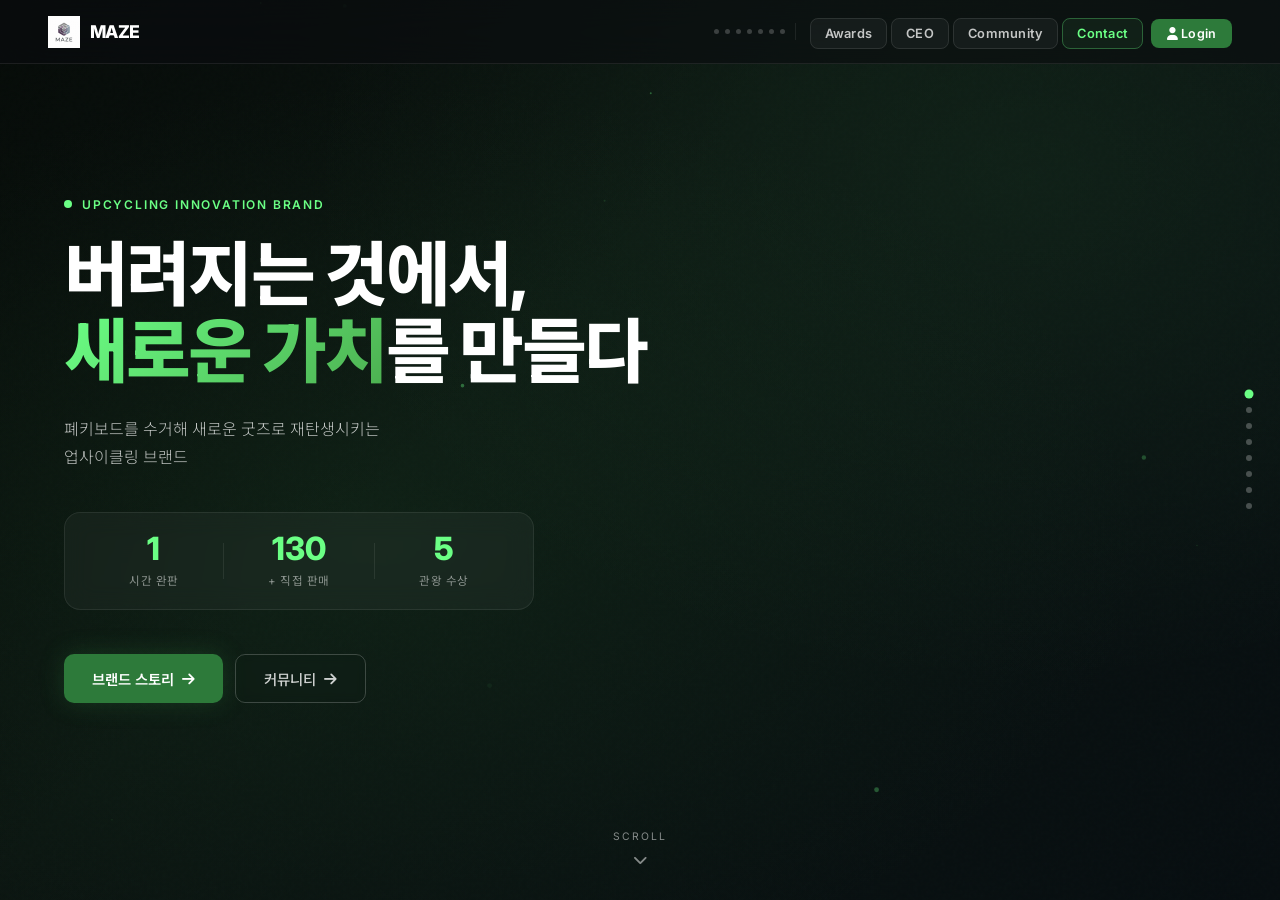
<file: index.html>
<!DOCTYPE html>
<html lang="ko">
<head>
<meta charset="UTF-8"/>
<meta name="viewport" content="width=device-width, initial-scale=1.0"/>
<title>MAZE — 버려지는 것에서, 새로운 가치를 만들다</title>
<meta name="description" content="폐키보드 업사이클링으로 새로운 가치를 만드는 기업 MAZE"/>
<link href="https://fonts.googleapis.com/css2?family=Inter:wght@200;300;400;500;600;700;800;900&family=Noto+Sans+KR:wght@200;300;400;500;600;700;800&display=swap" rel="stylesheet"/>
<link rel="stylesheet" href="https://cdn.jsdelivr.net/npm/@fortawesome/fontawesome-free@6.4.0/css/all.min.css"/>
<link rel="stylesheet" href="css/style.css"/>
<!-- 이미지 preload: 슬라이드 3~5에서 쓰이는 핵심 이미지 미리 로드 -->
<link rel="preload" as="image" href="images/click-to-green.jpg"/>
<link rel="preload" as="image" href="images/wonrse-keycap.jpg"/>
</head>
<body>

<!-- ── NAV ── -->
<nav id="nav">
  <a href="index.html" class="nav-logo">
    <img src="images/logo.png" alt="MAZE"/>
    <span>MAZE</span>
  </a>
  <div class="nav-right">
    <!-- 숨김 슬라이드 도트 (인디케이터만 사용) -->
    <nav class="nav-hidden-slides" aria-label="슬라이드 바로가기">
      <a href="#" data-slide="0" class="nav-dot-link" title="Home"></a>
      <a href="#" data-slide="1" class="nav-dot-link" title="About"></a>
      <a href="#" data-slide="2" class="nav-dot-link" title="Problem"></a>
      <a href="#" data-slide="3" class="nav-dot-link" title="Solution"></a>
      <a href="#" data-slide="4" class="nav-dot-link" title="Products"></a>
      <a href="#" data-slide="5" class="nav-dot-link" title="Projects"></a>
      <a href="#" data-slide="6" class="nav-dot-link" title="Impact"></a>
    </nav>
    <ul class="nav-links" id="navLinks">
      <li><a href="awards.html" class="nav-btn">Awards</a></li>
      <li><a href="about-ceo.html" class="nav-btn">CEO</a></li>
      <li><a href="community.html" class="nav-btn">Community</a></li>
      <li><a href="#" data-slide="7" class="nav-btn nav-btn-contact">Contact</a></li>
      <li><a href="login.html" class="nav-login" id="navLoginBtn"><i class="fas fa-user"></i> <span id="navLoginText">Login</span></a></li>
    </ul>
    <button class="hamburger" id="hamburger" aria-label="메뉴">
      <span></span><span></span><span></span>
    </button>
  </div>
</nav>

<!-- ── SLIDE INDICATOR ── -->
<div class="slide-indicator" id="slideIndicator"></div>

<!-- ── FULLPAGE WRAPPER ── -->
<div id="fullpage">

  <!-- SLIDE 0: HERO -->
  <section class="slide" id="slide-0" data-index="0">
    <div class="slide-bg slide-bg-hero">
      <div class="hero-grain"></div>
      <div class="hero-gradient"></div>
      <canvas id="heroCanvas"></canvas>
    </div>
    <div class="slide-content hero-content">
      <div class="hero-eyebrow" data-anim="fadeUp" data-delay="0">
        <span class="dot-green"></span>
        <span>Upcycling Innovation Brand</span>
      </div>
      <h1 class="hero-title" data-anim="fadeUp" data-delay="150">
        버려지는 것에서,<br/>
        <em>새로운 가치</em>를 만들다
      </h1>
      <p class="hero-sub" data-anim="fadeUp" data-delay="300">
        폐키보드를 수거해 새로운 굿즈로 재탄생시키는<br class="pc-only"/>
        업사이클링 브랜드
      </p>
      <div class="hero-metrics" data-anim="fadeUp" data-delay="450">
        <div class="metric"><strong class="count-num" data-target="1">0</strong><small>시간 완판</small></div>
        <div class="metric-div"></div>
        <div class="metric"><strong class="count-num" data-target="130">0</strong><small>+ 직접 판매</small></div>
        <div class="metric-div"></div>
        <div class="metric"><strong class="count-num" data-target="5">0</strong><small>관왕 수상</small></div>
      </div>
      <div class="hero-cta" data-anim="fadeUp" data-delay="600">
        <button class="btn-primary" onclick="goSlide(1)">브랜드 스토리 <i class="fas fa-arrow-right"></i></button>
        <a href="community.html" class="btn-ghost">커뮤니티 <i class="fas fa-arrow-right"></i></a>
      </div>
    </div>
    <div class="scroll-hint" onclick="goSlide(1)">
      <span>Scroll</span>
      <div class="scroll-arrow"><i class="fas fa-chevron-down"></i></div>
    </div>
  </section>

  <!-- SLIDE 1: ABOUT -->
  <section class="slide" id="slide-1" data-index="1">
    <div class="slide-bg about-bg"></div>
    <div class="slide-content about-layout">
      <div class="about-left" data-anim="slideRight">
        <span class="label-tag">About MAZE</span>
        <h2>업사이클링으로<br/>세상을 바꾸다</h2>
        <p>메이즈는 지역에서 버려지는 자원을 수거하여<br/>
        새로운 제품으로 재탄생시키는 업사이클링 기업입니다.<br/><br/>
        단순한 재활용을 넘어, <strong>아이디어 → 제품 → 판매 → 사회적 가치</strong>로<br/>
        이어지는 순환 구조를 실현합니다.</p>
        <div class="about-tags">
          <span><i class="fas fa-recycle"></i> 업사이클링</span>
          <span><i class="fas fa-leaf"></i> ESG 경영</span>
          <span><i class="fas fa-heart"></i> 사회적 가치</span>
        </div>
        <div class="about-philosophy">
          <i class="fas fa-quote-left"></i>
          <p>"아이디어가 작더라도,<br/>세상에 가치가 있다면 반드시 만들어낸다"</p>
        </div>
      </div>
      <div class="about-right" data-anim="slideLeft">
        <div class="about-journey">
          <div class="journey-step active">
            <div class="js-num">01</div>
            <div class="js-body">
              <h4>수거</h4>
              <p>전북 지역 폐키보드 무상 수거</p>
            </div>
          </div>
          <div class="journey-line"></div>
          <div class="journey-step">
            <div class="js-num">02</div>
            <div class="js-body">
              <h4>업사이클링</h4>
              <p>분해·세척·재조립으로 굿즈 제작</p>
            </div>
          </div>
          <div class="journey-line"></div>
          <div class="journey-step">
            <div class="js-num">03</div>
            <div class="js-body">
              <h4>판매·기부</h4>
              <p>판매 후 수익 일부 사회 환원</p>
            </div>
          </div>
          <div class="journey-line"></div>
          <div class="journey-step">
            <div class="js-num">04</div>
            <div class="js-body">
              <h4>나눔·순환</h4>
              <p>수익의 사회 환원 및 재투자</p>
            </div>
          </div>
        </div>
      </div>
    </div>
  </section>

  <!-- SLIDE 2: PROBLEM -->
  <section class="slide" id="slide-2" data-index="2">
    <div class="slide-bg problem-bg"></div>
    <div class="slide-content problem-layout">
      <div class="problem-header" data-anim="fadeUp">
        <span class="label-tag label-red">Problem</span>
        <h2>우리가 외면했던<br/>전자폐기물 문제</h2>
      </div>
      <div class="problem-cards" data-anim="fadeUp" data-delay="200">
        <div class="prob-card">
          <div class="prob-icon"><i class="fas fa-globe-asia"></i></div>
          <div class="prob-num">
            <span class="count-num" data-target="16" data-suffix="kg">0</span>
          </div>
          <h4>한국 1인당 전자폐기물</h4>
          <p>세계 평균 7.3kg을 <strong>2배 이상</strong> 초과하는 한국의 전자폐기물 배출량</p>
        </div>
        <div class="prob-card">
          <div class="prob-icon"><i class="fas fa-keyboard"></i></div>
          <div class="prob-num">
            <span class="count-num" data-target="95" data-suffix="%">0</span>
          </div>
          <h4>키보드 전량 폐기율</h4>
          <p>일부 키 불량만으로도 <strong>전체 키보드</strong>를 버리는 소비 패턴</p>
        </div>
        <div class="prob-card">
          <div class="prob-icon"><i class="fas fa-layer-group"></i></div>
          <div class="prob-num">
            <span>4+</span>
          </div>
          <h4>복합 소재 분리불가</h4>
          <p>기판·몸체·키캡·스위치 등 <strong>4종 이상 혼합 소재</strong>로 분리배출 불가능</p>
        </div>
        <div class="prob-card">
          <div class="prob-icon"><i class="fas fa-fire"></i></div>
          <div class="prob-num">
            <span>매립·소각</span>
          </div>
          <h4>환경오염 직결</h4>
          <p>일반 쓰레기로 분류된 전자폐기물의 <strong>중금속·유해물질</strong> 방출</p>
        </div>
      </div>
    </div>
  </section>

  <!-- SLIDE 3: SOLUTION -->
  <section class="slide" id="slide-3" data-index="3">
    <div class="slide-bg solution-bg"></div>
    <div class="slide-content solution-layout">
      <div class="sol-left" data-anim="slideRight">
        <span class="label-tag">Solution</span>
        <h2>폐기물을<br/>굿즈로, 가치로</h2>
        <p>MAZE는 버려진 키보드의 스위치(축)를 직접 수거·분해·세척하여<br/>
        <strong>키캡 키링</strong>으로 재탄생시킵니다.<br/><br/>
        누를 때마다 녹색 빛이 들어오는 이 작은 키링 하나에,<br/>
        환경을 생각하는 마음이 담겨 있습니다.</p>
        <div class="sol-flow">
          <div class="sf-step"><i class="fas fa-box-open"></i><span>수거</span></div>
          <div class="sf-arrow"><i class="fas fa-long-arrow-alt-right"></i></div>
          <div class="sf-step"><i class="fas fa-tools"></i><span>가공</span></div>
          <div class="sf-arrow"><i class="fas fa-long-arrow-alt-right"></i></div>
          <div class="sf-step"><i class="fas fa-star"></i><span>제품화</span></div>
          <div class="sf-arrow"><i class="fas fa-long-arrow-alt-right"></i></div>
          <div class="sf-step"><i class="fas fa-heart"></i><span>가치 창출</span></div>
        </div>
      </div>
      <div class="sol-right" data-anim="slideLeft">
        <div class="sol-image-wrap">
          <img src="images/click-to-green.jpg" alt="Click to Green 키캡 키링"
               loading="lazy" decoding="async" width="700" height="525"/>
          <div class="sol-badge">
            <i class="fas fa-recycle"></i>
            <span>Waste → Value</span>
          </div>
        </div>
      </div>
    </div>
  </section>

  <!-- SLIDE 4: PRODUCTS -->
  <section class="slide" id="slide-4" data-index="4">
    <div class="slide-bg products-bg"></div>
    <div class="slide-content products-layout">
      <div class="prod-header" data-anim="fadeUp">
        <span class="label-tag">Products</span>
        <h2>제품 라인업</h2>
      </div>
      <div class="prod-showcase" data-anim="fadeUp" data-delay="200">
        <div class="prod-main">
          <div class="prod-img-wrap">
            <!-- 메인 제품 이미지: loading=eager (슬라이드 4 진입 시 즉시 렌더) -->
            <img src="images/click-to-green.jpg"
                 alt="폐키보드 업사이클 키캡 키링"
                 loading="lazy"
                 decoding="async"
                 width="600" height="338"/>
          </div>
          <div class="prod-info">
            <span class="prod-badge">FLAGSHIP</span>
            <h3>폐키보드 업사이클 키캡 키링</h3>
            <p>전북지역 수거 폐키보드의 스위치를 재활용.<br/>누를 때마다 녹색 LED 발광. 커스터마이징 가능.</p>
            <div class="prod-specs">
              <span><i class="fas fa-check"></i> 실제 폐키보드 소재</span>
              <span><i class="fas fa-check"></i> LED 발광 내장</span>
              <span><i class="fas fa-check"></i> 브랜드 커스텀</span>
            </div>
          </div>
        </div>
        <div class="prod-sub-grid">
          <div class="prod-sub">
            <div class="prod-sub-imgwrap">
              <img src="images/wonrse-keycap.jpg"
                   alt="원광대학교 키캡 키링"
                   loading="lazy"
                   decoding="async"
                   width="200" height="180"/>
            </div>
            <div class="ps-info">
              <span class="ps-tag">대학 납품</span>
              <h4>원광대 에디션</h4>
              <p>엑스포·페스티벌 답례품</p>
            </div>
          </div>
          <div class="prod-sub coming">
            <div class="coming-icon"><i class="fas fa-plus-circle"></i></div>
            <div class="ps-info">
              <span class="ps-tag ps-dev">준비 중</span>
              <h4>커스텀 굿즈 확장</h4>
              <p>기업·브랜드 맞춤 제작</p>
            </div>
          </div>
        </div>
      </div>
    </div>
  </section>

  <!-- SLIDE 5: PROJECTS -->
  <section class="slide" id="slide-5" data-index="5">
    <div class="slide-bg projects-bg"></div>
    <div class="slide-content projects-layout">
      <div class="proj-left" data-anim="slideRight">
        <span class="label-tag">Projects</span>
        <h2>Green Cycle<br/>Project</h2>
        <p class="proj-collab">전북현대모터스FC × MAZE, 2024</p>
        <p>전주월드컵경기장 팝업스토어 운영.<br/>
        폐키보드를 수거해 전북현대 테마 키캡 키링을 제작,<br/>
        팬과 함께 만든 ESG 프로젝트.</p>
        <div class="proj-results">
          <div class="pr-item">
            <strong>1hr</strong>
            <span>전량 완판</span>
          </div>
          <div class="pr-item">
            <strong>초록우산</strong>
            <span>수익금 전액 기부</span>
          </div>
          <div class="pr-item">
            <strong>Fan+Eco</strong>
            <span>팬 참여형 ESG</span>
          </div>
        </div>
        <div class="proj-news-link">
          <a href="https://www.hyundaimotorgroup.com/ko/news/CONT0000000000208340" target="_blank" rel="noopener noreferrer" class="news-btn">
            <div class="news-btn-icon"><i class="fas fa-newspaper"></i></div>
            <div class="news-btn-text">
              <span class="news-btn-label">현대자동차그룹 공식 뉴스</span>
              <span class="news-btn-title">그린 사이클 프로젝트 보도 자료 →</span>
            </div>
          </a>
        </div>
        <blockquote class="proj-quote">
          "단순 판매를 넘어, 환경·스포츠·지역을 하나로 연결한 순환의 이야기"
        </blockquote>
      </div>
      <div class="proj-right" data-anim="slideLeft">
        <div class="proj-gallery">
          <div class="pg-main">
            <img src="images/green-cycle-poster.jpg" alt="Green Cycle Poster"
                 loading="lazy" decoding="async" width="600" height="400"/>
          </div>
          <div class="pg-sub">
            <img src="images/green-cycle-product.jpg" alt="Green Cycle Product"
                 loading="lazy" decoding="async" width="300" height="200"/>
          </div>
        </div>
      </div>
    </div>
  </section>

  <!-- SLIDE 6: IMPACT -->
  <section class="slide" id="slide-6" data-index="6">
    <div class="slide-bg impact-bg"></div>
    <div class="slide-content impact-layout">
      <div class="impact-header" data-anim="fadeUp">
        <span class="label-tag label-gold">Impact</span>
        <h2>숫자로 증명된<br/>실행력</h2>
      </div>
      <div class="impact-grid" data-anim="fadeUp" data-delay="200">
        <div class="impact-card large">
          <div class="ic-number"><span class="count-num" data-target="1">0</span><sub>hr</sub></div>
          <h4>팝업스토어 완판</h4>
          <p>전주월드컵경기장 오픈 1시간 이내 전량 완판. 강력한 시장 검증.</p>
        </div>
        <div class="impact-card">
          <div class="ic-number"><span class="count-num" data-target="130">0</span><sub>+</sub></div>
          <h4>플리마켓 직판</h4>
          <p>130개 이상 직접 판매로 소비자 반응 검증 완료.</p>
        </div>
        <div class="impact-card">
          <div class="ic-number"><i class="fas fa-child" style="font-size:1.6rem;color:#6bff85"></i></div>
          <h4>초록우산 기부</h4>
          <p>1차 판매 수익금 전액을 초록우산 어린이재단에 기부. 판매 → 나눔 순환 완성.</p>
        </div>
        <div class="impact-card">
          <div class="ic-number"><span class="count-num" data-target="5">0</span><sub>관왕</sub></div>
          <h4>창업 경진대회 수상</h4>
          <p>전북도지사상·AI대상 등 5개 경진대회 수상. 실질적으로 검증된 실행력.</p>
        </div>
        <div class="impact-card wide">
          <div class="ic-number"><i class="fas fa-seedling" style="font-size:1.8rem;color:#6bff85"></i></div>
          <h4>초록우산 기부 완료</h4>
          <p>전북현대 그린 사이클 1차 판매 수익금 전액을 초록우산 어린이재단에 기부. 판매에서 나눔까지 이어지는 순환 완성.</p>
        </div>
      </div>
      <div class="impact-more" data-anim="fadeUp" data-delay="400">
        <a href="awards.html" class="btn-outline-green">전체 수상 내역 보기 <i class="fas fa-arrow-right"></i></a>
      </div>
    </div>
  </section>

  <!-- SLIDE 7: CONTACT -->
  <section class="slide" id="slide-7" data-index="7">
    <div class="slide-bg contact-bg"></div>
    <div class="slide-content contact-layout">
      <div class="contact-left" data-anim="slideRight">
        <span class="label-tag">Contact</span>
        <h2>함께<br/>만들어요</h2>
        <p>협업·제작·납품·투자 문의<br/>모두 환영합니다</p>
        <div class="contact-links">
          <a href="https://www.instagram.com/dydgus_.0802" target="_blank" class="cl-item">
            <i class="fab fa-instagram"></i>
            <span>@dydgus_.0802</span>
          </a>
          <div class="cl-item">
            <i class="fas fa-box"></i>
            <span>기업·기관·대학 납품</span>
          </div>
          <div class="cl-item">
            <i class="fas fa-handshake"></i>
            <span>브랜드 콜라보·ESG 프로젝트</span>
          </div>
        </div>
      </div>
      <div class="contact-right" data-anim="slideLeft">
        <form class="contact-form" id="contactForm">
          <div class="cf-group">
            <input type="text" id="cfName" placeholder=" " required/>
            <label for="cfName">이름 *</label>
          </div>
          <div class="cf-group">
            <input type="tel" id="cfPhone" placeholder=" " required/>
            <label for="cfPhone">연락처 *</label>
          </div>
          <div class="cf-group">
            <select id="cfType">
              <option value="">문의 유형 선택</option>
              <option>협업 제안</option>
              <option>납품/제작 문의</option>
              <option>커스텀 주문</option>
              <option>투자/파트너십</option>
              <option>기타</option>
            </select>
          </div>
          <div class="cf-group">
            <textarea id="cfMsg" rows="4" placeholder=" " required></textarea>
            <label for="cfMsg">문의 내용 *</label>
          </div>
          <button type="submit" class="btn-primary w-full">
            <i class="fas fa-paper-plane"></i> 문의 보내기
          </button>
          <div id="cfResult"></div>
        </form>
      </div>
    </div>
    <footer class="slide-footer">
      <span>© 2025 MAZE. All rights reserved.</span>
      <div class="footer-nav">
        <a href="awards.html">Awards</a>
        <a href="about-ceo.html">CEO</a>
        <a href="community.html">Community</a>
      </div>
    </footer>
  </section>

</div><!-- /fullpage -->

<!-- ── MOBILE MENU OVERLAY ── -->
<div class="mobile-menu-overlay" id="mobileOverlay">
  <button class="overlay-close" id="overlayClose"><i class="fas fa-times"></i></button>
  <ul>
    <!-- 간단 슬라이드 이동 (Mobile 전용, 작은 폰트) -->
    <li class="mob-slide-group">
      <a href="#" data-slide="0" class="mob-slide-link">Home</a>
      <a href="#" data-slide="1" class="mob-slide-link">About</a>
      <a href="#" data-slide="2" class="mob-slide-link">Problem</a>
      <a href="#" data-slide="3" class="mob-slide-link">Solution</a>
      <a href="#" data-slide="4" class="mob-slide-link">Products</a>
      <a href="#" data-slide="5" class="mob-slide-link">Projects</a>
      <a href="#" data-slide="6" class="mob-slide-link">Impact</a>
    </li>
    <li class="mob-divider"></li>
    <li><a href="awards.html">Awards</a></li>
    <li><a href="about-ceo.html">CEO</a></li>
    <li><a href="community.html">Community</a></li>
    <li><a href="#" data-slide="7">Contact</a></li>
    <li><a href="login.html" class="mob-login"><i class="fas fa-user"></i> <span id="mobLoginText">Login</span></a></li>
  </ul>
</div>

<script src="js/main.js"></script>
</body>
</html>
</file>
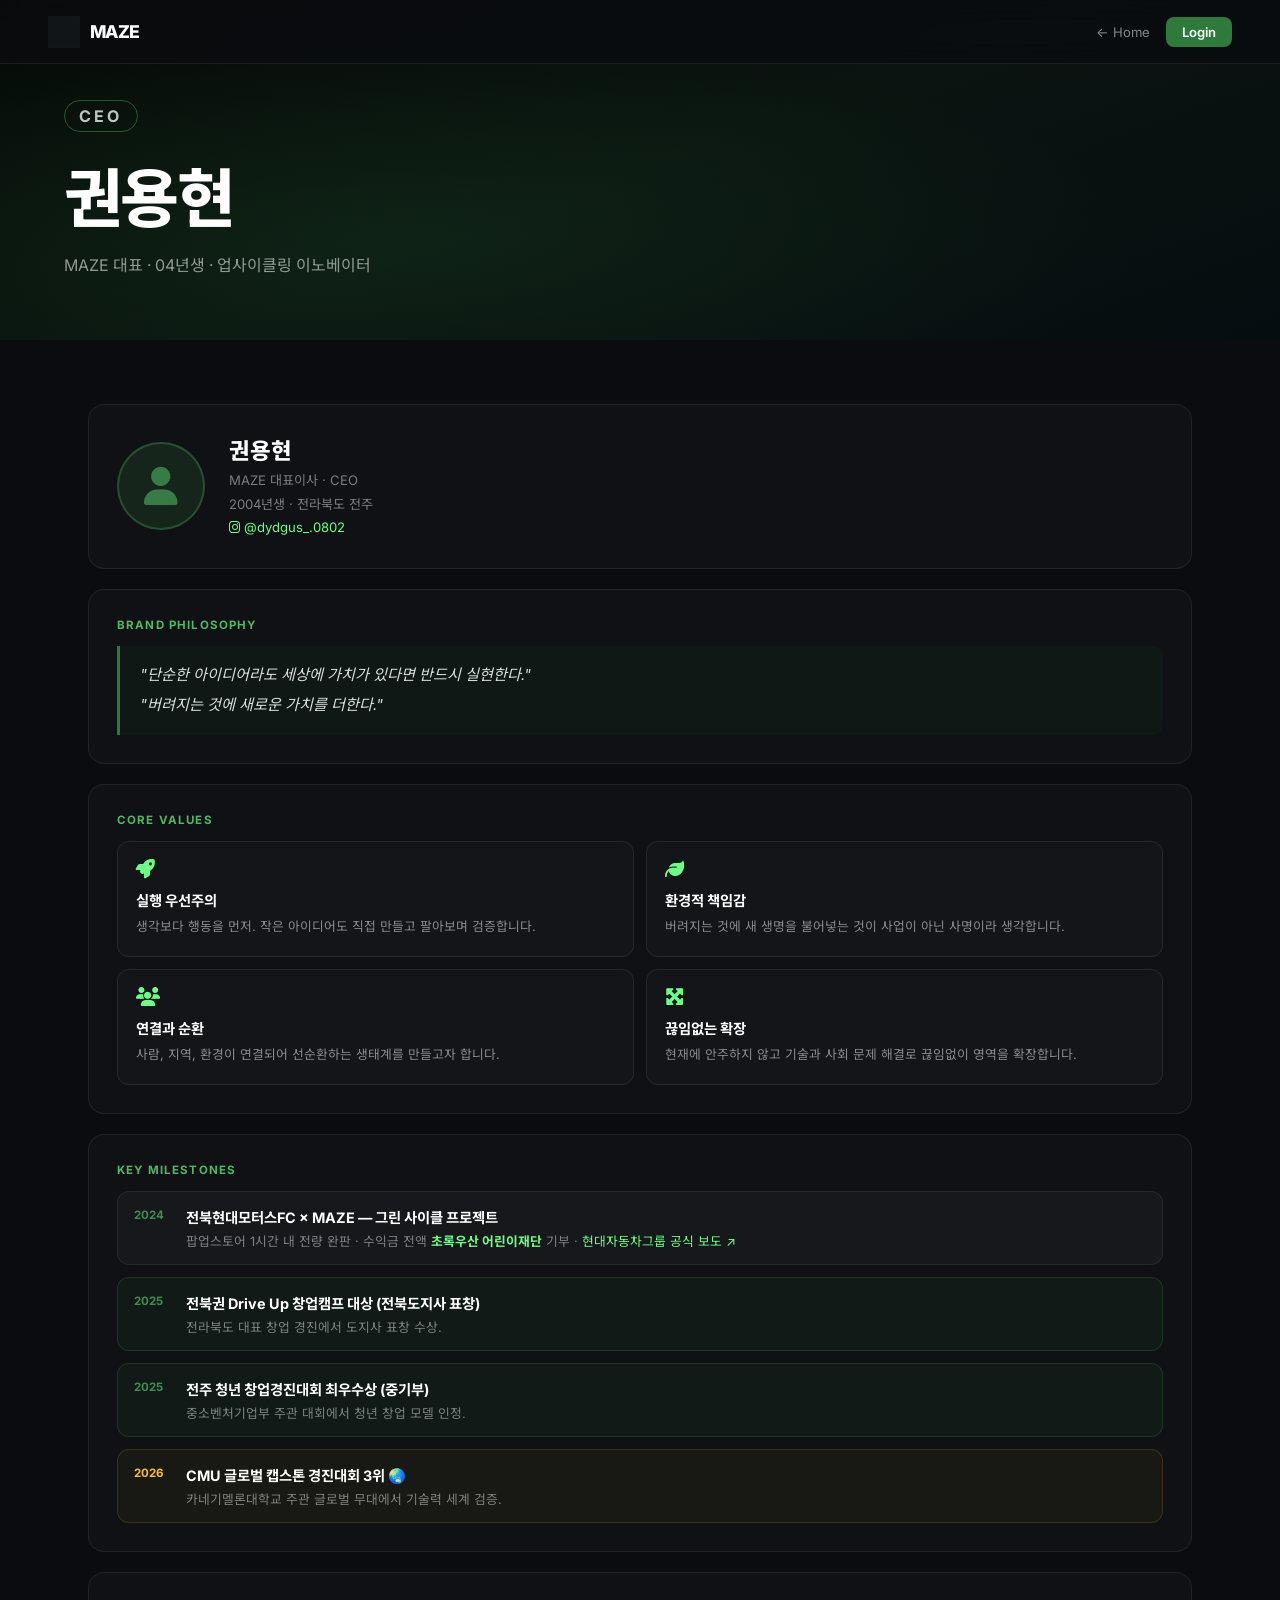
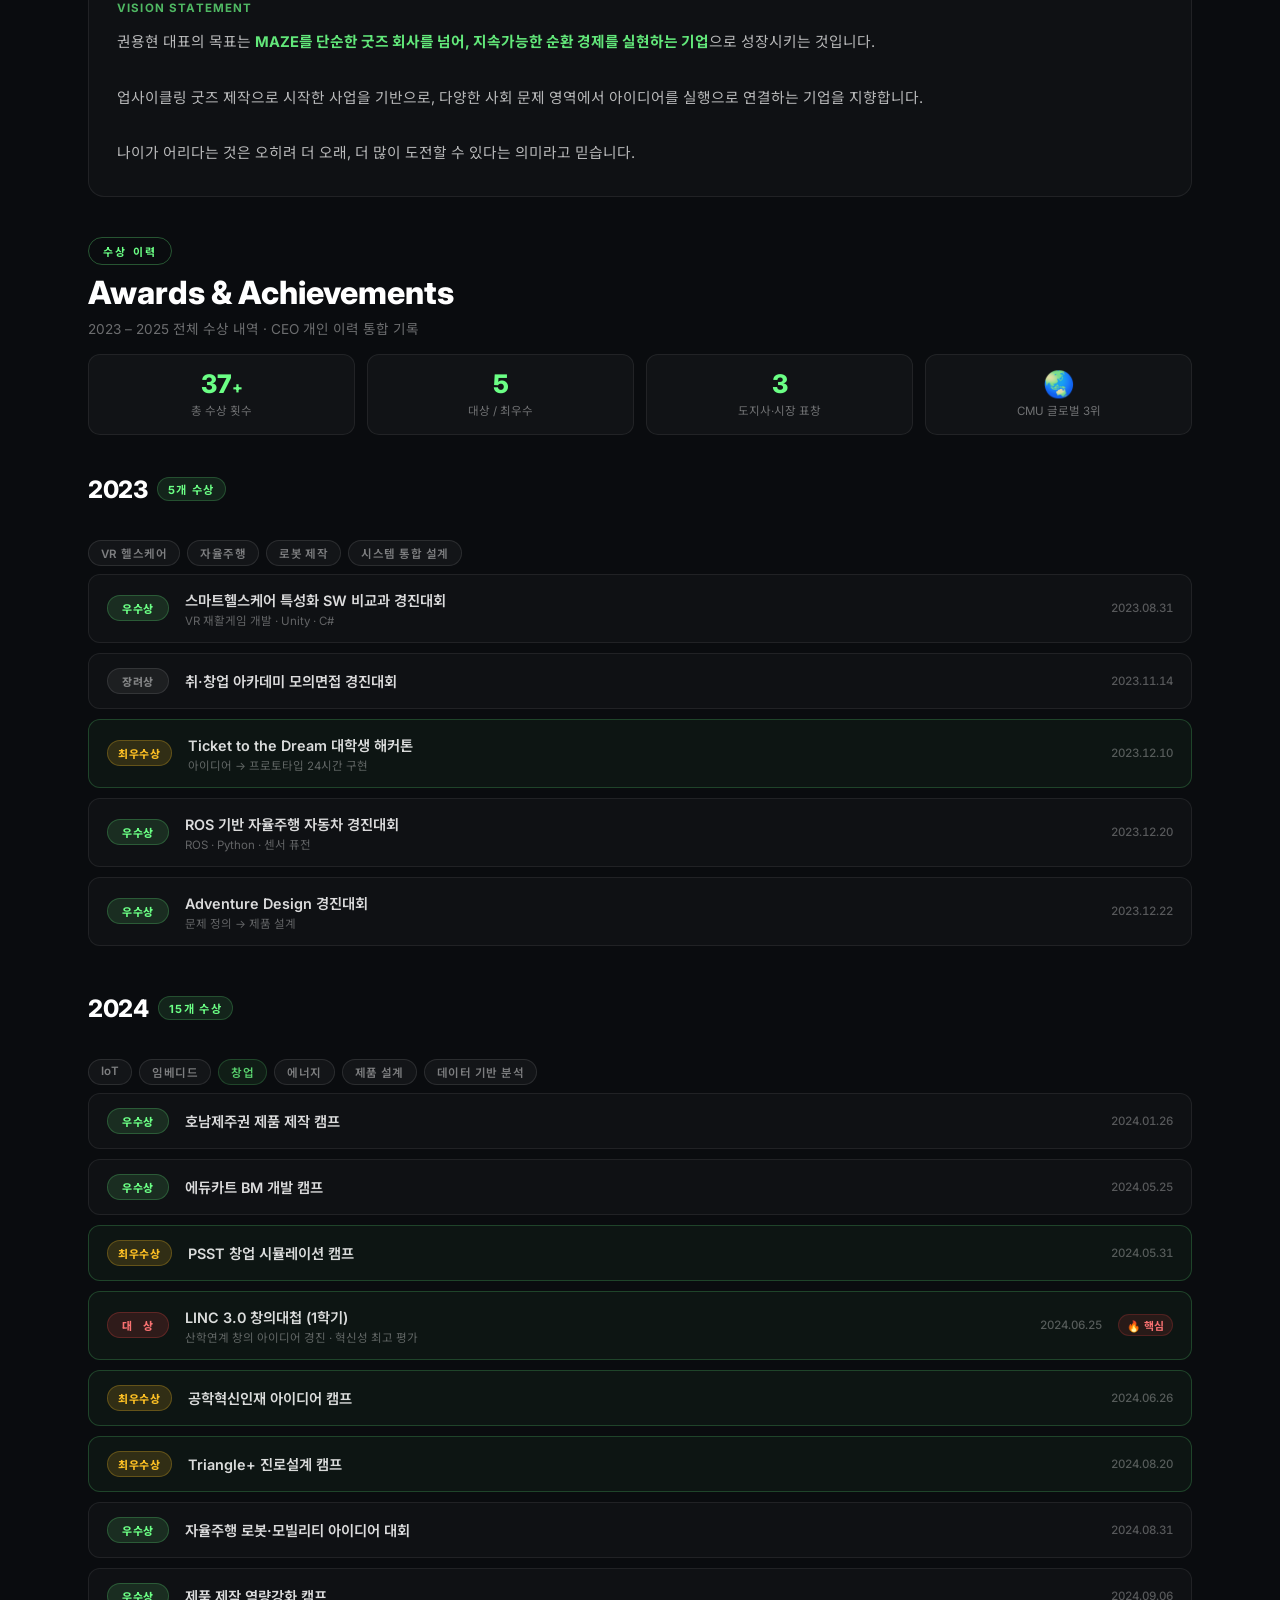
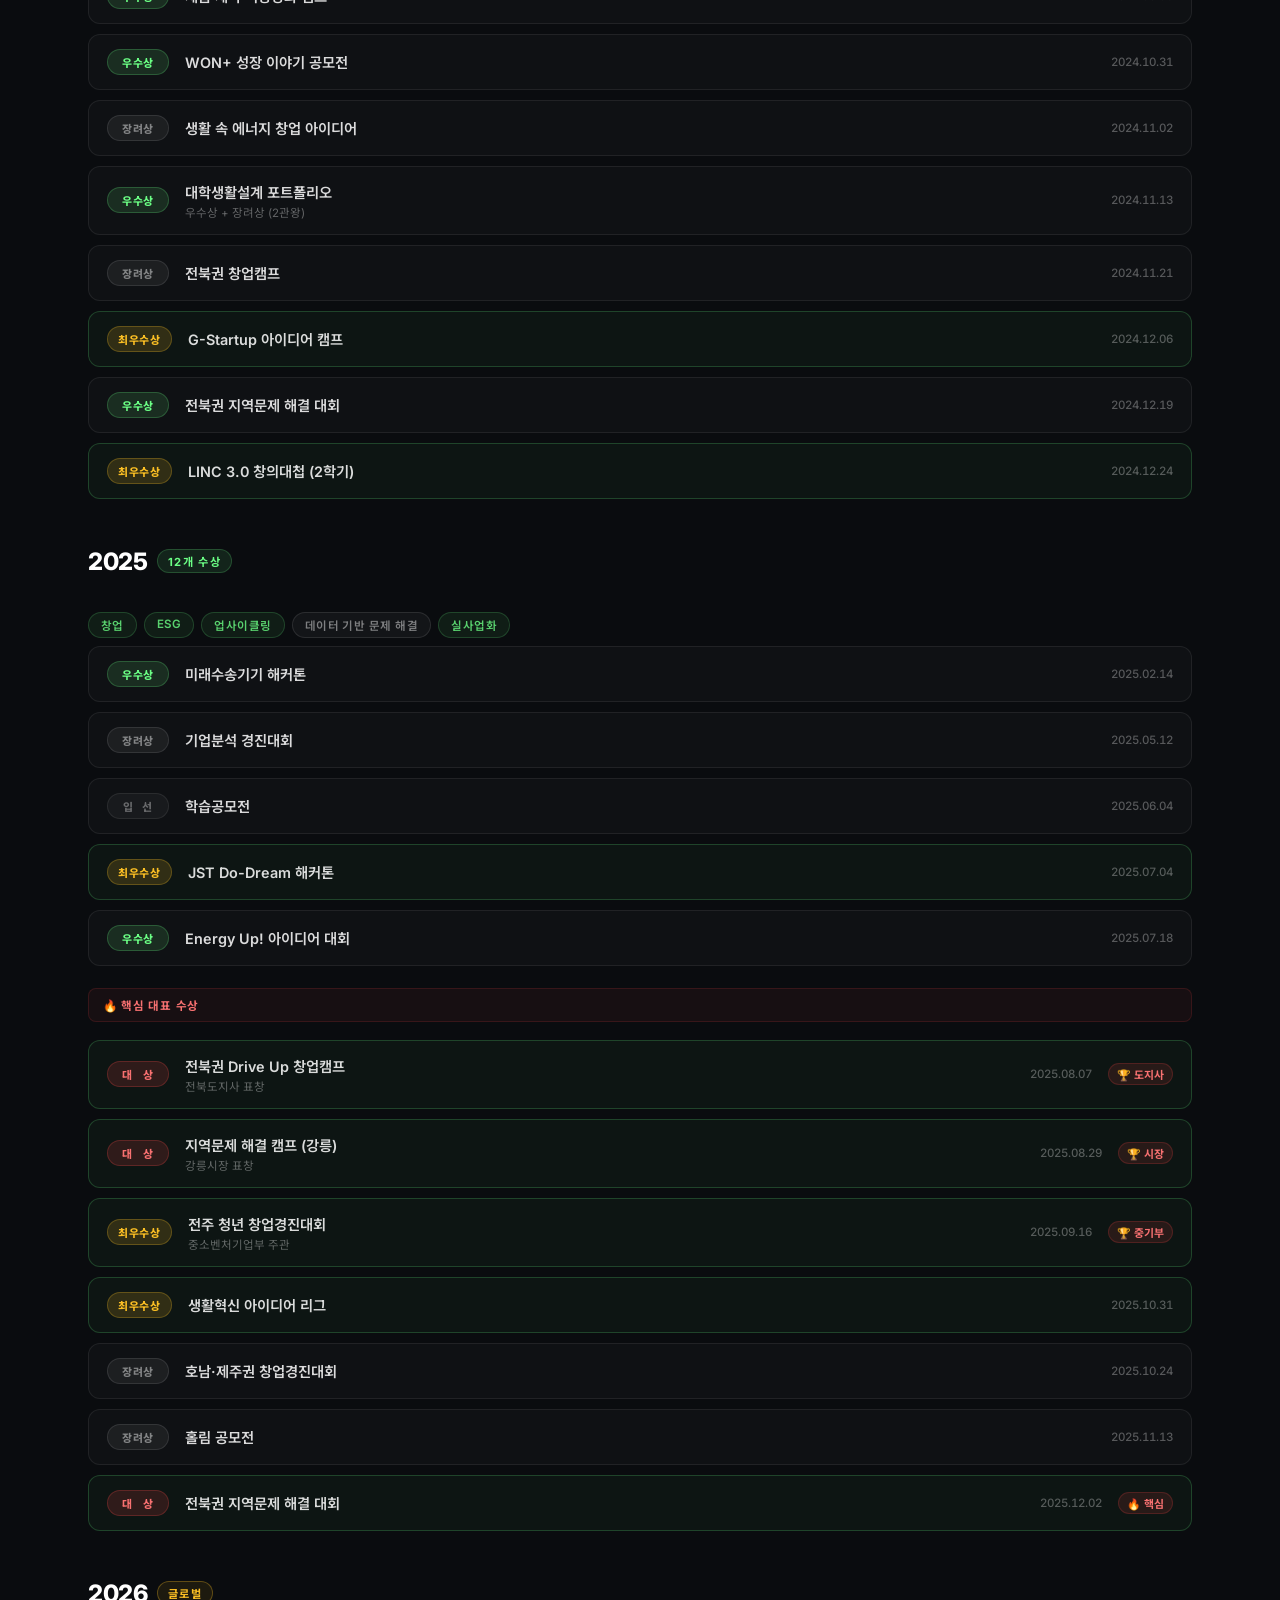
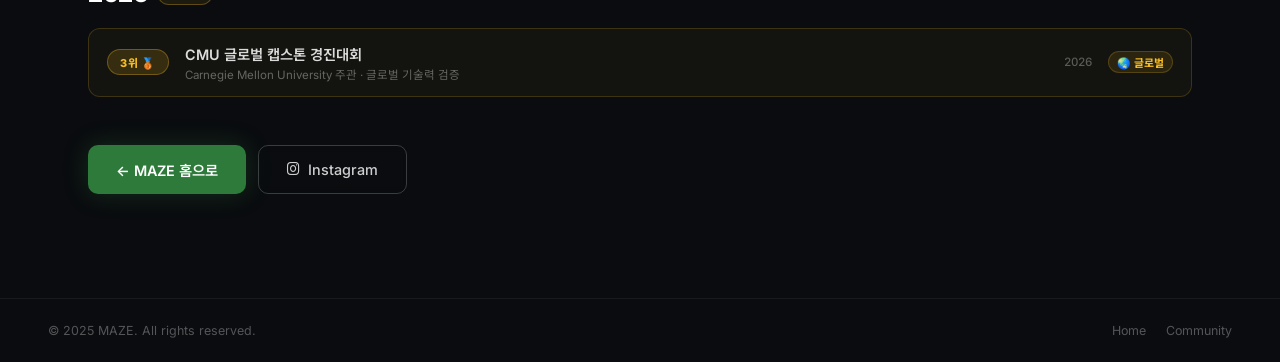
<file: about-ceo.html>
<!DOCTYPE html>
<html lang="ko">
<head>
<meta charset="UTF-8"/>
<meta name="viewport" content="width=device-width, initial-scale=1.0"/>
<title>CEO — 권용현 | MAZE</title>
<link href="https://fonts.googleapis.com/css2?family=Inter:wght@200;300;400;500;600;700;800;900&family=Noto+Sans+KR:wght@300;400;500;600;700;800&display=swap" rel="stylesheet"/>
<link rel="stylesheet" href="https://cdn.jsdelivr.net/npm/@fortawesome/fontawesome-free@6.4.0/css/all.min.css"/>
<link rel="stylesheet" href="css/style.css"/>
<style>
html,body{overflow:auto!important;height:auto}
#fullpage{overflow:visible!important;height:auto!important;scroll-snap-type:none!important}
body{background:#0a0c0f}

/* ── AWARD TIMELINE ── */
.award-year-block{margin-bottom:48px}
.award-year-label{
  display:inline-flex;align-items:center;gap:10px;
  font-size:1.5rem;font-weight:800;letter-spacing:-0.02em;
  color:#fff;margin-bottom:20px;
}
.award-year-label .yr-num{
  font-size:0.7rem;font-weight:700;letter-spacing:.12em;
  color:#6bff85;background:rgba(107,255,133,0.1);
  border:1px solid rgba(107,255,133,0.2);
  padding:3px 10px;border-radius:100px;
}

.award-list{display:flex;flex-direction:column;gap:10px}

.award-row{
  display:flex;align-items:center;gap:16px;
  padding:14px 18px;
  background:rgba(255,255,255,0.025);
  border:1px solid rgba(255,255,255,0.07);
  border-radius:12px;
  transition:background .2s,border-color .2s,transform .2s;
}
.award-row:hover{
  background:rgba(255,255,255,0.05);
  border-color:rgba(107,255,133,0.15);
  transform:translateX(4px);
}
.award-row.highlight{
  background:rgba(107,255,133,0.04);
  border-color:rgba(107,255,133,0.2);
}
.award-row.highlight-gold{
  background:rgba(251,191,36,0.04);
  border-color:rgba(251,191,36,0.18);
}

.award-rank{
  flex-shrink:0;
  font-size:0.68rem;font-weight:800;letter-spacing:.06em;
  padding:4px 10px;border-radius:100px;white-space:nowrap;
  min-width:62px;text-align:center;
}
.rank-grand{background:rgba(239,68,68,0.15);color:#f87171;border:1px solid rgba(239,68,68,0.25)}
.rank-best{background:rgba(251,191,36,0.15);color:#fbbf24;border:1px solid rgba(251,191,36,0.25)}
.rank-excel{background:rgba(107,255,133,0.12);color:#6bff85;border:1px solid rgba(107,255,133,0.22)}
.rank-good{background:rgba(99,102,241,0.12);color:#a5b4fc;border:1px solid rgba(99,102,241,0.22)}
.rank-encour{background:rgba(255,255,255,0.06);color:rgba(255,255,255,0.45);border:1px solid rgba(255,255,255,0.1)}
.rank-enter{background:rgba(255,255,255,0.04);color:rgba(255,255,255,0.35);border:1px solid rgba(255,255,255,0.08)}

.award-name{
  flex:1;
  font-size:0.9rem;font-weight:600;color:rgba(255,255,255,0.85);
}
.award-name .award-sub{
  display:block;font-size:0.72rem;font-weight:400;
  color:rgba(255,255,255,0.35);margin-top:2px;
}
.award-date{
  flex-shrink:0;
  font-size:0.72rem;color:rgba(255,255,255,0.3);
  font-weight:500;white-space:nowrap;
  font-variant-numeric:tabular-nums;
}
.award-hot{
  flex-shrink:0;font-size:0.68rem;font-weight:700;
  color:#f87171;background:rgba(239,68,68,0.12);
  padding:2px 8px;border-radius:100px;border:1px solid rgba(239,68,68,0.2);
  white-space:nowrap;
}

/* ── KEYWORD TAGS ── */
.kw-row{display:flex;flex-wrap:wrap;gap:7px;margin:16px 0 8px}
.kw-tag{
  font-size:0.72rem;font-weight:600;letter-spacing:.04em;
  padding:4px 12px;border-radius:100px;
  background:rgba(255,255,255,0.04);border:1px solid rgba(255,255,255,0.1);
  color:rgba(255,255,255,0.45);
}
.kw-tag.green{background:rgba(107,255,133,0.07);border-color:rgba(107,255,133,0.18);color:rgba(107,255,133,0.8)}

/* ── STATS BAR ── */
.award-stats{
  display:grid;grid-template-columns:repeat(4,1fr);gap:12px;
  margin-bottom:40px;
}
@media(max-width:640px){.award-stats{grid-template-columns:repeat(2,1fr)}}
.stat-box{
  padding:16px;background:rgba(255,255,255,0.03);
  border:1px solid rgba(255,255,255,0.07);border-radius:12px;
  text-align:center;
}
.stat-box .sn{font-size:1.6rem;font-weight:800;color:#6bff85;line-height:1}
.stat-box .sl{font-size:0.72rem;color:rgba(255,255,255,0.4);margin-top:5px}

/* ── SECTION CARD ── */
.ceo-card{
  background:rgba(255,255,255,0.025);
  border:1px solid rgba(255,255,255,0.07);
  border-radius:16px;padding:28px 28px;
  margin-bottom:20px;
}
.ceo-card h3{
  font-size:0.72rem;font-weight:700;letter-spacing:.1em;
  color:rgba(107,255,133,0.7);text-transform:uppercase;margin-bottom:14px;
}

/* ── VALUE GRID ── */
.value-cards{display:grid;grid-template-columns:repeat(2,1fr);gap:12px}
@media(max-width:560px){.value-cards{grid-template-columns:1fr}}
.value-card{
  padding:18px;background:rgba(255,255,255,0.02);
  border:1px solid rgba(255,255,255,0.07);border-radius:12px;
}
.value-card i{font-size:1.2rem;color:#6bff85;margin-bottom:10px}
.value-card h4{font-size:0.9rem;font-weight:700;margin-bottom:6px}
.value-card p{font-size:0.8rem;color:rgba(255,255,255,0.5);line-height:1.7}

/* ── PORTRAIT ── */
.ceo-portrait-wrap{
  display:flex;align-items:center;gap:24px;
  padding:28px;background:rgba(255,255,255,0.025);
  border:1px solid rgba(255,255,255,0.07);border-radius:16px;margin-bottom:20px;
}
.ceo-avatar{
  width:88px;height:88px;border-radius:50%;
  background:rgba(45,122,58,0.2);border:2px solid rgba(107,255,133,0.2);
  display:flex;align-items:center;justify-content:center;flex-shrink:0;
}
.ceo-avatar i{font-size:2.4rem;color:rgba(107,255,133,0.4)}
.ceo-id h2{font-size:1.4rem;font-weight:800;margin-bottom:4px}
.ceo-id p{font-size:0.82rem;color:rgba(255,255,255,0.45);line-height:1.8}
.ceo-id a{color:#6bff85}

@media(max-width:480px){
  .ceo-portrait-wrap{flex-direction:column;text-align:center}
  .award-row{flex-wrap:wrap}
  .award-date{display:none}
}
</style>
</head>
<body class="subpage-body">

<!-- NAV -->
<nav class="subpage-nav">
  <a href="index.html" class="nav-logo">
    <img src="images/logo.png" alt="MAZE"/>
    <span>MAZE</span>
  </a>
  <div style="display:flex;gap:16px;align-items:center">
    <a href="index.html" style="font-size:0.82rem;color:rgba(255,255,255,0.5);transition:color .2s" onmouseover="this.style.color='#fff'" onmouseout="this.style.color='rgba(255,255,255,0.5)'">← Home</a>
    <a href="login.html" id="ceoLoginBtn" style="font-size:0.82rem;background:#2d7a3a;color:#fff;padding:7px 16px;border-radius:8px;font-weight:600">Login</a>
  </div>
</nav>

<!-- HERO -->
<div class="subpage-hero" style="min-height:240px;padding-top:100px">
  <div class="subpage-hero-content">
    <p class="label-tag" style="margin-bottom:16px">CEO</p>
    <h1>권용현</h1>
    <p style="color:rgba(255,255,255,0.55);font-size:1rem">MAZE 대표 · 04년생 · 업사이클링 이노베이터</p>
  </div>
</div>

<!-- CONTENT -->
<div class="subpage-content">

  <!-- PORTRAIT CARD -->
  <div class="ceo-portrait-wrap">
    <div class="ceo-avatar"><i class="fas fa-user"></i></div>
    <div class="ceo-id">
      <h2>권용현</h2>
      <p>
        MAZE 대표이사 · CEO<br/>
        2004년생 · 전라북도 전주<br/>
        <a href="https://www.instagram.com/dydgus_.0802" target="_blank"><i class="fab fa-instagram"></i> @dydgus_.0802</a>
      </p>
    </div>
  </div>

  <!-- PHILOSOPHY -->
  <div class="ceo-card">
    <h3>Brand Philosophy</h3>
    <blockquote style="border-left:3px solid #2d7a3a;padding:14px 20px;background:rgba(45,122,58,0.07);border-radius:0 10px 10px 0;font-style:italic;line-height:2;color:rgba(255,255,255,0.85);font-size:0.95rem">
      "단순한 아이디어라도 세상에 가치가 있다면 반드시 실현한다."<br/>
      "버려지는 것에 새로운 가치를 더한다."
    </blockquote>
  </div>

  <!-- CORE VALUES -->
  <div class="ceo-card">
    <h3>Core Values</h3>
    <div class="value-cards">
      <div class="value-card"><i class="fas fa-rocket"></i><h4>실행 우선주의</h4><p>생각보다 행동을 먼저. 작은 아이디어도 직접 만들고 팔아보며 검증합니다.</p></div>
      <div class="value-card"><i class="fas fa-leaf"></i><h4>환경적 책임감</h4><p>버려지는 것에 새 생명을 불어넣는 것이 사업이 아닌 사명이라 생각합니다.</p></div>
      <div class="value-card"><i class="fas fa-users"></i><h4>연결과 순환</h4><p>사람, 지역, 환경이 연결되어 선순환하는 생태계를 만들고자 합니다.</p></div>
      <div class="value-card"><i class="fas fa-expand-arrows-alt"></i><h4>끊임없는 확장</h4><p>현재에 안주하지 않고 기술과 사회 문제 해결로 끊임없이 영역을 확장합니다.</p></div>
    </div>
  </div>

  <!-- KEY MILESTONES -->
  <div class="ceo-card">
    <h3>Key Milestones</h3>
    <div style="display:flex;flex-direction:column;gap:12px">
      <div style="display:flex;gap:16px;padding:14px 16px;background:rgba(255,255,255,0.03);border:1px solid rgba(255,255,255,0.07);border-radius:12px">
        <span style="font-size:0.72rem;font-weight:700;color:rgba(107,255,133,0.5);min-width:36px;padding-top:2px">2024</span>
        <div><strong style="font-size:0.9rem">전북현대모터스FC × MAZE — 그린 사이클 프로젝트</strong>
          <p style="font-size:0.8rem;color:rgba(255,255,255,0.45);margin-top:4px">팝업스토어 1시간 내 전량 완판 · 수익금 전액 <strong style="color:#6bff85">초록우산 어린이재단</strong> 기부 · <a href="https://www.hyundaimotorgroup.com/ko/news/CONT0000000000208340" target="_blank" style="color:#6bff85">현대자동차그룹 공식 보도 ↗</a></p>
        </div>
      </div>
      <div style="display:flex;gap:16px;padding:14px 16px;background:rgba(107,255,133,0.04);border:1px solid rgba(107,255,133,0.12);border-radius:12px">
        <span style="font-size:0.72rem;font-weight:700;color:rgba(107,255,133,0.5);min-width:36px;padding-top:2px">2025</span>
        <div><strong style="font-size:0.9rem">전북권 Drive Up 창업캠프 대상 (전북도지사 표창)</strong>
          <p style="font-size:0.8rem;color:rgba(255,255,255,0.45);margin-top:4px">전라북도 대표 창업 경진에서 도지사 표창 수상.</p>
        </div>
      </div>
      <div style="display:flex;gap:16px;padding:14px 16px;background:rgba(107,255,133,0.04);border:1px solid rgba(107,255,133,0.12);border-radius:12px">
        <span style="font-size:0.72rem;font-weight:700;color:rgba(107,255,133,0.5);min-width:36px;padding-top:2px">2025</span>
        <div><strong style="font-size:0.9rem">전주 청년 창업경진대회 최우수상 (중기부)</strong>
          <p style="font-size:0.8rem;color:rgba(255,255,255,0.45);margin-top:4px">중소벤처기업부 주관 대회에서 청년 창업 모델 인정.</p>
        </div>
      </div>
      <div style="display:flex;gap:16px;padding:14px 16px;background:rgba(251,191,36,0.04);border:1px solid rgba(251,191,36,0.15);border-radius:12px">
        <span style="font-size:0.72rem;font-weight:700;color:#fbbf24;min-width:36px;padding-top:2px">2026</span>
        <div><strong style="font-size:0.9rem">CMU 글로벌 캡스톤 경진대회 3위 🌏</strong>
          <p style="font-size:0.8rem;color:rgba(255,255,255,0.45);margin-top:4px">카네기멜론대학교 주관 글로벌 무대에서 기술력 세계 검증.</p>
        </div>
      </div>
    </div>
  </div>

  <!-- VISION -->
  <div class="ceo-card">
    <h3>Vision Statement</h3>
    <p style="font-size:0.92rem;color:rgba(255,255,255,0.7);line-height:1.9">
      권용현 대표의 목표는 <strong style="color:rgba(107,255,133,0.9)">MAZE를 단순한 굿즈 회사를 넘어, 지속가능한 순환 경제를 실현하는 기업</strong>으로 성장시키는 것입니다.<br/><br/>
      업사이클링 굿즈 제작으로 시작한 사업을 기반으로, 다양한 사회 문제 영역에서 아이디어를 실행으로 연결하는 기업을 지향합니다.<br/><br/>
      나이가 어리다는 것은 오히려 더 오래, 더 많이 도전할 수 있다는 의미라고 믿습니다.
    </p>
  </div>

  <!-- ══════════════════════════════════════════
       수상 이력 전체 (CEO 페이지 전용)
  ══════════════════════════════════════════ -->
  <div style="margin:40px 0 16px">
    <p class="label-tag" style="margin-bottom:8px">수상 이력</p>
    <h2 style="font-size:clamp(1.4rem,3vw,2rem);font-weight:800;margin-bottom:6px">Awards & Achievements</h2>
    <p style="font-size:0.85rem;color:rgba(255,255,255,0.4)">2023 – 2025 전체 수상 내역 · CEO 개인 이력 통합 기록</p>
  </div>

  <!-- STATS -->
  <div class="award-stats">
    <div class="stat-box"><div class="sn">37<span style="font-size:1rem">+</span></div><div class="sl">총 수상 횟수</div></div>
    <div class="stat-box"><div class="sn">5</div><div class="sl">대상 / 최우수</div></div>
    <div class="stat-box"><div class="sn">3</div><div class="sl">도지사·시장 표창</div></div>
    <div class="stat-box"><div class="sn">🌏</div><div class="sl">CMU 글로벌 3위</div></div>
  </div>

  <!-- ■ 2023 -->
  <div class="award-year-block">
    <div class="award-year-label">
      <span>2023</span>
      <span class="yr-num">5개 수상</span>
    </div>
    <div class="kw-row">
      <span class="kw-tag">VR 헬스케어</span>
      <span class="kw-tag">자율주행</span>
      <span class="kw-tag">로봇 제작</span>
      <span class="kw-tag">시스템 통합 설계</span>
    </div>
    <div class="award-list">
      <div class="award-row">
        <span class="award-rank rank-excel">우수상</span>
        <div class="award-name">스마트헬스케어 특성화 SW 비교과 경진대회<span class="award-sub">VR 재활게임 개발 · Unity · C#</span></div>
        <span class="award-date">2023.08.31</span>
      </div>
      <div class="award-row">
        <span class="award-rank rank-encour">장려상</span>
        <div class="award-name">취·창업 아카데미 모의면접 경진대회</div>
        <span class="award-date">2023.11.14</span>
      </div>
      <div class="award-row highlight">
        <span class="award-rank rank-best">최우수상</span>
        <div class="award-name">Ticket to the Dream 대학생 해커톤<span class="award-sub">아이디어 → 프로토타입 24시간 구현</span></div>
        <span class="award-date">2023.12.10</span>
      </div>
      <div class="award-row">
        <span class="award-rank rank-excel">우수상</span>
        <div class="award-name">ROS 기반 자율주행 자동차 경진대회<span class="award-sub">ROS · Python · 센서 퓨전</span></div>
        <span class="award-date">2023.12.20</span>
      </div>
      <div class="award-row">
        <span class="award-rank rank-excel">우수상</span>
        <div class="award-name">Adventure Design 경진대회<span class="award-sub">문제 정의 → 제품 설계</span></div>
        <span class="award-date">2023.12.22</span>
      </div>
    </div>
  </div>

  <!-- ■ 2024 -->
  <div class="award-year-block">
    <div class="award-year-label">
      <span>2024</span>
      <span class="yr-num">15개 수상</span>
    </div>
    <div class="kw-row">
      <span class="kw-tag">IoT</span>
      <span class="kw-tag">임베디드</span>
      <span class="kw-tag green">창업</span>
      <span class="kw-tag">에너지</span>
      <span class="kw-tag">제품 설계</span>
      <span class="kw-tag">데이터 기반 분석</span>
    </div>
    <div class="award-list">
      <div class="award-row">
        <span class="award-rank rank-excel">우수상</span>
        <div class="award-name">호남제주권 제품 제작 캠프</div>
        <span class="award-date">2024.01.26</span>
      </div>
      <div class="award-row">
        <span class="award-rank rank-excel">우수상</span>
        <div class="award-name">에듀카트 BM 개발 캠프</div>
        <span class="award-date">2024.05.25</span>
      </div>
      <div class="award-row highlight">
        <span class="award-rank rank-best">최우수상</span>
        <div class="award-name">PSST 창업 시뮬레이션 캠프</div>
        <span class="award-date">2024.05.31</span>
      </div>
      <div class="award-row highlight">
        <span class="award-rank rank-grand">대&nbsp;&nbsp;&nbsp;&nbsp;상</span>
        <div class="award-name">LINC 3.0 창의대첩 (1학기)<span class="award-sub">산학연계 창의 아이디어 경진 · 혁신성 최고 평가</span></div>
        <span class="award-date">2024.06.25</span>
        <span class="award-hot">🔥 핵심</span>
      </div>
      <div class="award-row highlight">
        <span class="award-rank rank-best">최우수상</span>
        <div class="award-name">공학혁신인재 아이디어 캠프</div>
        <span class="award-date">2024.06.26</span>
      </div>
      <div class="award-row highlight">
        <span class="award-rank rank-best">최우수상</span>
        <div class="award-name">Triangle+ 진로설계 캠프</div>
        <span class="award-date">2024.08.20</span>
      </div>
      <div class="award-row">
        <span class="award-rank rank-excel">우수상</span>
        <div class="award-name">자율주행 로봇·모빌리티 아이디어 대회</div>
        <span class="award-date">2024.08.31</span>
      </div>
      <div class="award-row">
        <span class="award-rank rank-excel">우수상</span>
        <div class="award-name">제품 제작 역량강화 캠프</div>
        <span class="award-date">2024.09.06</span>
      </div>
      <div class="award-row">
        <span class="award-rank rank-excel">우수상</span>
        <div class="award-name">WON+ 성장 이야기 공모전</div>
        <span class="award-date">2024.10.31</span>
      </div>
      <div class="award-row">
        <span class="award-rank rank-encour">장려상</span>
        <div class="award-name">생활 속 에너지 창업 아이디어</div>
        <span class="award-date">2024.11.02</span>
      </div>
      <div class="award-row">
        <span class="award-rank rank-excel">우수상</span>
        <div class="award-name">대학생활설계 포트폴리오<span class="award-sub">우수상 + 장려상 (2관왕)</span></div>
        <span class="award-date">2024.11.13</span>
      </div>
      <div class="award-row">
        <span class="award-rank rank-encour">장려상</span>
        <div class="award-name">전북권 창업캠프</div>
        <span class="award-date">2024.11.21</span>
      </div>
      <div class="award-row highlight">
        <span class="award-rank rank-best">최우수상</span>
        <div class="award-name">G-Startup 아이디어 캠프</div>
        <span class="award-date">2024.12.06</span>
      </div>
      <div class="award-row">
        <span class="award-rank rank-excel">우수상</span>
        <div class="award-name">전북권 지역문제 해결 대회</div>
        <span class="award-date">2024.12.19</span>
      </div>
      <div class="award-row highlight">
        <span class="award-rank rank-best">최우수상</span>
        <div class="award-name">LINC 3.0 창의대첩 (2학기)</div>
        <span class="award-date">2024.12.24</span>
      </div>
    </div>
  </div>

  <!-- ■ 2025 -->
  <div class="award-year-block">
    <div class="award-year-label">
      <span>2025</span>
      <span class="yr-num">12개 수상</span>
    </div>
    <div class="kw-row">
      <span class="kw-tag green">창업</span>
      <span class="kw-tag green">ESG</span>
      <span class="kw-tag green">업사이클링</span>
      <span class="kw-tag">데이터 기반 문제 해결</span>
      <span class="kw-tag green">실사업화</span>
    </div>
    <div class="award-list">
      <div class="award-row">
        <span class="award-rank rank-excel">우수상</span>
        <div class="award-name">미래수송기기 해커톤</div>
        <span class="award-date">2025.02.14</span>
      </div>
      <div class="award-row">
        <span class="award-rank rank-encour">장려상</span>
        <div class="award-name">기업분석 경진대회</div>
        <span class="award-date">2025.05.12</span>
      </div>
      <div class="award-row">
        <span class="award-rank rank-enter">입&nbsp;&nbsp;&nbsp;선</span>
        <div class="award-name">학습공모전</div>
        <span class="award-date">2025.06.04</span>
      </div>
      <div class="award-row highlight">
        <span class="award-rank rank-best">최우수상</span>
        <div class="award-name">JST Do-Dream 해커톤</div>
        <span class="award-date">2025.07.04</span>
      </div>
      <div class="award-row">
        <span class="award-rank rank-excel">우수상</span>
        <div class="award-name">Energy Up! 아이디어 대회</div>
        <span class="award-date">2025.07.18</span>
      </div>

      <div style="margin:12px 0 8px;padding:8px 14px;background:rgba(239,68,68,0.06);border:1px solid rgba(239,68,68,0.15);border-radius:8px;font-size:0.72rem;font-weight:700;color:#f87171;letter-spacing:.06em">
        🔥 핵심 대표 수상
      </div>

      <div class="award-row highlight">
        <span class="award-rank rank-grand">대&nbsp;&nbsp;&nbsp;&nbsp;상</span>
        <div class="award-name">전북권 Drive Up 창업캠프<span class="award-sub">전북도지사 표창</span></div>
        <span class="award-date">2025.08.07</span>
        <span class="award-hot">🏆 도지사</span>
      </div>
      <div class="award-row highlight">
        <span class="award-rank rank-grand">대&nbsp;&nbsp;&nbsp;&nbsp;상</span>
        <div class="award-name">지역문제 해결 캠프 (강릉)<span class="award-sub">강릉시장 표창</span></div>
        <span class="award-date">2025.08.29</span>
        <span class="award-hot">🏆 시장</span>
      </div>
      <div class="award-row highlight">
        <span class="award-rank rank-best">최우수상</span>
        <div class="award-name">전주 청년 창업경진대회<span class="award-sub">중소벤처기업부 주관</span></div>
        <span class="award-date">2025.09.16</span>
        <span class="award-hot">🏆 중기부</span>
      </div>
      <div class="award-row highlight">
        <span class="award-rank rank-best">최우수상</span>
        <div class="award-name">생활혁신 아이디어 리그</div>
        <span class="award-date">2025.10.31</span>
      </div>
      <div class="award-row">
        <span class="award-rank rank-encour">장려상</span>
        <div class="award-name">호남·제주권 창업경진대회</div>
        <span class="award-date">2025.10.24</span>
      </div>
      <div class="award-row">
        <span class="award-rank rank-encour">장려상</span>
        <div class="award-name">홀림 공모전</div>
        <span class="award-date">2025.11.13</span>
      </div>
      <div class="award-row highlight">
        <span class="award-rank rank-grand">대&nbsp;&nbsp;&nbsp;&nbsp;상</span>
        <div class="award-name">전북권 지역문제 해결 대회</div>
        <span class="award-date">2025.12.02</span>
        <span class="award-hot">🔥 핵심</span>
      </div>
    </div>
  </div>

  <!-- ■ 2026 -->
  <div class="award-year-block">
    <div class="award-year-label">
      <span>2026</span>
      <span class="yr-num" style="border-color:rgba(251,191,36,0.3);background:rgba(251,191,36,0.08);color:#fbbf24">글로벌</span>
    </div>
    <div class="award-list">
      <div class="award-row highlight-gold">
        <span class="award-rank rank-best" style="background:rgba(251,191,36,0.15);color:#fbbf24;border-color:rgba(251,191,36,0.3)">3위 🥉</span>
        <div class="award-name">CMU 글로벌 캡스톤 경진대회<span class="award-sub">Carnegie Mellon University 주관 · 글로벌 기술력 검증</span></div>
        <span class="award-date">2026</span>
        <span class="award-hot" style="color:#fbbf24;background:rgba(251,191,36,0.1);border-color:rgba(251,191,36,0.2)">🌏 글로벌</span>
      </div>
    </div>
  </div>

  <!-- BOTTOM BTNS -->
  <div style="display:flex;gap:12px;flex-wrap:wrap;margin:16px 0 40px">
    <a href="index.html" class="btn-primary">← MAZE 홈으로</a>
    <a href="https://www.instagram.com/dydgus_.0802" target="_blank" class="btn-ghost"><i class="fab fa-instagram"></i> Instagram</a>
  </div>

</div><!-- /subpage-content -->

<footer style="border-top:1px solid rgba(255,255,255,0.06);padding:24px 48px;display:flex;justify-content:space-between;align-items:center;flex-wrap:wrap;gap:8px">
  <span style="font-size:0.78rem;color:rgba(255,255,255,0.3)">© 2025 MAZE. All rights reserved.</span>
  <div style="display:flex;gap:20px">
    <a href="index.html" style="font-size:0.78rem;color:rgba(255,255,255,0.3)">Home</a>
    <a href="community.html" style="font-size:0.78rem;color:rgba(255,255,255,0.3)">Community</a>
  </div>
</footer>

<script src="js/main.js"></script>
<script>
  const lb = document.getElementById('ceoLoginBtn');
  if(lb){
    const u = AUTH.get();
    if(u){ lb.textContent = AUTH.isAdmin() ? '관리자' : '마이페이지'; lb.href = 'community.html'; }
    else { lb.textContent = 'Login'; lb.href = 'login.html'; }
  }
</script>
</body>
</html>
</file>
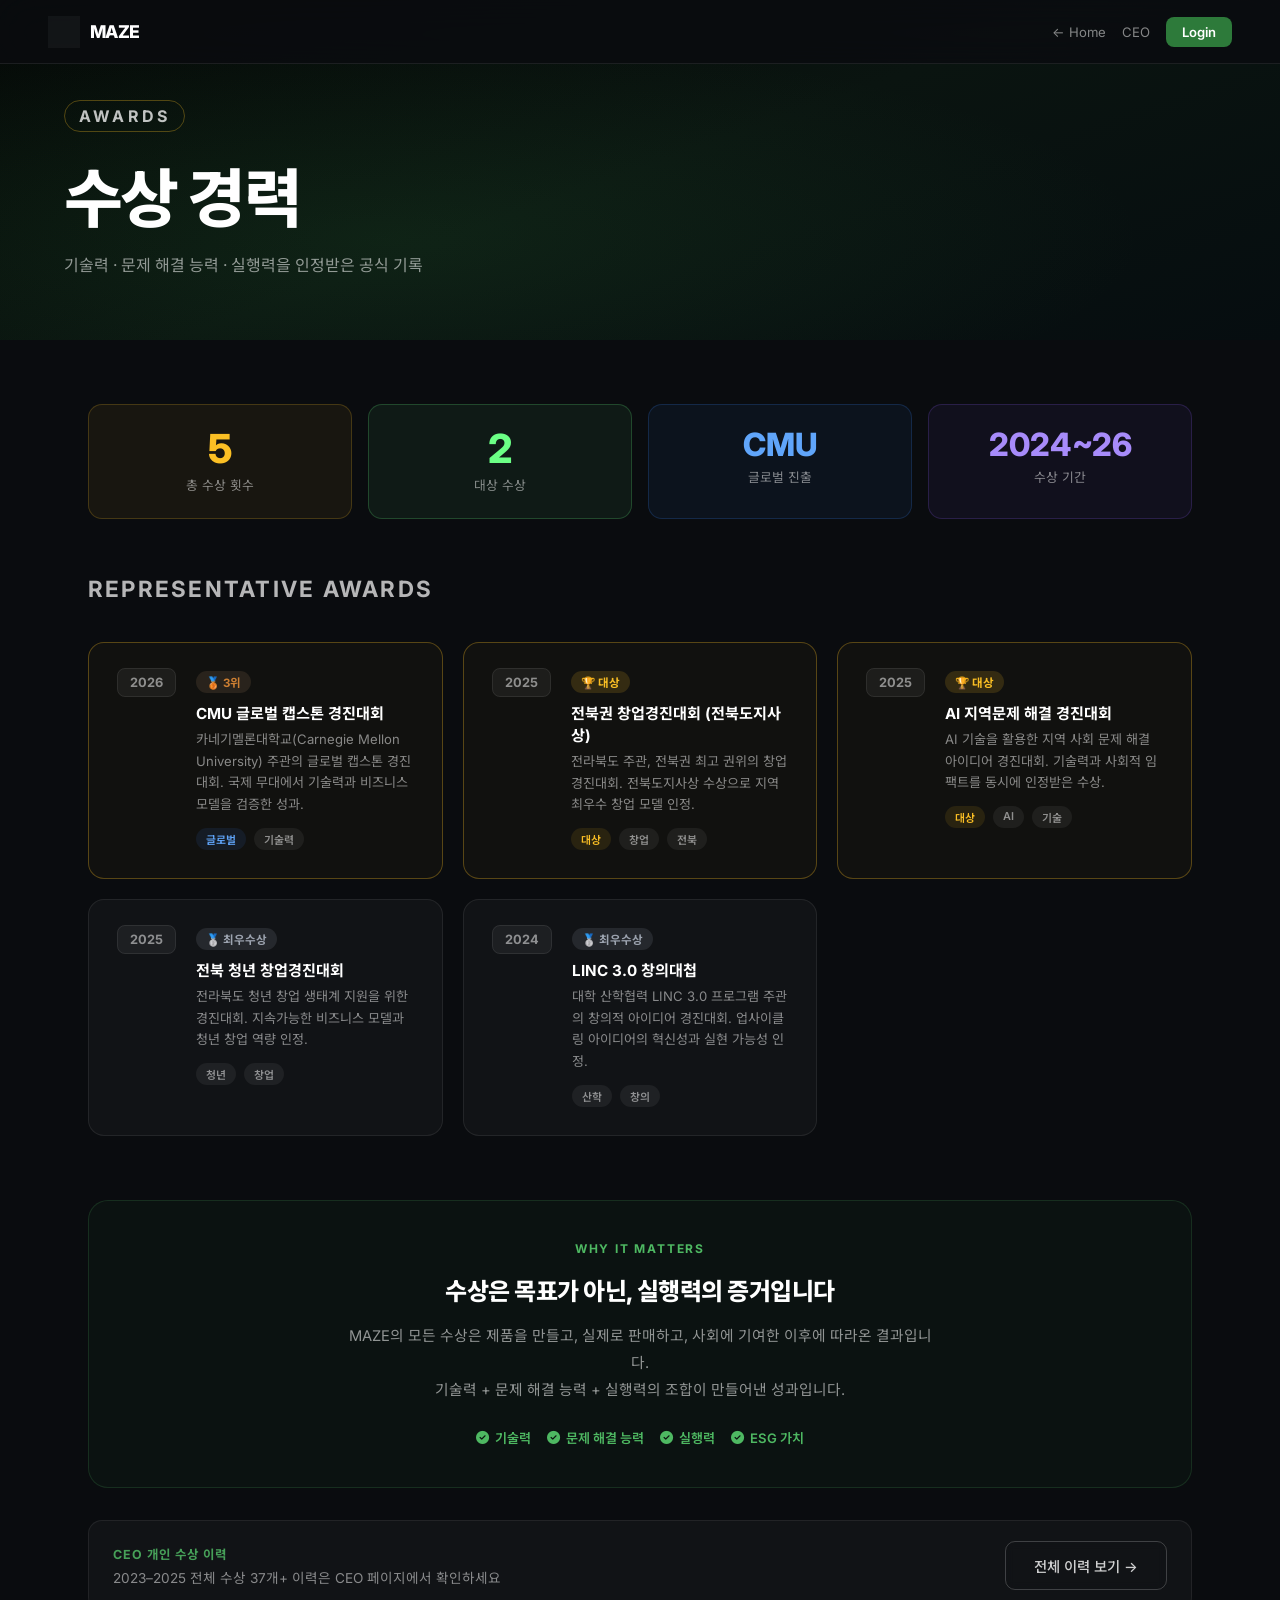
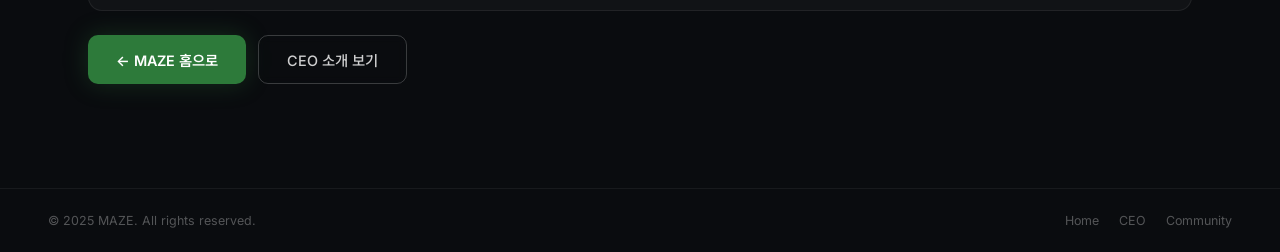
<file: awards.html>
<!DOCTYPE html>
<html lang="ko">
<head>
<meta charset="UTF-8"/>
<meta name="viewport" content="width=device-width, initial-scale=1.0"/>
<title>Awards — 수상 경력 | MAZE</title>
<link href="https://fonts.googleapis.com/css2?family=Inter:wght@200;300;400;500;600;700;800;900&family=Noto+Sans+KR:wght@300;400;500;600;700;800&display=swap" rel="stylesheet"/>
<link rel="stylesheet" href="https://cdn.jsdelivr.net/npm/@fortawesome/fontawesome-free@6.4.0/css/all.min.css"/>
<link rel="stylesheet" href="css/style.css"/>
<style>
  html,body{overflow:auto!important;height:auto}
  body{background:#0a0c0f}
</style>
</head>
<body class="subpage-body">

<nav class="subpage-nav">
  <a href="index.html" class="nav-logo">
    <img src="images/logo.png" alt="MAZE"/>
    <span>MAZE</span>
  </a>
  <div style="display:flex;gap:16px;align-items:center">
    <a href="index.html" style="font-size:0.82rem;color:rgba(255,255,255,0.5)" onmouseover="this.style.color='#fff'" onmouseout="this.style.color='rgba(255,255,255,0.5)'">← Home</a>
    <a href="about-ceo.html" style="font-size:0.82rem;color:rgba(255,255,255,0.5)" onmouseover="this.style.color='#fff'" onmouseout="this.style.color='rgba(255,255,255,0.5)'">CEO</a>
    <a href="login.html" id="awLoginBtn" style="font-size:0.82rem;background:#2d7a3a;color:#fff;padding:7px 16px;border-radius:8px;font-weight:600">Login</a>
  </div>
</nav>

<div class="subpage-hero" style="padding-top:100px">
  <div class="subpage-hero-content">
    <p class="label-tag label-gold" style="margin-bottom:16px">Awards</p>
    <h1>수상 경력</h1>
    <p style="color:rgba(255,255,255,0.55)">기술력 · 문제 해결 능력 · 실행력을 인정받은 공식 기록</p>
  </div>
</div>

<div class="subpage-content">

  <!-- SUMMARY NUMBERS -->
  <div style="display:grid;grid-template-columns:repeat(4,1fr);gap:16px;margin-bottom:56px">
    <div style="background:rgba(251,191,36,0.06);border:1px solid rgba(251,191,36,0.2);border-radius:14px;padding:24px;text-align:center">
      <div style="font-size:2.5rem;font-weight:800;color:#fbbf24;line-height:1">5</div>
      <p style="font-size:0.8rem;color:rgba(255,255,255,0.5);margin-top:6px">총 수상 횟수</p>
    </div>
    <div style="background:rgba(107,255,133,0.06);border:1px solid rgba(107,255,133,0.2);border-radius:14px;padding:24px;text-align:center">
      <div style="font-size:2.5rem;font-weight:800;color:#6bff85;line-height:1">2</div>
      <p style="font-size:0.8rem;color:rgba(255,255,255,0.5);margin-top:6px">대상 수상</p>
    </div>
    <div style="background:rgba(59,130,246,0.06);border:1px solid rgba(59,130,246,0.2);border-radius:14px;padding:24px;text-align:center">
      <div style="font-size:2rem;font-weight:800;color:#60a5fa;line-height:1">CMU</div>
      <p style="font-size:0.8rem;color:rgba(255,255,255,0.5);margin-top:6px">글로벌 진출</p>
    </div>
    <div style="background:rgba(139,92,246,0.06);border:1px solid rgba(139,92,246,0.2);border-radius:14px;padding:24px;text-align:center">
      <div style="font-size:2rem;font-weight:800;color:#a78bfa;line-height:1">2024~26</div>
      <p style="font-size:0.8rem;color:rgba(255,255,255,0.5);margin-top:6px">수상 기간</p>
    </div>
  </div>

  <!-- AWARDS GRID -->
  <h2 style="font-size:1.4rem;font-weight:700;margin-bottom:24px;color:rgba(255,255,255,0.7);text-transform:uppercase;letter-spacing:0.1em">Representative Awards</h2>
  <div class="awards-page-grid">

    <div class="award-card-page top">
      <div>
        <span class="award-year-badge">2026</span>
      </div>
      <div class="award-body">
        <span class="award-rank-badge bronze-badge">🥉 3위</span>
        <h4>CMU 글로벌 캡스톤 경진대회</h4>
        <p>카네기멜론대학교(Carnegie Mellon University) 주관의 글로벌 캡스톤 경진대회. 국제 무대에서 기술력과 비즈니스 모델을 검증한 성과.</p>
        <div style="margin-top:12px;display:flex;gap:8px;flex-wrap:wrap">
          <span style="font-size:0.68rem;background:rgba(59,130,246,0.1);color:#60a5fa;padding:3px 10px;border-radius:100px;font-weight:600">글로벌</span>
          <span style="font-size:0.68rem;background:rgba(255,255,255,0.06);color:rgba(255,255,255,0.5);padding:3px 10px;border-radius:100px;font-weight:600">기술력</span>
        </div>
      </div>
    </div>

    <div class="award-card-page top">
      <div>
        <span class="award-year-badge">2025</span>
      </div>
      <div class="award-body">
        <span class="award-rank-badge gold-badge">🏆 대상</span>
        <h4>전북권 창업경진대회 (전북도지사상)</h4>
        <p>전라북도 주관, 전북권 최고 권위의 창업 경진대회. 전북도지사상 수상으로 지역 최우수 창업 모델 인정.</p>
        <div style="margin-top:12px;display:flex;gap:8px;flex-wrap:wrap">
          <span style="font-size:0.68rem;background:rgba(251,191,36,0.1);color:#fbbf24;padding:3px 10px;border-radius:100px;font-weight:600">대상</span>
          <span style="font-size:0.68rem;background:rgba(255,255,255,0.06);color:rgba(255,255,255,0.5);padding:3px 10px;border-radius:100px;font-weight:600">창업</span>
          <span style="font-size:0.68rem;background:rgba(255,255,255,0.06);color:rgba(255,255,255,0.5);padding:3px 10px;border-radius:100px;font-weight:600">전북</span>
        </div>
      </div>
    </div>

    <div class="award-card-page top">
      <div>
        <span class="award-year-badge">2025</span>
      </div>
      <div class="award-body">
        <span class="award-rank-badge gold-badge">🏆 대상</span>
        <h4>AI 지역문제 해결 경진대회</h4>
        <p>AI 기술을 활용한 지역 사회 문제 해결 아이디어 경진대회. 기술력과 사회적 임팩트를 동시에 인정받은 수상.</p>
        <div style="margin-top:12px;display:flex;gap:8px;flex-wrap:wrap">
          <span style="font-size:0.68rem;background:rgba(251,191,36,0.1);color:#fbbf24;padding:3px 10px;border-radius:100px;font-weight:600">대상</span>
          <span style="font-size:0.68rem;background:rgba(255,255,255,0.06);color:rgba(255,255,255,0.5);padding:3px 10px;border-radius:100px;font-weight:600">AI</span>
          <span style="font-size:0.68rem;background:rgba(255,255,255,0.06);color:rgba(255,255,255,0.5);padding:3px 10px;border-radius:100px;font-weight:600">기술</span>
        </div>
      </div>
    </div>

    <div class="award-card-page">
      <div>
        <span class="award-year-badge">2025</span>
      </div>
      <div class="award-body">
        <span class="award-rank-badge silver-badge">🥈 최우수상</span>
        <h4>전북 청년 창업경진대회</h4>
        <p>전라북도 청년 창업 생태계 지원을 위한 경진대회. 지속가능한 비즈니스 모델과 청년 창업 역량 인정.</p>
        <div style="margin-top:12px;display:flex;gap:8px;flex-wrap:wrap">
          <span style="font-size:0.68rem;background:rgba(255,255,255,0.06);color:rgba(255,255,255,0.5);padding:3px 10px;border-radius:100px;font-weight:600">청년</span>
          <span style="font-size:0.68rem;background:rgba(255,255,255,0.06);color:rgba(255,255,255,0.5);padding:3px 10px;border-radius:100px;font-weight:600">창업</span>
        </div>
      </div>
    </div>

    <div class="award-card-page">
      <div>
        <span class="award-year-badge">2024</span>
      </div>
      <div class="award-body">
        <span class="award-rank-badge silver-badge">🥈 최우수상</span>
        <h4>LINC 3.0 창의대첩</h4>
        <p>대학 산학협력 LINC 3.0 프로그램 주관의 창의적 아이디어 경진대회. 업사이클링 아이디어의 혁신성과 실현 가능성 인정.</p>
        <div style="margin-top:12px;display:flex;gap:8px;flex-wrap:wrap">
          <span style="font-size:0.68rem;background:rgba(255,255,255,0.06);color:rgba(255,255,255,0.5);padding:3px 10px;border-radius:100px;font-weight:600">산학</span>
          <span style="font-size:0.68rem;background:rgba(255,255,255,0.06);color:rgba(255,255,255,0.5);padding:3px 10px;border-radius:100px;font-weight:600">창의</span>
        </div>
      </div>
    </div>

  </div>

  <!-- KEY MESSAGE -->
  <div style="margin-top:64px;padding:40px;background:rgba(45,122,58,0.06);border:1px solid rgba(107,255,133,0.12);border-radius:20px;text-align:center">
    <p style="font-size:0.75rem;font-weight:700;letter-spacing:0.15em;color:rgba(107,255,133,0.7);text-transform:uppercase;margin-bottom:16px">Why It Matters</p>
    <h3 style="font-size:1.5rem;font-weight:800;margin-bottom:16px;letter-spacing:-0.02em">수상은 목표가 아닌, 실행력의 증거입니다</h3>
    <p style="color:rgba(255,255,255,0.55);max-width:600px;margin:0 auto;line-height:1.85;font-size:0.92rem">
      MAZE의 모든 수상은 제품을 만들고, 실제로 판매하고, 사회에 기여한 이후에 따라온 결과입니다.<br/>
      기술력 + 문제 해결 능력 + 실행력의 조합이 만들어낸 성과입니다.
    </p>
    <div style="margin-top:24px;display:flex;justify-content:center;gap:16px;flex-wrap:wrap">
      <span style="display:inline-flex;align-items:center;gap:6px;font-size:0.82rem;font-weight:600;color:rgba(107,255,133,0.7)"><i class="fas fa-check-circle"></i> 기술력</span>
      <span style="display:inline-flex;align-items:center;gap:6px;font-size:0.82rem;font-weight:600;color:rgba(107,255,133,0.7)"><i class="fas fa-check-circle"></i> 문제 해결 능력</span>
      <span style="display:inline-flex;align-items:center;gap:6px;font-size:0.82rem;font-weight:600;color:rgba(107,255,133,0.7)"><i class="fas fa-check-circle"></i> 실행력</span>
      <span style="display:inline-flex;align-items:center;gap:6px;font-size:0.82rem;font-weight:600;color:rgba(107,255,133,0.7)"><i class="fas fa-check-circle"></i> ESG 가치</span>
    </div>
  </div>

  <!-- CEO 전체 수상 이력 안내 -->
  <div style="margin-top:32px;padding:20px 24px;background:rgba(255,255,255,0.03);border:1px solid rgba(255,255,255,0.07);border-radius:14px;display:flex;align-items:center;justify-content:space-between;flex-wrap:wrap;gap:12px">
    <div>
      <p style="font-size:0.78rem;font-weight:700;color:rgba(107,255,133,0.6);letter-spacing:.08em;margin-bottom:4px">CEO 개인 수상 이력</p>
      <p style="font-size:0.85rem;color:rgba(255,255,255,0.5)">2023–2025 전체 수상 37개+ 이력은 CEO 페이지에서 확인하세요</p>
    </div>
    <a href="about-ceo.html" class="btn-ghost" style="white-space:nowrap">전체 이력 보기 →</a>
  </div>

  <div style="margin-top:24px;display:flex;gap:12px;flex-wrap:wrap">
    <a href="index.html" class="btn-primary">← MAZE 홈으로</a>
    <a href="about-ceo.html" class="btn-ghost">CEO 소개 보기</a>
  </div>
</div>

<footer style="border-top:1px solid rgba(255,255,255,0.06);padding:24px 48px;display:flex;justify-content:space-between;align-items:center;flex-wrap:wrap;gap:8px;margin-top:40px">
  <span style="font-size:0.78rem;color:rgba(255,255,255,0.3)">© 2025 MAZE. All rights reserved.</span>
  <div style="display:flex;gap:20px">
    <a href="index.html" style="font-size:0.78rem;color:rgba(255,255,255,0.3)">Home</a>
    <a href="about-ceo.html" style="font-size:0.78rem;color:rgba(255,255,255,0.3)">CEO</a>
    <a href="community.html" style="font-size:0.78rem;color:rgba(255,255,255,0.3)">Community</a>
  </div>
</footer>

<script src="js/main.js"></script>
<script>
  const lb=document.getElementById('awLoginBtn');
  if(lb){const u=AUTH.get();if(u){lb.textContent=AUTH.isAdmin()?'관리자':'마이페이지';lb.href='community.html';}else{lb.textContent='Login';lb.href='login.html';}}
</script>
</body>
</html>
</file>
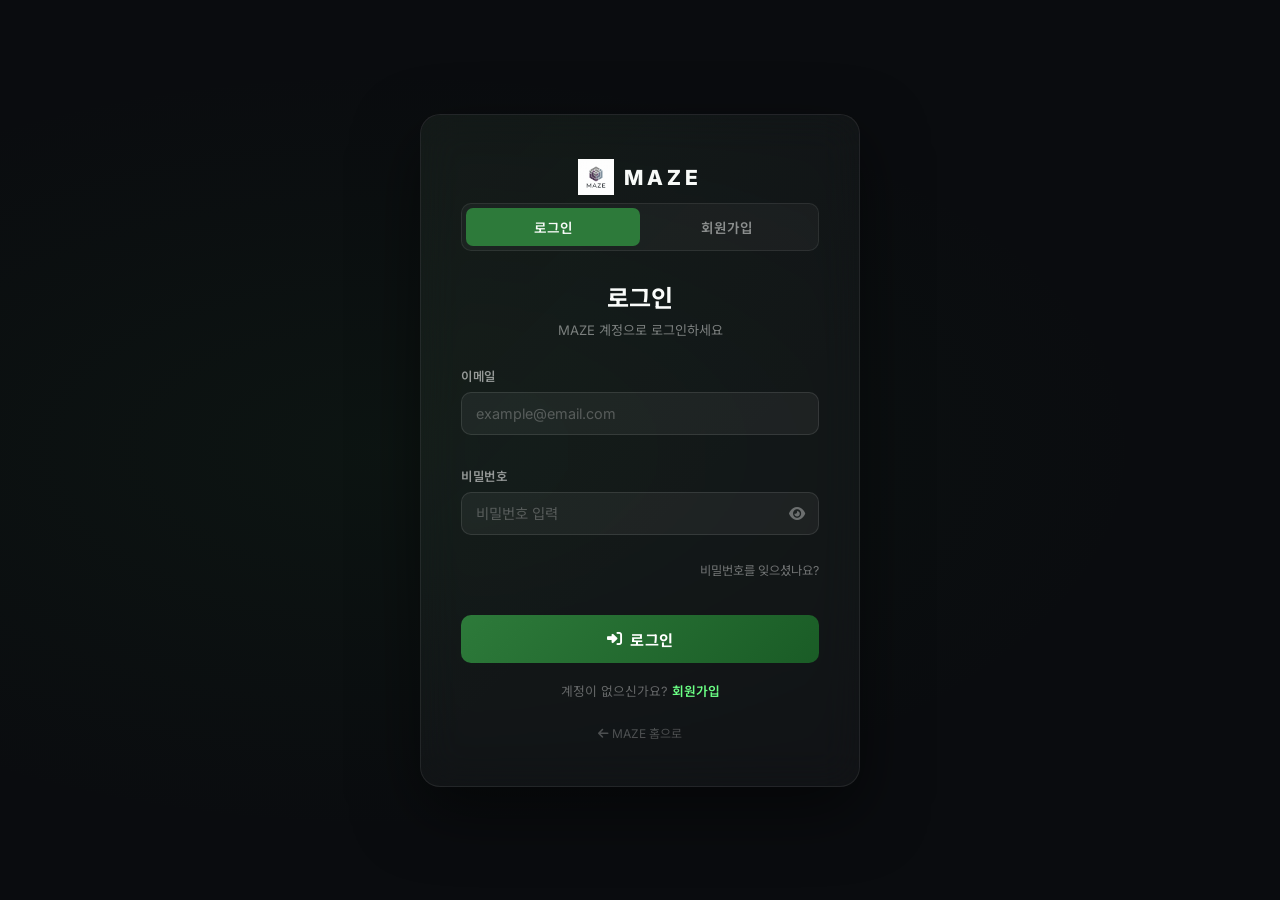
<file: community.html>
<!DOCTYPE html>
<html lang="ko">
<head>
<meta charset="UTF-8"/>
<meta name="viewport" content="width=device-width, initial-scale=1.0"/>
<title>Community | MAZE</title>
<link href="https://fonts.googleapis.com/css2?family=Inter:wght@300;400;500;600;700;800&family=Noto+Sans+KR:wght@300;400;500;600;700;800&display=swap" rel="stylesheet"/>
<link rel="stylesheet" href="https://cdn.jsdelivr.net/npm/@fortawesome/fontawesome-free@6.4.0/css/all.min.css"/>
<link rel="stylesheet" href="css/style.css"/>
<style>
  html,body{overflow:auto!important;height:auto;min-height:100vh}
  body{background:#0a0c0f}
  .tab-btn{padding:10px 20px;font-size:0.85rem;font-weight:600;border-radius:8px;cursor:pointer;border:1px solid rgba(255,255,255,0.1);color:rgba(255,255,255,0.5);background:none;transition:.2s}
  .tab-btn.active{background:#2d7a3a;color:#fff;border-color:#2d7a3a}
  .post-card{background:rgba(255,255,255,0.03);border:1px solid rgba(255,255,255,0.07);border-radius:14px;padding:20px 24px;margin-bottom:12px;transition:.2s;cursor:pointer}
  .post-card:hover{background:rgba(255,255,255,0.05);border-color:rgba(107,255,133,0.15);transform:translateY(-1px)}
  .post-card h4{font-size:0.95rem;font-weight:700;margin-bottom:6px;color:#fff}
  .post-card .pc-meta{font-size:0.75rem;color:rgba(255,255,255,0.35);display:flex;gap:16px}
  .post-card .pc-preview{font-size:0.82rem;color:rgba(255,255,255,0.5);margin-top:8px;line-height:1.6;display:-webkit-box;-webkit-line-clamp:2;-webkit-box-orient:vertical;overflow:hidden}
  .post-modal{position:fixed;inset:0;z-index:5000;background:rgba(0,0,0,0.85);backdrop-filter:blur(12px);display:flex;align-items:center;justify-content:center;padding:24px}
  .post-modal-box{background:#111318;border:1px solid rgba(255,255,255,0.1);border-radius:20px;width:100%;max-width:680px;max-height:90vh;overflow-y:auto;padding:36px}
  .comment-item{padding:14px 0;border-bottom:1px solid rgba(255,255,255,0.06);display:flex;gap:12px}
  .comment-avatar{width:32px;height:32px;border-radius:50%;background:rgba(45,122,58,0.3);display:flex;align-items:center;justify-content:center;font-size:0.75rem;font-weight:700;color:#6bff85;flex-shrink:0}
  .write-btn{display:inline-flex;align-items:center;gap:8px;background:#2d7a3a;color:#fff;padding:10px 20px;border-radius:10px;font-weight:600;font-size:0.85rem;cursor:pointer;border:none;transition:.2s}
  .write-btn:hover{background:#246130}
  .form-textarea{width:100%;background:rgba(255,255,255,0.05);border:1px solid rgba(255,255,255,0.1);border-radius:10px;color:#fff;padding:14px;font-size:0.9rem;resize:vertical;min-height:120px;outline:none;font-family:inherit;transition:border-color .2s}
  .form-textarea:focus{border-color:rgba(107,255,133,0.4)}
  .form-input-dark{width:100%;background:rgba(255,255,255,0.05);border:1px solid rgba(255,255,255,0.1);border-radius:10px;color:#fff;padding:12px 14px;font-size:0.9rem;outline:none;font-family:inherit;transition:border-color .2s}
  .form-input-dark:focus{border-color:rgba(107,255,133,0.4)}
  .badge-admin{font-size:0.65rem;background:rgba(251,191,36,0.15);color:#fbbf24;padding:2px 8px;border-radius:100px;font-weight:700;vertical-align:middle;margin-left:6px}
</style>
</head>
<body class="subpage-body">

<nav class="subpage-nav">
  <a href="index.html" class="nav-logo">
    <img src="images/logo.png" alt="MAZE"/><span>MAZE</span>
  </a>
  <div style="display:flex;gap:12px;align-items:center">
    <span id="userGreet" style="font-size:0.82rem;color:rgba(255,255,255,0.5)"></span>
    <a href="gallery.html" id="galleryNavLink" style="display:none;font-size:0.82rem;color:rgba(255,255,255,0.5)" onmouseover="this.style.color='#fff'" onmouseout="this.style.color='rgba(255,255,255,0.5)'">갤러리</a>
    <button onclick="doLogout()" style="font-size:0.82rem;color:rgba(255,255,255,0.5);background:none;border:1px solid rgba(255,255,255,0.1);padding:6px 14px;border-radius:8px;cursor:pointer;transition:.2s" onmouseover="this.style.color='#fff'" onmouseout="this.style.color='rgba(255,255,255,0.5)'">로그아웃</button>
  </div>
</nav>

<div class="subpage-hero" style="min-height:220px;padding-top:90px">
  <div class="subpage-hero-content">
    <p class="label-tag" style="margin-bottom:12px">Community</p>
    <h1 style="font-size:clamp(1.8rem,4vw,3rem)">커뮤니티</h1>
    <p style="color:rgba(255,255,255,0.55);font-size:0.9rem">MAZE와 함께하는 소통 공간</p>
  </div>
</div>

<div class="subpage-content">

  <!-- TABS -->
  <div style="display:flex;gap:8px;margin-bottom:32px;flex-wrap:wrap">
    <button class="tab-btn active" onclick="switchTab('board')">게시판</button>
    <button class="tab-btn" onclick="switchTab('notice')">공지사항</button>
    <!-- 갤러리는 관리자 전용 - 일반 유저에게는 버튼 미노출 -->
  </div>

  <!-- BOARD TAB -->
  <div id="tabBoard">
    <div style="display:flex;justify-content:space-between;align-items:center;margin-bottom:20px;flex-wrap:wrap;gap:12px">
      <h2 style="font-size:1.2rem;font-weight:700">게시판 <span id="postCount" style="font-size:0.85rem;font-weight:500;color:rgba(255,255,255,0.4)"></span></h2>
      <button id="writeBtn" class="write-btn" onclick="openWriteModal()"><i class="fas fa-pen"></i> 글쓰기</button>
    </div>

    <!-- SEARCH -->
    <div style="display:flex;gap:10px;margin-bottom:20px">
      <input type="text" id="searchInput" class="form-input-dark" placeholder="검색어 입력..." style="max-width:300px" oninput="renderPosts()"/>
    </div>

    <div id="postList"></div>
    <div id="postPagination" style="display:flex;justify-content:center;gap:8px;margin-top:24px"></div>
  </div>

  <!-- NOTICE TAB -->
  <div id="tabNotice" style="display:none">
    <div style="margin-bottom:20px;display:flex;justify-content:space-between;align-items:center">
      <h2 style="font-size:1.2rem;font-weight:700">공지사항</h2>
      <span id="noticeWriteBtn" style="display:none">
        <button class="write-btn" onclick="openNoticeModal()"><i class="fas fa-pen"></i> 공지 작성</button>
      </span>
    </div>
    <div id="noticeList"></div>
  </div>

</div>

<!-- WRITE POST MODAL -->
<div id="writeModal" style="display:none" class="post-modal" onclick="closeModalOutside(event,'writeModal')">
  <div class="post-modal-box">
    <div style="display:flex;justify-content:space-between;align-items:center;margin-bottom:24px">
      <h3 style="font-size:1.1rem;font-weight:700">새 게시글 작성</h3>
      <button onclick="closeModal('writeModal')" style="color:rgba(255,255,255,0.5);font-size:1.2rem;cursor:pointer;background:none;border:none">×</button>
    </div>
    <div style="display:flex;flex-direction:column;gap:12px">
      <input type="text" id="postTitle" class="form-input-dark" placeholder="제목을 입력하세요"/>
      <textarea id="postContent" class="form-textarea" placeholder="내용을 입력하세요..."></textarea>
      <div id="writeErr" style="font-size:0.82rem;color:#ff6b6b"></div>
      <button onclick="submitPost()" class="btn-primary" style="justify-content:center"><i class="fas fa-paper-plane"></i> 게시하기</button>
    </div>
  </div>
</div>

<!-- VIEW POST MODAL -->
<div id="viewModal" style="display:none" class="post-modal" onclick="closeModalOutside(event,'viewModal')">
  <div class="post-modal-box">
    <div style="display:flex;justify-content:space-between;align-items:center;margin-bottom:8px">
      <span id="viewCategory" style="font-size:0.72rem;color:#6bff85;font-weight:600;letter-spacing:0.1em"></span>
      <button onclick="closeModal('viewModal')" style="color:rgba(255,255,255,0.5);font-size:1.2rem;cursor:pointer;background:none;border:none">×</button>
    </div>
    <h2 id="viewTitle" style="font-size:1.3rem;font-weight:700;margin-bottom:10px"></h2>
    <div id="viewMeta" style="font-size:0.75rem;color:rgba(255,255,255,0.35);margin-bottom:20px;display:flex;gap:16px"></div>
    <div id="viewContent" style="font-size:0.92rem;color:rgba(255,255,255,0.8);line-height:1.85;border-bottom:1px solid rgba(255,255,255,0.08);padding-bottom:24px;margin-bottom:24px;white-space:pre-wrap"></div>

    <!-- DELETE (admin or author) -->
    <div id="viewActions" style="margin-bottom:20px;display:none">
      <button onclick="deleteCurrentPost()" style="font-size:0.8rem;color:#ff6b6b;background:rgba(255,107,107,0.08);border:1px solid rgba(255,107,107,0.2);padding:6px 16px;border-radius:8px;cursor:pointer">삭제</button>
    </div>

    <!-- COMMENTS -->
    <h4 style="font-size:0.9rem;font-weight:700;margin-bottom:16px;color:rgba(255,255,255,0.5)">댓글 <span id="commentCount">0</span></h4>
    <div id="commentList"></div>
    <div style="display:flex;gap:10px;margin-top:16px" id="commentInputArea">
      <input type="text" id="commentInput" class="form-input-dark" placeholder="댓글을 입력하세요..." style="flex:1" onkeydown="if(event.key==='Enter')submitComment()"/>
      <button onclick="submitComment()" class="write-btn" style="padding:10px 16px;white-space:nowrap"><i class="fas fa-paper-plane"></i></button>
    </div>
    <div id="commentLoginNote" style="display:none;font-size:0.8rem;color:rgba(255,255,255,0.35);margin-top:12px;text-align:center">
      댓글 작성은 <a href="login.html" style="color:#6bff85">로그인</a> 후 이용 가능합니다.
    </div>
  </div>
</div>

<!-- NOTICE WRITE MODAL -->
<div id="noticeModal" style="display:none" class="post-modal" onclick="closeModalOutside(event,'noticeModal')">
  <div class="post-modal-box">
    <div style="display:flex;justify-content:space-between;align-items:center;margin-bottom:24px">
      <h3 style="font-size:1.1rem;font-weight:700">공지 작성</h3>
      <button onclick="closeModal('noticeModal')" style="color:rgba(255,255,255,0.5);font-size:1.2rem;cursor:pointer;background:none;border:none">×</button>
    </div>
    <div style="display:flex;flex-direction:column;gap:12px">
      <input type="text" id="noticeTitle" class="form-input-dark" placeholder="공지 제목"/>
      <textarea id="noticeContent" class="form-textarea" placeholder="공지 내용..."></textarea>
      <button onclick="submitNotice()" class="btn-primary" style="justify-content:center">공지 게시</button>
    </div>
  </div>
</div>

<script src="js/main.js"></script>
<script>
/* ── STATE ── */
let currentPostId = null;
let currentPage = 1;
const PAGE_SIZE = 10;

/* ── INIT ── */
document.addEventListener('DOMContentLoaded', ()=>{
  const user = AUTH.get();
  if(!user){ window.location.href='login.html'; return; }
  document.getElementById('userGreet').textContent = `${user.nick}님`;
  if(AUTH.isAdmin()){
    document.getElementById('noticeWriteBtn').style.display='inline';
    // 관리자에게만 갤러리 링크 표시
    const galLink = document.getElementById('galleryNavLink');
    if(galLink) galLink.style.display='inline';
  }
  renderPosts();
  renderNotices();
});

function doLogout(){
  AUTH.clear();
  window.location.href='index.html';
}

function switchTab(tab){
  document.getElementById('tabBoard').style.display = tab==='board'?'block':'none';
  document.getElementById('tabNotice').style.display = tab==='notice'?'block':'none';
  document.querySelectorAll('.tab-btn').forEach((b,i)=>{
    b.classList.toggle('active',(i===0&&tab==='board')||(i===1&&tab==='notice'));
  });
}

/* ── POSTS ── */
function getPosts(){ return JSON.parse(localStorage.getItem('maze_posts')||'[]'); }
function savePosts(p){ localStorage.setItem('maze_posts',JSON.stringify(p)); }

function renderPosts(){
  const query = document.getElementById('searchInput')?.value.toLowerCase()||'';
  let posts = getPosts().filter(p=>!p.isNotice);
  if(query) posts = posts.filter(p=>p.title.toLowerCase().includes(query)||p.content.toLowerCase().includes(query));
  posts.sort((a,b)=>b.createdAt-a.createdAt);

  document.getElementById('postCount').textContent = `(${posts.length})`;

  const totalPages = Math.max(1, Math.ceil(posts.length/PAGE_SIZE));
  if(currentPage>totalPages) currentPage=1;
  const slice = posts.slice((currentPage-1)*PAGE_SIZE, currentPage*PAGE_SIZE);

  const list = document.getElementById('postList');
  if(!posts.length){
    list.innerHTML=`<div style="text-align:center;padding:60px;color:rgba(255,255,255,0.3)"><i class="fas fa-comment-slash" style="font-size:2rem;margin-bottom:12px;display:block"></i><p>첫 게시글을 작성해보세요!</p></div>`;
    document.getElementById('postPagination').innerHTML='';
    return;
  }

  list.innerHTML = slice.map(p=>`
    <div class="post-card" onclick="openPost('${p.id}')">
      <h4>${escHtml(p.title)}</h4>
      <p class="pc-preview">${escHtml(p.content)}</p>
      <div class="pc-meta">
        <span><i class="fas fa-user" style="margin-right:4px"></i>${escHtml(p.author)}${AUTH.isAdmin()&&p.authorId===AUTH.get()?.id?'<span class="badge-admin">ADMIN</span>':''}</span>
        <span><i class="fas fa-clock" style="margin-right:4px"></i>${timeAgo(p.createdAt)}</span>
        <span><i class="fas fa-comment" style="margin-right:4px"></i>${(p.comments||[]).length}</span>
      </div>
    </div>
  `).join('');

  // pagination
  const pag = document.getElementById('postPagination');
  if(totalPages<=1){ pag.innerHTML=''; return; }
  let html='';
  for(let i=1;i<=totalPages;i++){
    html+=`<button onclick="currentPage=${i};renderPosts()" style="width:36px;height:36px;border-radius:8px;border:1px solid ${i===currentPage?'#2d7a3a':'rgba(255,255,255,0.1)'};background:${i===currentPage?'#2d7a3a':'none'};color:${i===currentPage?'#fff':'rgba(255,255,255,0.5)'};cursor:pointer;font-size:0.85rem;transition:.2s">${i}</button>`;
  }
  pag.innerHTML=html;
}

function openPost(id){
  const posts=getPosts();
  const post=posts.find(p=>p.id===id);
  if(!post) return;
  currentPostId=id;
  const user=AUTH.get();

  document.getElementById('viewCategory').textContent='게시글';
  document.getElementById('viewTitle').textContent=post.title;
  document.getElementById('viewContent').textContent=post.content;
  document.getElementById('viewMeta').innerHTML=`
    <span><i class="fas fa-user" style="margin-right:4px"></i>${escHtml(post.author)}${AUTH.isAdmin()&&post.authorId===AUTH.get()?.id?'<span class="badge-admin">ADMIN</span>':''}</span>
    <span><i class="fas fa-clock" style="margin-right:4px"></i>${timeAgo(post.createdAt)}</span>
  `;

  const canDelete = user&&(AUTH.isAdmin()||user.id===post.authorId);
  document.getElementById('viewActions').style.display = canDelete?'block':'none';

  renderComments(post);

  const commentArea=document.getElementById('commentInputArea');
  const loginNote=document.getElementById('commentLoginNote');
  if(user){ commentArea.style.display='flex'; loginNote.style.display='none'; }
  else { commentArea.style.display='none'; loginNote.style.display='block'; }

  document.getElementById('viewModal').style.display='flex';
}

function renderComments(post){
  const comments=post.comments||[];
  document.getElementById('commentCount').textContent=comments.length;
  const list=document.getElementById('commentList');
  if(!comments.length){ list.innerHTML=`<p style="font-size:0.82rem;color:rgba(255,255,255,0.3);text-align:center;padding:16px">첫 댓글을 남겨보세요!</p>`; return; }
  list.innerHTML=comments.map(c=>`
    <div class="comment-item">
      <div class="comment-avatar">${(c.author||'?')[0].toUpperCase()}</div>
      <div style="flex:1">
        <div style="display:flex;gap:8px;align-items:center;margin-bottom:4px">
          <strong style="font-size:0.85rem">${escHtml(c.author)}${AUTH.isAdmin()&&c.authorId===AUTH.get()?.id?'<span class="badge-admin">ADMIN</span>':''}</strong>
          <span style="font-size:0.72rem;color:rgba(255,255,255,0.3)">${timeAgo(c.createdAt)}</span>
        </div>
        <p style="font-size:0.85rem;color:rgba(255,255,255,0.7);line-height:1.6">${escHtml(c.content)}</p>
      </div>
    </div>
  `).join('');
}

function submitComment(){
  const user=AUTH.get();
  if(!user) return;
  const val=document.getElementById('commentInput').value.trim();
  if(!val) return;
  const posts=getPosts();
  const post=posts.find(p=>p.id===currentPostId);
  if(!post) return;
  if(!post.comments) post.comments=[];
  post.comments.push({id:uid(),author:user.nick,authorId:user.id,content:val,createdAt:Date.now()});
  savePosts(posts);
  document.getElementById('commentInput').value='';
  renderComments(post);
}

function deleteCurrentPost(){
  if(!confirm('게시글을 삭제할까요?')) return;
  const posts=getPosts().filter(p=>p.id!==currentPostId);
  savePosts(posts);
  closeModal('viewModal');
  renderPosts();
}

function openWriteModal(){
  if(!AUTH.isLoggedIn()){ window.location.href='login.html'; return; }
  document.getElementById('postTitle').value='';
  document.getElementById('postContent').value='';
  document.getElementById('writeErr').textContent='';
  document.getElementById('writeModal').style.display='flex';
}

async function submitPost(){
  const user=AUTH.get();
  const title=document.getElementById('postTitle').value.trim();
  const content=document.getElementById('postContent').value.trim();
  const err=document.getElementById('writeErr');
  if(!title||!content){ err.textContent='제목과 내용을 모두 입력해주세요.'; return; }

  const post={id:uid(),title,content,author:user.nick,authorId:user.id,createdAt:Date.now(),comments:[],isNotice:false};

  // Try API
  try{
    const res=await fetch('tables/maze_posts',{method:'POST',headers:{'Content-Type':'application/json'},body:JSON.stringify(post)});
    if(!res.ok) throw new Error();
  }catch{
    const posts=getPosts(); posts.push(post); savePosts(posts);
  }

  closeModal('writeModal');
  renderPosts();
}

/* ── NOTICES ── */
function getNotices(){ return JSON.parse(localStorage.getItem('maze_notices')||'[]'); }
function saveNotices(n){ localStorage.setItem('maze_notices',JSON.stringify(n)); }

function renderNotices(){
  const notices=getNotices().sort((a,b)=>b.createdAt-a.createdAt);
  const list=document.getElementById('noticeList');
  if(!notices.length){
    list.innerHTML=`<div style="text-align:center;padding:60px;color:rgba(255,255,255,0.3)"><i class="fas fa-bullhorn" style="font-size:2rem;margin-bottom:12px;display:block"></i><p>아직 공지사항이 없습니다</p></div>`;
    return;
  }
  list.innerHTML=notices.map(n=>`
    <div class="post-card" onclick="openNoticeView('${n.id}')">
      <div style="display:inline-flex;align-items:center;gap:6px;font-size:0.68rem;background:rgba(251,191,36,0.1);color:#fbbf24;padding:2px 10px;border-radius:100px;font-weight:700;margin-bottom:8px">
        <i class="fas fa-bullhorn"></i> 공지
      </div>
      <h4>${escHtml(n.title)}</h4>
      <p class="pc-preview">${escHtml(n.content)}</p>
      <div class="pc-meta">
        <span><i class="fas fa-user" style="margin-right:4px"></i>관리자</span>
        <span><i class="fas fa-clock" style="margin-right:4px"></i>${timeAgo(n.createdAt)}</span>
      </div>
    </div>
  `).join('');
}

function openNoticeView(id){
  const notice=getNotices().find(n=>n.id===id);
  if(!notice) return;
  currentPostId=id;
  document.getElementById('viewCategory').textContent='📢 공지사항';
  document.getElementById('viewTitle').textContent=notice.title;
  document.getElementById('viewContent').textContent=notice.content;
  document.getElementById('viewMeta').innerHTML=`<span>관리자</span><span>${timeAgo(notice.createdAt)}</span>`;
  document.getElementById('viewActions').style.display=AUTH.isAdmin()?'block':'none';
  document.getElementById('commentList').innerHTML='';
  document.getElementById('commentCount').textContent='0';
  document.getElementById('commentInputArea').style.display='none';
  document.getElementById('commentLoginNote').style.display='none';
  document.getElementById('viewModal').style.display='flex';
}

function openNoticeModal(){
  document.getElementById('noticeTitle').value='';
  document.getElementById('noticeContent').value='';
  document.getElementById('noticeModal').style.display='flex';
}

function submitNotice(){
  const title=document.getElementById('noticeTitle').value.trim();
  const content=document.getElementById('noticeContent').value.trim();
  if(!title||!content) return;
  const notices=getNotices();
  notices.push({id:uid(),title,content,createdAt:Date.now()});
  saveNotices(notices);
  closeModal('noticeModal');
  renderNotices();
}

/* ── HELPERS ── */
function uid(){ return Date.now().toString(36)+Math.random().toString(36).slice(2) }
function escHtml(s){ return String(s).replace(/&/g,'&amp;').replace(/</g,'&lt;').replace(/>/g,'&gt;') }
function timeAgo(ts){
  const d=(Date.now()-ts)/1000;
  if(d<60) return '방금 전';
  if(d<3600) return `${Math.floor(d/60)}분 전`;
  if(d<86400) return `${Math.floor(d/3600)}시간 전`;
  return `${Math.floor(d/86400)}일 전`;
}
function closeModal(id){ document.getElementById(id).style.display='none'; }
function closeModalOutside(e,id){ if(e.target.id===id) closeModal(id); }
</script>
</body>
</html>
</file>
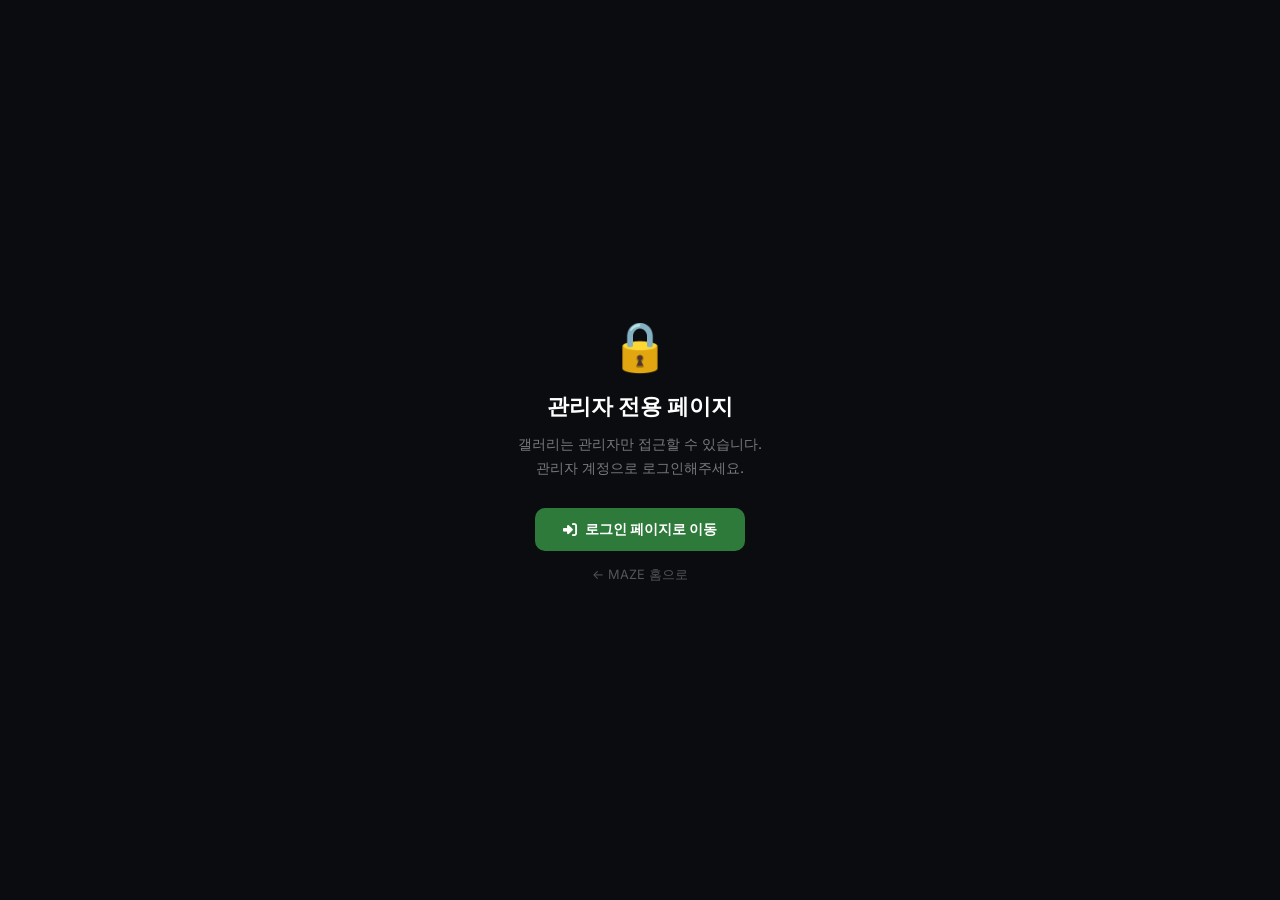
<file: gallery.html>
<!DOCTYPE html>
<html lang="ko">
<head>
<meta charset="UTF-8"/>
<meta name="viewport" content="width=device-width, initial-scale=1.0"/>
<title>Gallery | MAZE</title>
<link href="https://fonts.googleapis.com/css2?family=Inter:wght@300;400;500;600;700;800&family=Noto+Sans+KR:wght@300;400;500;600;700;800&display=swap" rel="stylesheet"/>
<link rel="stylesheet" href="https://cdn.jsdelivr.net/npm/@fortawesome/fontawesome-free@6.4.0/css/all.min.css"/>
<link rel="stylesheet" href="css/style.css"/>
<style>
  html,body{overflow:auto!important;height:auto;min-height:100vh}
  body{background:#0a0c0f}
  .gallery-masonry{columns:3 280px;gap:16px;margin-top:32px}
  @media(max-width:768px){.gallery-masonry{columns:2 160px}}
  @media(max-width:480px){.gallery-masonry{columns:1}}
  .gm-item{break-inside:avoid;margin-bottom:16px;border-radius:14px;overflow:hidden;position:relative;cursor:pointer;border:1px solid rgba(255,255,255,0.06);transition:transform .3s,border-color .3s;background:rgba(255,255,255,0.02)}
  .gm-item:hover{transform:translateY(-3px);border-color:rgba(107,255,133,0.2)}
  .gm-item img{width:100%;display:block;transition:transform .4s}
  .gm-item:hover img{transform:scale(1.04)}
  .gm-overlay{position:absolute;bottom:0;left:0;right:0;background:linear-gradient(transparent,rgba(0,0,0,0.75));padding:16px;opacity:0;transition:opacity .3s}
  .gm-item:hover .gm-overlay{opacity:1}
  .gm-overlay h4{font-size:0.85rem;font-weight:700;margin-bottom:2px}
  .gm-overlay p{font-size:0.72rem;color:rgba(255,255,255,0.6)}
  .gm-placeholder{width:100%;aspect-ratio:1;display:flex;align-items:center;justify-content:center;flex-direction:column;gap:8px;background:rgba(255,255,255,0.03);color:rgba(255,255,255,0.2)}
  .filter-chip{padding:8px 18px;border-radius:100px;font-size:0.78rem;font-weight:600;border:1px solid rgba(255,255,255,0.1);color:rgba(255,255,255,0.5);background:none;cursor:pointer;transition:.2s}
  .filter-chip.active{background:#2d7a3a;color:#fff;border-color:#2d7a3a}
  .upload-area-wrap{background:rgba(255,255,255,0.03);border:1px solid rgba(255,255,255,0.08);border-radius:16px;padding:28px;margin-bottom:32px}
  .upload-area-wrap h3{font-size:1rem;font-weight:700;margin-bottom:16px;color:rgba(255,255,255,0.7)}
  #fileInput{display:none}
  .gm-delete{position:absolute;top:8px;right:8px;background:rgba(239,68,68,0.9);color:#fff;border:none;border-radius:6px;padding:4px 10px;font-size:0.72rem;cursor:pointer;font-weight:600;opacity:0;transition:opacity .2s;z-index:10}
  .gm-item:hover .gm-delete{opacity:1}
</style>
</head>
<body class="subpage-body">

<nav class="subpage-nav">
  <a href="index.html" class="nav-logo">
    <img src="images/logo.png" alt="MAZE"/><span>MAZE</span>
  </a>
  <div style="display:flex;gap:12px;align-items:center">
    <a href="community.html" style="font-size:0.82rem;color:rgba(255,255,255,0.5)" onmouseover="this.style.color='#fff'" onmouseout="this.style.color='rgba(255,255,255,0.5)'">커뮤니티</a>
    <a href="login.html" id="galleryLoginBtn" style="font-size:0.82rem;background:#2d7a3a;color:#fff;padding:7px 16px;border-radius:8px;font-weight:600">Login</a>
  </div>
</nav>

<div class="subpage-hero" style="min-height:220px;padding-top:90px">
  <div class="subpage-hero-content">
    <p class="label-tag" style="margin-bottom:12px">Gallery</p>
    <h1 style="font-size:clamp(1.8rem,4vw,3rem)">갤러리</h1>
    <p style="color:rgba(255,255,255,0.55);font-size:0.9rem">MAZE의 제품, 프로젝트, 현장 사진</p>
  </div>
</div>

<div class="subpage-content">

  <!-- ADMIN UPLOAD (admin only) -->
  <div id="adminUploadZone" style="display:none" class="upload-area-wrap">
    <h3><i class="fas fa-crown" style="color:#fbbf24;margin-right:6px"></i>관리자 — 사진 업로드</h3>
    <div class="upload-zone" id="uploadZone" onclick="document.getElementById('fileInput').click()"
         ondragover="this.classList.add('dragover');event.preventDefault()"
         ondragleave="this.classList.remove('dragover')"
         ondrop="handleDrop(event)">
      <i class="fas fa-cloud-upload-alt"></i>
      <p>클릭하거나 사진을 끌어다 놓으세요</p>
      <small>JPG, PNG, GIF, WEBP 지원 · 최대 10MB</small>
    </div>
    <input type="file" id="fileInput" accept="image/*" multiple onchange="handleFileSelect(this.files)"/>
    <!-- Upload form fields -->
    <div id="uploadPreviewArea" style="margin-top:16px;display:none">
      <div style="display:flex;gap:12px;margin-bottom:12px;flex-wrap:wrap;align-items:flex-end">
        <div style="flex:1;min-width:160px">
          <label style="font-size:0.75rem;color:rgba(255,255,255,0.4);display:block;margin-bottom:4px">제목</label>
          <input type="text" id="uploadTitle" class="form-input-dark" placeholder="사진 제목"/>
        </div>
        <div style="flex:1;min-width:120px">
          <label style="font-size:0.75rem;color:rgba(255,255,255,0.4);display:block;margin-bottom:4px">카테고리</label>
          <select id="uploadCategory" class="form-input-dark" style="cursor:pointer">
            <option value="all">전체</option>
            <option value="product">제품</option>
            <option value="project">프로젝트</option>
            <option value="collab">협업</option>
            <option value="event">행사</option>
          </select>
        </div>
      </div>
      <div id="uploadImgPreview" style="display:flex;gap:10px;flex-wrap:wrap;margin-bottom:12px"></div>
      <button onclick="doUpload()" class="btn-primary"><i class="fas fa-upload"></i> 업로드</button>
      <button onclick="cancelUpload()" class="btn-ghost" style="margin-left:8px">취소</button>
    </div>
    <div id="uploadMsg" style="font-size:0.82rem;margin-top:8px"></div>
  </div>

  <!-- FILTER -->
  <div style="display:flex;gap:8px;flex-wrap:wrap;margin-bottom:8px">
    <button class="filter-chip active" data-cat="all" onclick="setFilter(this,'all')">전체</button>
    <button class="filter-chip" data-cat="product" onclick="setFilter(this,'product')">제품</button>
    <button class="filter-chip" data-cat="project" onclick="setFilter(this,'project')">프로젝트</button>
    <button class="filter-chip" data-cat="collab" onclick="setFilter(this,'collab')">협업</button>
    <button class="filter-chip" data-cat="event" onclick="setFilter(this,'event')">행사</button>
  </div>

  <div class="gallery-masonry" id="galleryMasonry"></div>
  <div id="galleryEmpty" style="display:none;text-align:center;padding:80px;color:rgba(255,255,255,0.3)">
    <i class="fas fa-images" style="font-size:3rem;margin-bottom:16px;display:block"></i>
    <p>해당 카테고리의 사진이 없습니다</p>
  </div>
</div>

<!-- LIGHTBOX -->
<div id="lightbox" style="display:none" class="lightbox-overlay" onclick="if(event.target===this)closeLightbox()">
  <button class="lightbox-close" onclick="closeLightbox()">×</button>
  <div style="text-align:center">
    <img id="lightboxImg" src="" alt="" style="max-width:90vw;max-height:80vh;object-fit:contain;border-radius:12px"/>
    <p id="lightboxCaption" style="color:rgba(255,255,255,0.6);font-size:0.85rem;margin-top:12px"></p>
  </div>
</div>

<script src="js/main.js"></script>
<script>
/* ── DEFAULT GALLERY ── */
const DEFAULT_GALLERY = [
  {id:'def1',title:'Green Cycle 프로젝트 포스터',category:'project',src:'images/green-cycle-poster.jpg',createdAt:1704067200000},
  {id:'def2',title:'Green Cycle 제품 & 현장',category:'collab',src:'images/green-cycle-product.jpg',createdAt:1704153600000},
  {id:'def3',title:'Click to Green — 키캡 키링',category:'product',src:'images/click-to-green.jpg',createdAt:1704240000000},
  {id:'def4',title:'원광대학교 납품 키캡 키링',category:'product',src:'images/wonrse-keycap.jpg',createdAt:1704326400000},
];

let currentFilter='all';
let pendingFiles=[];

/* ── INIT ── */
document.addEventListener('DOMContentLoaded',()=>{
  // 관리자만 접근 가능 — 비로그인 또는 일반회원이면 즉시 차단
  if(!AUTH.isAdmin()){
    document.body.innerHTML=`
      <div style="min-height:100vh;background:#0a0c0f;display:flex;flex-direction:column;align-items:center;justify-content:center;font-family:'Inter',sans-serif;padding:24px;text-align:center">
        <div style="font-size:3rem;margin-bottom:16px">🔒</div>
        <h2 style="color:#fff;font-size:1.4rem;font-weight:700;margin-bottom:10px">관리자 전용 페이지</h2>
        <p style="color:rgba(255,255,255,0.45);font-size:0.9rem;margin-bottom:28px;line-height:1.7">갤러리는 관리자만 접근할 수 있습니다.<br>관리자 계정으로 로그인해주세요.</p>
        <a href="login.html" style="background:#2d7a3a;color:#fff;padding:12px 28px;border-radius:10px;font-weight:700;font-size:0.9rem;text-decoration:none;display:inline-flex;align-items:center;gap:8px">
          <i class="fas fa-sign-in-alt"></i> 로그인 페이지로 이동
        </a>
        <a href="index.html" style="margin-top:16px;font-size:0.8rem;color:rgba(255,255,255,0.3);text-decoration:none">← MAZE 홈으로</a>
      </div>
    `;
    // FA 아이콘 로드 보장
    const fa=document.createElement('link');
    fa.rel='stylesheet';
    fa.href='https://cdn.jsdelivr.net/npm/@fortawesome/fontawesome-free@6.4.0/css/all.min.css';
    document.head.appendChild(fa);
    return;
  }

  // 관리자 확인 완료 → 업로드 영역 표시
  document.getElementById('adminUploadZone').style.display='block';

  const btn=document.getElementById('galleryLoginBtn');
  if(btn){ btn.textContent='관리자'; btn.href='community.html'; }

  renderGallery();
});

function getGalleryItems(){
  const stored=JSON.parse(localStorage.getItem('maze_gallery')||'[]');
  return [...DEFAULT_GALLERY,...stored];
}

function saveGalleryItem(item){
  const stored=JSON.parse(localStorage.getItem('maze_gallery')||'[]');
  stored.push(item);
  localStorage.setItem('maze_gallery',JSON.stringify(stored));
}

function deleteGalleryItem(id){
  const stored=JSON.parse(localStorage.getItem('maze_gallery')||'[]');
  const filtered=stored.filter(i=>i.id!==id);
  localStorage.setItem('maze_gallery',JSON.stringify(filtered));
  renderGallery();
}

function setFilter(btn,cat){
  currentFilter=cat;
  document.querySelectorAll('.filter-chip').forEach(b=>b.classList.remove('active'));
  btn.classList.add('active');
  renderGallery();
}

function renderGallery(){
  const items=getGalleryItems().filter(i=>currentFilter==='all'||i.category===currentFilter);
  const masonry=document.getElementById('galleryMasonry');
  const empty=document.getElementById('galleryEmpty');
  if(!items.length){ masonry.innerHTML=''; empty.style.display='block'; return; }
  empty.style.display='none';

  masonry.innerHTML=items.map(item=>{
    const isCustom=!DEFAULT_GALLERY.find(d=>d.id===item.id);
    const deleteBtn=AUTH.isAdmin()&&isCustom?`<button class="gm-delete" onclick="event.stopPropagation();if(confirm('삭제할까요?'))deleteGalleryItem('${item.id}')"><i class="fas fa-trash"></i> 삭제</button>`:'';
    return `
      <div class="gm-item" onclick="openLightbox('${item.src}','${escHtml(item.title)}')">
        ${deleteBtn}
        <img src="${item.src}" alt="${escHtml(item.title)}"
             loading="lazy" decoding="async"
             onerror="this.parentElement.style.display='none'"
             onload="this.classList.add('loaded')"/>
        <div class="gm-overlay">
          <h4>${escHtml(item.title)}</h4>
          <p>${catLabel(item.category)}</p>
        </div>
      </div>
    `;
  }).join('');
}

function catLabel(c){ return{all:'전체',product:'제품',project:'프로젝트',collab:'협업',event:'행사'}[c]||c }

/* ── UPLOAD ── */
function handleFileSelect(files){
  pendingFiles=Array.from(files).filter(f=>f.type.startsWith('image/'));
  showPreview();
}
function handleDrop(e){
  e.preventDefault();
  document.getElementById('uploadZone').classList.remove('dragover');
  pendingFiles=Array.from(e.dataTransfer.files).filter(f=>f.type.startsWith('image/'));
  showPreview();
}
function showPreview(){
  if(!pendingFiles.length) return;
  document.getElementById('uploadPreviewArea').style.display='block';
  const prev=document.getElementById('uploadImgPreview');
  prev.innerHTML='';
  pendingFiles.forEach(f=>{
    const reader=new FileReader();
    reader.onload=ev=>{
      const img=document.createElement('img');
      img.src=ev.target.result;
      img.style.cssText='width:80px;height:60px;object-fit:cover;border-radius:8px;border:1px solid rgba(255,255,255,0.1)';
      prev.appendChild(img);
    };
    reader.readAsDataURL(f);
  });
}

function doUpload(){
  const title=document.getElementById('uploadTitle').value.trim()||'사진';
  const category=document.getElementById('uploadCategory').value;
  const msg=document.getElementById('uploadMsg');
  if(!pendingFiles.length){ msg.style.color='#ff6b6b'; msg.textContent='업로드할 파일을 선택해주세요.'; return; }

  let done=0;
  pendingFiles.forEach((f,i)=>{
    const reader=new FileReader();
    reader.onload=ev=>{
      const item={
        id:'up'+Date.now()+i,
        title: pendingFiles.length>1?`${title} (${i+1})`:title,
        category,
        src:ev.target.result,
        createdAt:Date.now()
      };
      saveGalleryItem(item);
      done++;
      if(done===pendingFiles.length){
        msg.style.color='#6bff85';
        msg.textContent=`✓ ${done}개 사진이 업로드되었습니다!`;
        cancelUpload();
        renderGallery();
        setTimeout(()=>msg.textContent='',3000);
      }
    };
    reader.readAsDataURL(f);
  });
}

function cancelUpload(){
  pendingFiles=[];
  document.getElementById('uploadPreviewArea').style.display='none';
  document.getElementById('uploadImgPreview').innerHTML='';
  document.getElementById('uploadTitle').value='';
  document.getElementById('fileInput').value='';
}

/* ── LIGHTBOX ── */
function openLightbox(src,cap){
  document.getElementById('lightboxImg').src=src;
  document.getElementById('lightboxCaption').textContent=cap;
  document.getElementById('lightbox').style.display='flex';
  document.addEventListener('keydown',lbKey);
}
function closeLightbox(){
  document.getElementById('lightbox').style.display='none';
  document.removeEventListener('keydown',lbKey);
}
function lbKey(e){ if(e.key==='Escape') closeLightbox(); }

function escHtml(s){ return String(s).replace(/&/g,'&amp;').replace(/</g,'&lt;').replace(/>/g,'&gt;') }
</script>
</body>
</html>
</file>
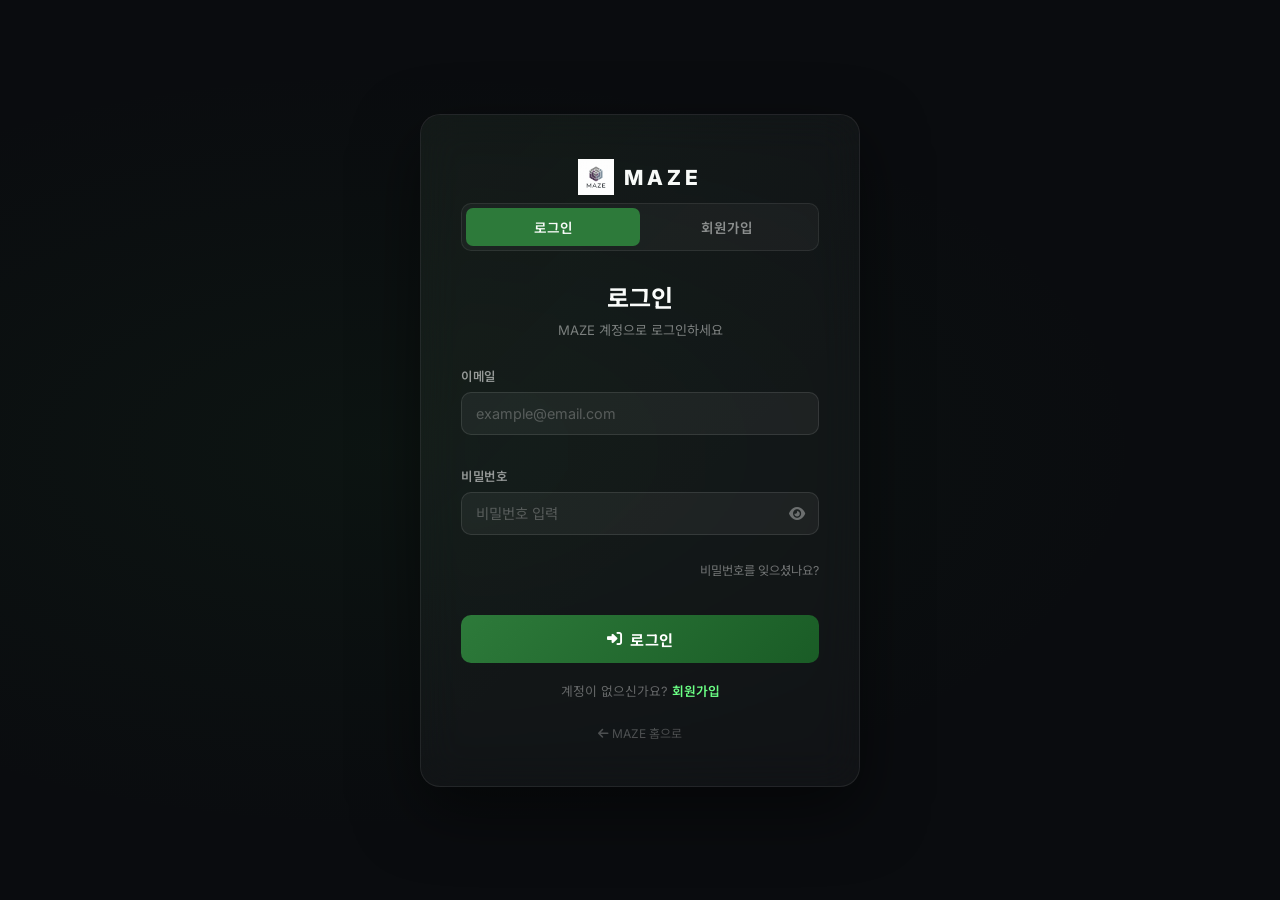
<file: login.html>
<!DOCTYPE html>
<html lang="ko">
<head>
<meta charset="UTF-8"/>
<meta name="viewport" content="width=device-width, initial-scale=1.0"/>
<title>Login | MAZE</title>
<link href="https://fonts.googleapis.com/css2?family=Inter:wght@300;400;500;600;700;800&family=Noto+Sans+KR:wght@300;400;500;600;700&display=swap" rel="stylesheet"/>
<link rel="stylesheet" href="https://cdn.jsdelivr.net/npm/@fortawesome/fontawesome-free@6.4.0/css/all.min.css"/>
<link rel="stylesheet" href="css/style.css"/>
<style>
/* ── PAGE BASE ── */
html,body{overflow:auto!important;height:auto;min-height:100vh}
body{background:#0a0c0f;display:flex;flex-direction:column;min-height:100vh;font-family:'Inter','Noto Sans KR',sans-serif}

/* ── BG GLOW ── */
.login-bg-glow{position:fixed;inset:0;pointer-events:none;z-index:0;
  background:radial-gradient(ellipse 60% 50% at 50% 40%,rgba(45,122,58,0.12),transparent 70%)}

/* ── WRAP ── */
.login-page{flex:1;display:flex;align-items:center;justify-content:center;padding:40px 20px;position:relative;z-index:1}

/* ── BOX ── */
.login-box{
  background:rgba(255,255,255,0.03);
  border:1px solid rgba(255,255,255,0.08);
  border-radius:20px;
  padding:44px 40px;
  width:100%;max-width:440px;
  backdrop-filter:blur(20px);
  box-shadow:0 24px 64px rgba(0,0,0,0.5);
  position:relative;overflow:hidden
}
.login-box::before{
  content:'';position:absolute;inset:0;border-radius:20px;
  background:linear-gradient(135deg,rgba(45,122,58,0.06) 0%,transparent 60%);
  pointer-events:none
}

/* ── LOGO ── */
.login-logo{display:flex;align-items:center;gap:10px;justify-content:center;margin-bottom:8px}
.login-logo img{width:36px;height:36px;object-fit:contain}
.login-logo span{font-size:1.3rem;font-weight:800;letter-spacing:4px;color:#fff}

/* ── TITLE ── */
.login-title{font-size:1.5rem;font-weight:700;color:#fff;text-align:center;margin:0 0 6px}
.login-sub{font-size:0.82rem;color:rgba(255,255,255,0.45);text-align:center;margin-bottom:28px}

/* ── TABS ── */
.tab-bar{display:flex;gap:0;background:rgba(255,255,255,0.04);border:1px solid rgba(255,255,255,0.08);border-radius:10px;padding:4px;margin-bottom:28px}
.tab-btn{flex:1;padding:9px;border-radius:7px;font-size:0.85rem;font-weight:600;background:none;color:rgba(255,255,255,0.5);cursor:pointer;border:none;transition:.25s;font-family:inherit}
.tab-btn.active{background:#2d7a3a;color:#fff}

/* ── FORM GROUPS ── */
.lf-group{margin-bottom:16px;position:relative}
.lf-group label{display:block;font-size:0.78rem;font-weight:600;color:rgba(255,255,255,0.55);margin-bottom:7px;letter-spacing:.5px}
.lf-group input{
  width:100%;box-sizing:border-box;
  padding:12px 44px 12px 14px;
  background:rgba(255,255,255,0.05);
  border:1px solid rgba(255,255,255,0.1);
  border-radius:10px;color:#fff;font-size:0.9rem;
  transition:.2s;-webkit-user-select:text;user-select:text;
  font-family:inherit;
  /* 드래그 복사는 허용, 드래그로 값 끌기만 방지 */
  -webkit-user-drag:none
}
.lf-group input:focus{outline:none;border-color:#2d7a3a;background:rgba(45,122,58,0.08)}
.lf-group input::placeholder{color:rgba(255,255,255,0.25)}

/* eye toggle */
.pw-toggle{position:absolute;right:14px;bottom:13px;background:none;border:none;color:rgba(255,255,255,0.35);cursor:pointer;font-size:0.9rem;padding:0;transition:.2s}
.pw-toggle:hover{color:#6bff85}

/* ── ERROR / SUCCESS ── */
.lf-msg{font-size:0.78rem;padding:9px 12px;border-radius:8px;margin-bottom:14px;display:none}
.lf-msg.show{display:block}
.lf-msg.err{background:rgba(220,50,50,0.15);border:1px solid rgba(220,50,50,0.25);color:#ff8080}
.lf-msg.ok{background:rgba(45,122,58,0.15);border:1px solid rgba(45,122,58,0.3);color:#6bff85}

/* ── SUBMIT BTN ── */
.btn-submit{
  width:100%;padding:13px;border:none;border-radius:10px;
  background:linear-gradient(135deg,#2d7a3a,#1a5c26);
  color:#fff;font-size:0.95rem;font-weight:700;cursor:pointer;
  transition:.25s;display:flex;align-items:center;justify-content:center;gap:8px;
  font-family:inherit;letter-spacing:.3px;margin-top:4px
}
.btn-submit:hover{background:linear-gradient(135deg,#38a048,#2d7a3a);transform:translateY(-1px);box-shadow:0 8px 24px rgba(45,122,58,0.35)}
.btn-submit:active{transform:translateY(0)}
.btn-submit:disabled{opacity:.5;cursor:not-allowed;transform:none}

/* ── DIVIDER ── */
.lf-divider{display:flex;align-items:center;gap:12px;margin:20px 0}
.lf-divider::before,.lf-divider::after{content:'';flex:1;height:1px;background:rgba(255,255,255,0.08)}
.lf-divider span{font-size:0.75rem;color:rgba(255,255,255,0.3)}

/* ── FOOTER LINKS ── */
.login-footer{text-align:center;font-size:0.8rem;color:rgba(255,255,255,0.35);margin-top:18px}
.login-footer a{color:#6bff85;text-decoration:none;font-weight:600}
.login-footer a:hover{text-decoration:underline}
.lf-forgot{text-align:right;margin-top:-8px;margin-bottom:16px}
.lf-forgot a{font-size:0.77rem;color:rgba(255,255,255,0.4);text-decoration:none;transition:.2s}
.lf-forgot a:hover{color:#6bff85}

/* ── HOME LINK ── */
.back-home{text-align:center;margin-top:22px}
.back-home a{font-size:0.75rem;color:rgba(255,255,255,0.25);text-decoration:none;transition:.2s}
.back-home a:hover{color:rgba(255,255,255,0.55)}

/* ── TOUCH GUIDE OVERLAY ── */
/* 드래그 진입 방지 + 터치 안내 토스트 */
.touch-guide-toast{
  position:fixed;bottom:32px;left:50%;transform:translateX(-50%) translateY(80px);
  background:rgba(45,122,58,0.92);color:#fff;
  padding:11px 22px;border-radius:40px;font-size:0.83rem;font-weight:600;
  display:flex;align-items:center;gap:8px;
  backdrop-filter:blur(10px);
  box-shadow:0 8px 24px rgba(0,0,0,0.4);
  transition:transform .4s cubic-bezier(.34,1.56,.64,1),opacity .4s;
  opacity:0;pointer-events:none;z-index:9999
}
.touch-guide-toast.show{transform:translateX(-50%) translateY(0);opacity:1}

/* ── PASSWORD RESET MODAL ── */
.modal-backdrop{
  position:fixed;inset:0;background:rgba(0,0,0,0.7);
  display:flex;align-items:center;justify-content:center;
  z-index:10000;opacity:0;pointer-events:none;transition:opacity .3s
}
.modal-backdrop.open{opacity:1;pointer-events:all}
.modal-card{
  background:#111418;border:1px solid rgba(255,255,255,0.1);border-radius:18px;
  padding:36px 32px;width:100%;max-width:380px;position:relative;
  transform:scale(.94) translateY(16px);transition:transform .3s
}
.modal-backdrop.open .modal-card{transform:scale(1) translateY(0)}
.modal-card h3{font-size:1.15rem;font-weight:700;color:#fff;margin:0 0 8px}
.modal-card p{font-size:0.82rem;color:rgba(255,255,255,0.45);margin:0 0 22px;line-height:1.6}
.modal-close{position:absolute;top:14px;right:16px;background:none;border:none;color:rgba(255,255,255,0.4);font-size:1.1rem;cursor:pointer;transition:.2s}
.modal-close:hover{color:#fff}
.reset-step{display:none}
.reset-step.active{display:block}
.reset-notice{font-size:0.8rem;color:rgba(255,255,255,0.4);margin-top:14px;text-align:center;line-height:1.7}

/* ── EMAIL INPUT HINT ── */
.email-hint{font-size:0.75rem;color:rgba(107,255,133,0.7);margin-top:5px;display:none}

/* ── STRENGTH BAR ── */
.pw-strength{height:3px;border-radius:4px;background:rgba(255,255,255,0.07);margin-top:7px;overflow:hidden}
.pw-strength-fill{height:100%;width:0%;border-radius:4px;transition:width .3s,background .3s}

@media(max-width:480px){
  .login-box{padding:32px 22px}
  .login-title{font-size:1.25rem}
}
</style>
</head>
<body>
<div class="login-bg-glow"></div>

<!-- Touch guide toast -->
<div class="touch-guide-toast" id="touchToast">
  <i class="fas fa-hand-pointer"></i>
  <span>터치하여 입력하세요</span>
</div>

<!-- Password reset modal -->
<div class="modal-backdrop" id="resetModal" role="dialog" aria-modal="true" aria-label="비밀번호 찾기">
  <div class="modal-card">
    <button class="modal-close" onclick="closeResetModal()" aria-label="닫기"><i class="fas fa-times"></i></button>
    <h3>🔐 비밀번호 찾기</h3>
    <p>가입 시 사용한 이메일로 임시 비밀번호를 발급해드립니다.</p>

    <!-- Step 1: email input -->
    <div class="reset-step active" id="resetStep1">
      <div class="lf-group">
        <label>이메일 주소</label>
        <input type="email" id="resetEmail" placeholder="가입한 이메일 입력" autocomplete="email"
               ondragstart="return false" ondrop="return false"/>
      </div>
      <div class="lf-msg" id="resetMsg"></div>
      <button class="btn-submit" onclick="sendReset()">
        <i class="fas fa-paper-plane"></i> 임시 비밀번호 발급
      </button>
      <p class="reset-notice">이메일이 기억나지 않으면 인스타그램 DM으로 문의해주세요.<br>
        <a href="https://www.instagram.com/dydgus_.0802" target="_blank" style="color:#6bff85">@dydgus_.0802</a>
      </p>
    </div>

    <!-- Step 2: temp password received + new password set -->
    <div class="reset-step" id="resetStep2">
      <div class="lf-group">
        <label>임시 비밀번호</label>
        <input type="text" id="resetTempPw" placeholder="이메일로 전송된 코드 입력"
               ondragstart="return false" ondrop="return false"/>
      </div>
      <div class="lf-group">
        <label>새 비밀번호</label>
        <input type="password" id="resetNewPw" placeholder="새 비밀번호 6자 이상" id="resetNewPw"
               ondragstart="return false" ondrop="return false"/>
        <div class="pw-strength"><div class="pw-strength-fill" id="resetStrFill"></div></div>
      </div>
      <div class="lf-group">
        <label>새 비밀번호 확인</label>
        <input type="password" id="resetNewPw2" placeholder="비밀번호 재입력"
               ondragstart="return false" ondrop="return false"/>
      </div>
      <div class="lf-msg" id="resetMsg2"></div>
      <button class="btn-submit" onclick="confirmReset()">
        <i class="fas fa-check"></i> 비밀번호 변경
      </button>
    </div>

    <!-- Step 3: success -->
    <div class="reset-step" id="resetStep3" style="text-align:center;padding:10px 0">
      <div style="font-size:2.5rem;margin-bottom:12px">✅</div>
      <p style="color:#6bff85;font-weight:700;font-size:1rem;margin-bottom:8px">비밀번호가 변경되었습니다!</p>
      <p style="font-size:0.82rem;color:rgba(255,255,255,0.4)">새 비밀번호로 로그인하세요.</p>
      <button class="btn-submit" style="margin-top:20px" onclick="closeResetModal();switchTab('login')">
        <i class="fas fa-sign-in-alt"></i> 로그인으로 이동
      </button>
    </div>
  </div>
</div>

<!-- Main login page -->
<div class="login-page">
  <div class="login-box" id="loginBox">
    <div class="login-logo">
      <img src="images/logo.png" alt="MAZE logo"/>
      <span>MAZE</span>
    </div>

    <!-- TABS -->
    <div class="tab-bar" role="tablist">
      <button class="tab-btn active" id="tabLogin" onclick="switchTab('login')" role="tab" aria-selected="true">로그인</button>
      <button class="tab-btn" id="tabSignup" onclick="switchTab('signup')" role="tab" aria-selected="false">회원가입</button>
    </div>

    <!-- ════ LOGIN FORM ════ -->
    <div id="loginForm" role="tabpanel">
      <h2 class="login-title">로그인</h2>
      <p class="login-sub">MAZE 계정으로 로그인하세요</p>
      <form class="login-form" onsubmit="doLogin(event)" autocomplete="on" id="loginFormEl">

        <div class="lf-group">
          <label for="loginEmail">이메일</label>
          <input type="email" id="loginEmail"
                 placeholder="example@email.com"
                 autocomplete="email"
                 inputmode="email"
                 ondragstart="return false"
                 ondrop="showTouchToast(); return false"/>
          <span class="email-hint" id="loginEmailHint"><i class="fas fa-check-circle"></i> 올바른 이메일 형식입니다</span>
        </div>

        <div class="lf-group" style="position:relative">
          <label for="loginPw">비밀번호</label>
          <input type="password" id="loginPw"
                 placeholder="비밀번호 입력"
                 autocomplete="current-password"
                 ondragstart="return false"
                 ondrop="showTouchToast(); return false"/>
          <button type="button" class="pw-toggle" onclick="togglePw('loginPw',this)" tabindex="-1" aria-label="비밀번호 표시">
            <i class="fas fa-eye"></i>
          </button>
        </div>

        <div class="lf-forgot">
          <a href="#" onclick="openResetModal(event)">비밀번호를 잊으셨나요?</a>
        </div>

        <div class="lf-msg" id="loginErr"></div>
        <button type="submit" class="btn-submit" id="loginBtn">
          <i class="fas fa-sign-in-alt"></i> 로그인
        </button>
      </form>
      <div class="login-footer">계정이 없으신가요? <a href="#" onclick="switchTab('signup')">회원가입</a></div>
    </div>

    <!-- ════ SIGNUP FORM ════ -->
    <div id="signupForm" style="display:none" role="tabpanel">
      <h2 class="login-title">회원가입</h2>
      <p class="login-sub">MAZE 커뮤니티에 참여하세요</p>
      <form class="login-form" onsubmit="doSignup(event)" autocomplete="on" id="signupFormEl">

        <div class="lf-group">
          <label for="signupEmail">이메일 *</label>
          <input type="email" id="signupEmail"
                 placeholder="example@email.com"
                 autocomplete="email"
                 inputmode="email"
                 ondragstart="return false"
                 ondrop="showTouchToast(); return false"/>
          <span class="email-hint" id="signupEmailHint"><i class="fas fa-check-circle"></i> 올바른 이메일 형식입니다</span>
        </div>

        <div class="lf-group">
          <label for="signupNick">닉네임 *</label>
          <input type="text" id="signupNick"
                 placeholder="닉네임 2~12자"
                 autocomplete="nickname"
                 ondragstart="return false"
                 ondrop="showTouchToast(); return false"/>
        </div>

        <div class="lf-group" style="position:relative">
          <label for="signupPw">비밀번호 *</label>
          <input type="password" id="signupPw"
                 placeholder="6자 이상"
                 autocomplete="new-password"
                 oninput="updateStrength(this.value,'strFill')"
                 ondragstart="return false"
                 ondrop="showTouchToast(); return false"/>
          <button type="button" class="pw-toggle" onclick="togglePw('signupPw',this)" tabindex="-1" aria-label="비밀번호 표시">
            <i class="fas fa-eye"></i>
          </button>
          <div class="pw-strength"><div class="pw-strength-fill" id="strFill"></div></div>
        </div>

        <div class="lf-group" style="position:relative">
          <label for="signupPw2">비밀번호 확인 *</label>
          <input type="password" id="signupPw2"
                 placeholder="비밀번호 재입력"
                 autocomplete="new-password"
                 ondragstart="return false"
                 ondrop="showTouchToast(); return false"/>
          <button type="button" class="pw-toggle" onclick="togglePw('signupPw2',this)" tabindex="-1" aria-label="비밀번호 표시">
            <i class="fas fa-eye"></i>
          </button>
        </div>

        <div class="lf-msg" id="signupErr"></div>
        <button type="submit" class="btn-submit" id="signupBtn">
          <i class="fas fa-user-plus"></i> 회원가입
        </button>
      </form>
      <div class="login-footer">이미 계정이 있으신가요? <a href="#" onclick="switchTab('login')">로그인</a></div>
    </div>

    <div class="back-home"><a href="index.html"><i class="fas fa-arrow-left"></i> MAZE 홈으로</a></div>
  </div>
</div>

<script src="js/main.js"></script>
<script>
/* ── CONSTANTS ── */
const ADMIN_EMAIL = 'yhkwon2004@gmail.com'; // admin email
const USERS_KEY = 'maze_users_v2';        // email-keyed store

/* ── TAB SWITCH ── */
function switchTab(tab){
  const isLogin = tab === 'login';
  document.getElementById('loginForm').style.display  = isLogin ? 'block' : 'none';
  document.getElementById('signupForm').style.display = isLogin ? 'none'  : 'block';
  document.getElementById('tabLogin').classList.toggle('active', isLogin);
  document.getElementById('tabSignup').classList.toggle('active', !isLogin);
  clearMsgs();
}

function clearMsgs(){
  ['loginErr','signupErr'].forEach(id=>{ const el=document.getElementById(id); if(el){el.className='lf-msg';el.textContent=''} });
}

/* ── SHOW MSG ── */
function showMsg(id,text,type='err'){
  const el=document.getElementById(id);
  el.className=`lf-msg show ${type}`;
  el.textContent=text;
}

/* ── TOGGLE PASSWORD VISIBILITY ── */
function togglePw(inputId, btn){
  const inp = document.getElementById(inputId);
  const icon = btn.querySelector('i');
  if(inp.type === 'password'){
    inp.type = 'text';
    icon.className = 'fas fa-eye-slash';
  } else {
    inp.type = 'password';
    icon.className = 'fas fa-eye';
  }
}

/* ── PASSWORD STRENGTH ── */
function updateStrength(val, fillId){
  const fill = document.getElementById(fillId);
  if(!fill) return;
  let score = 0;
  if(val.length >= 6)  score++;
  if(val.length >= 10) score++;
  if(/[A-Z]/.test(val) || /[!@#$%^&*]/.test(val)) score++;
  if(/[0-9]/.test(val)) score++;
  const w  = ['0%','25%','50%','75%','100%'][score];
  const bg = ['#555','#e05c5c','#f0a830','#6bff85','#00e676'][score];
  fill.style.width = w;
  fill.style.background = bg;
}

/* ── EMAIL VALIDATION HINT ── */
function setupEmailHint(inputId, hintId){
  const inp  = document.getElementById(inputId);
  const hint = document.getElementById(hintId);
  if(!inp || !hint) return;
  inp.addEventListener('input', () => {
    const valid = /^[^\s@]+@[^\s@]+\.[^\s@]+$/.test(inp.value.trim());
    hint.style.display = (inp.value.length > 3 && valid) ? 'block' : 'none';
  });
}
setupEmailHint('loginEmail','loginEmailHint');
setupEmailHint('signupEmail','signupEmailHint');

/* ── DRAG PREVENTION → TOUCH TOAST ── */
function showTouchToast(){
  const toast = document.getElementById('touchToast');
  toast.classList.add('show');
  clearTimeout(window._toastTimer);
  window._toastTimer = setTimeout(()=> toast.classList.remove('show'), 2800);
}

// Prevent drag-to-fill on the whole page
document.addEventListener('dragover', e => e.preventDefault());
document.addEventListener('drop', e => { e.preventDefault(); showTouchToast(); });

// Show touch guide on first mobile visit
if('ontouchstart' in window){
  setTimeout(showTouchToast, 600);
}

/* ── USERS STORE (email-keyed) ── */
function getUsers(){ try{ return JSON.parse(localStorage.getItem(USERS_KEY)||'{}') }catch{ return {} } }
function saveUsers(obj){ localStorage.setItem(USERS_KEY, JSON.stringify(obj)) }

/* ── LOGIN ── */
function doLogin(e){
  e.preventDefault();
  const email = document.getElementById('loginEmail').value.trim().toLowerCase();
  const pw    = document.getElementById('loginPw').value;
  if(!email || !pw){ showMsg('loginErr','이메일과 비밀번호를 입력해주세요.'); return }
  if(!/^[^\s@]+@[^\s@]+\.[^\s@]+$/.test(email)){ showMsg('loginErr','올바른 이메일 주소를 입력해주세요.'); return }

  // Admin login
  if(email === ADMIN_EMAIL && pw === AUTH.ADMIN_PW){
    AUTH.set({id: ADMIN_EMAIL, email: ADMIN_EMAIL, nick:'관리자', isAdmin:true});
    window.location.href = 'community.html';
    return;
  }

  const users = getUsers();
  const user  = users[email];
  if(user && user.pw === pw){
    AUTH.set({id: email, email, nick: user.nick, isAdmin: false});
    window.location.href = 'community.html';
  } else {
    showMsg('loginErr','이메일 또는 비밀번호가 올바르지 않습니다.');
    document.getElementById('loginPw').value = '';
    document.getElementById('loginPw').focus();
  }
}

/* ── SIGNUP ── */
function doSignup(e){
  e.preventDefault();
  const email = document.getElementById('signupEmail').value.trim().toLowerCase();
  const nick  = document.getElementById('signupNick').value.trim();
  const pw    = document.getElementById('signupPw').value;
  const pw2   = document.getElementById('signupPw2').value;

  if(!email||!nick||!pw||!pw2){ showMsg('signupErr','모든 항목을 입력해주세요.'); return }
  if(!/^[^\s@]+@[^\s@]+\.[^\s@]+$/.test(email)){ showMsg('signupErr','올바른 이메일 주소를 입력해주세요.'); return }
  if(nick.length<2||nick.length>12){ showMsg('signupErr','닉네임은 2~12자입니다.'); return }
  if(pw.length<6){ showMsg('signupErr','비밀번호는 6자 이상입니다.'); return }
  if(pw !== pw2){ showMsg('signupErr','비밀번호가 일치하지 않습니다.'); return }
  // 관리자 이메일로는 회원가입 불가
  if(email === ADMIN_EMAIL){ showMsg('signupErr','사용할 수 없는 이메일입니다.'); return }

  const users = getUsers();
  if(users[email]){ showMsg('signupErr','이미 사용 중인 이메일입니다.'); return }

  users[email] = { nick, pw, email, createdAt: Date.now() };
  saveUsers(users);
  AUTH.set({id: email, email, nick, isAdmin: false});
  window.location.href = 'community.html';
}

/* ══════════════════════════
   PASSWORD RESET FLOW
══════════════════════════ */
let _resetEmail = '';
let _tempPw     = '';

function openResetModal(e){
  e.preventDefault();
  document.getElementById('resetModal').classList.add('open');
  showResetStep(1);
  document.getElementById('resetEmail').value = document.getElementById('loginEmail').value || '';
  document.getElementById('resetEmail').focus();
}

function closeResetModal(){
  document.getElementById('resetModal').classList.remove('open');
  showResetStep(1);
  clearResetMsgs();
}

function showResetStep(n){
  [1,2,3].forEach(i=>{
    const el = document.getElementById(`resetStep${i}`);
    el.classList.toggle('active', i===n);
  });
}

function clearResetMsgs(){
  ['resetMsg','resetMsg2'].forEach(id=>{ const el=document.getElementById(id); if(el){el.className='lf-msg';el.textContent=''} });
}

function showResetMsg(id,text,type='err'){
  const el=document.getElementById(id);
  el.className=`lf-msg show ${type}`;
  el.textContent=text;
}

/* Step 1: verify email & generate temp password */
function sendReset(){
  const email = document.getElementById('resetEmail').value.trim().toLowerCase();
  if(!email){ showResetMsg('resetMsg','이메일을 입력해주세요.'); return }
  if(!/^[^\s@]+@[^\s@]+\.[^\s@]+$/.test(email)){ showResetMsg('resetMsg','올바른 이메일 주소를 입력해주세요.'); return }

  const users = getUsers();
  const isAdmin = (email === ADMIN_EMAIL);

  if(!isAdmin && !users[email]){
    showResetMsg('resetMsg','가입된 이메일이 아닙니다. 인스타 DM으로 문의해 주세요.');
    return;
  }

  // Generate 6-digit temp password
  _tempPw    = String(Math.floor(100000 + Math.random() * 900000));
  _resetEmail = email;

  // Store temp pw temporarily
  const store = JSON.parse(localStorage.getItem('maze_reset')||'{}');
  store[email] = { tempPw: _tempPw, expires: Date.now() + 15*60*1000 };
  localStorage.setItem('maze_reset', JSON.stringify(store));

  // In a real app: send email. Here we show it directly (demo mode)
  showResetMsg('resetMsg',`임시 비밀번호가 발급되었습니다: ${_tempPw} (15분 유효 / 데모 표시)`,'ok');
  setTimeout(()=> showResetStep(2), 1800);
  document.getElementById('resetNewPw').addEventListener('input', function(){
    updateStrength(this.value,'resetStrFill');
  });
}

/* Step 2: verify temp pw + set new pw */
function confirmReset(){
  const tempInput = document.getElementById('resetTempPw').value.trim();
  const newPw     = document.getElementById('resetNewPw').value;
  const newPw2    = document.getElementById('resetNewPw2').value;

  const store = JSON.parse(localStorage.getItem('maze_reset')||'{}');
  const entry = store[_resetEmail];

  if(!entry || Date.now() > entry.expires){ showResetMsg('resetMsg2','임시 비밀번호가 만료되었습니다. 다시 시도해주세요.'); return }
  if(tempInput !== entry.tempPw){ showResetMsg('resetMsg2','임시 비밀번호가 올바르지 않습니다.'); return }
  if(newPw.length < 6){ showResetMsg('resetMsg2','비밀번호는 6자 이상입니다.'); return }
  if(newPw !== newPw2){ showResetMsg('resetMsg2','비밀번호가 일치하지 않습니다.'); return }

  // Update password
  const isAdmin = (_resetEmail === ADMIN_EMAIL);
  if(!isAdmin){
    const users = getUsers();
    if(users[_resetEmail]){ users[_resetEmail].pw = newPw; saveUsers(users); }
  }
  // Admin pw change is session-only in this demo (cannot persist hardcoded)

  // Cleanup
  delete store[_resetEmail];
  localStorage.setItem('maze_reset', JSON.stringify(store));
  _tempPw = ''; _resetEmail = '';

  showResetStep(3);
}

// Close modal on backdrop click
document.getElementById('resetModal').addEventListener('click', function(e){
  if(e.target === this) closeResetModal();
});

/* ── REDIRECT IF ALREADY LOGGED IN ── */
if(AUTH && AUTH.isLoggedIn()) window.location.href = 'community.html';
</script>
</body>
</html>
</file>
<file: css/style.css>
/* ============================================================
   MAZE — Global Stylesheet  (Fullpage + Premium Design)
   ============================================================ */

/* ── RESET ── */
*,*::before,*::after{box-sizing:border-box;margin:0;padding:0}
html,body{width:100%;height:100%;overflow:hidden}
body{font-family:'Inter','Noto Sans KR',sans-serif;background:#0a0c0f;color:#fff;-webkit-font-smoothing:antialiased}
img{
  max-width:100%;height:auto;display:block;
  /* 이미지 로딩 최적화 */
  content-visibility:auto;
  /* 로딩 전 배경 placeholder */
  background:rgba(255,255,255,0.04);
}
/* 이미지 로드 완료 시 부드럽게 페이드인 */
img{opacity:0;transition:opacity .35s ease}
img.loaded,img[loading="eager"]{opacity:1}
/* JS 없이도 대응: 브라우저가 이미지 완료하면 */
img:-moz-loading{opacity:0}
/* Fallback: 로드 완료된 이미지 */
img[complete]{opacity:1}
a{text-decoration:none;color:inherit}
ul{list-style:none}
button{cursor:pointer;font-family:inherit;border:none;background:none}
input,select,textarea{font-family:inherit}
::-webkit-scrollbar{width:4px}
::-webkit-scrollbar-thumb{background:#2d7a3a;border-radius:2px}

/* ── CSS VARIABLES ── */
:root{
  --g1:#2d7a3a;
  --g2:#4caf50;
  --gn:#6bff85;
  --dark:#0a0c0f;
  --dark2:#111318;
  --dark3:#161a22;
  --border:rgba(255,255,255,0.08);
  --text-dim:rgba(255,255,255,0.5);
  --text-mid:rgba(255,255,255,0.75);
  --easing:cubic-bezier(0.77,0,0.175,1);
  --ease-out:cubic-bezier(0.16,1,0.3,1);
}

/* ============================================================
   FULLPAGE SYSTEM
   ============================================================ */
#fullpage{
  width:100%;
  height:100vh;
  overflow-y:scroll;
  overflow-x:hidden;
  scroll-snap-type:y mandatory;
  -webkit-overflow-scrolling:touch;
}

/* 모바일에서는 스냅 해제 */
@media(max-width:768px){
  html,body{overflow:auto}
  #fullpage{
    overflow-y:auto;
    scroll-snap-type:none;
    height:auto;
  }
}

.slide{
  position:relative;
  width:100%;
  height:100vh;
  min-height:600px;
  display:flex;
  align-items:center;
  justify-content:center;
  overflow:hidden;
  scroll-snap-align:start;
  scroll-snap-stop:always;
}

@media(max-width:768px){
  .slide{
    height:auto;
    min-height:100vh;
    scroll-snap-align:none;
    padding:100px 0 60px;
  }
}

/* ── SLIDE BG ── */
.slide-bg{position:absolute;inset:0;z-index:0}
.slide-bg-hero{background:linear-gradient(135deg,#050a07 0%,#0a1410 40%,#060d10 100%)}
.about-bg{background:linear-gradient(160deg,#080b08 0%,#0d1610 60%,#080c10 100%)}
.problem-bg{background:linear-gradient(140deg,#0c0808 0%,#0f0c0c 50%,#0a0808 100%)}
.solution-bg{background:linear-gradient(150deg,#050f08 0%,#0a1a10 60%,#070f0c 100%)}
.products-bg{background:linear-gradient(135deg,#080c10 0%,#0d1218 60%,#080c10 100%)}
.projects-bg{background:linear-gradient(145deg,#060a06 0%,#0a1208 50%,#060a0e 100%)}
.impact-bg{background:linear-gradient(135deg,#080808 0%,#0f100a 50%,#080808 100%)}
.contact-bg{background:linear-gradient(150deg,#050808 0%,#080d0a 50%,#050808 100%)}

/* ── SLIDE CONTENT ── */
.slide-content{
  position:relative;
  z-index:2;
  width:100%;
  max-width:1280px;
  padding:0 64px;
  margin:0 auto;
}

@media(max-width:1024px){.slide-content{padding:0 40px}}
@media(max-width:768px){.slide-content{padding:0 24px}}

/* ============================================================
   NAV
   ============================================================ */
#nav{
  position:fixed;top:0;left:0;right:0;z-index:1000;
  height:64px;
  display:flex;align-items:center;justify-content:space-between;
  padding:0 48px;
  background:rgba(10,12,15,0.6);
  backdrop-filter:blur(20px);
  border-bottom:1px solid var(--border);
  transition:background .3s ease;
}
#nav.scrolled{background:rgba(10,12,15,0.92)}

.nav-logo{
  display:flex;align-items:center;gap:10px;
  font-size:1.1rem;font-weight:800;letter-spacing:-0.03em;color:#fff;
  flex-shrink:0;
}
.nav-logo img{width:32px;height:32px;object-fit:contain}

.nav-right{display:flex;align-items:center;gap:10px}

/* ── 숨김 슬라이드 도트 네비 (Home~Impact) ── */
.nav-hidden-slides{
  display:flex;align-items:center;gap:6px;
  padding:6px 10px;
  border-right:1px solid rgba(255,255,255,0.08);
  margin-right:4px;
}
.nav-dot-link{
  display:block;width:5px;height:5px;
  border-radius:50%;
  background:rgba(255,255,255,0.2);
  transition:background .25s,transform .25s;
  flex-shrink:0;
}
.nav-dot-link:hover{background:rgba(107,255,133,0.7);transform:scale(1.5)}
.nav-dot-link.active{background:#6bff85;transform:scale(1.4)}

/* ── 메인 네비 링크 리스트 ── */
.nav-links{
  display:flex;align-items:center;gap:4px;
}
.nav-links li a{
  font-size:0.78rem;font-weight:500;color:var(--text-dim);
  padding:6px 12px;border-radius:6px;
  transition:color .2s,background .2s;
  white-space:nowrap;letter-spacing:0.01em;
}
.nav-links li a:hover,.nav-links li a.active{color:#fff;background:rgba(255,255,255,0.06)}

/* ── Awards · CEO · Community · Contact 주요 버튼 ── */
.nav-links li a.nav-btn{
  font-size:0.8rem;font-weight:600;
  color:rgba(255,255,255,0.75);
  padding:7px 14px;
  border:1px solid rgba(255,255,255,0.1);
  border-radius:8px;
  background:rgba(255,255,255,0.04);
  transition:color .2s,background .2s,border-color .2s,box-shadow .2s;
  letter-spacing:0.02em;
}
.nav-links li a.nav-btn:hover{
  color:#fff;
  background:rgba(255,255,255,0.09);
  border-color:rgba(255,255,255,0.22);
  box-shadow:0 2px 12px rgba(0,0,0,0.3);
}
.nav-links li a.nav-btn.active{
  color:#6bff85;
  border-color:rgba(107,255,133,0.35);
  background:rgba(107,255,133,0.07);
}
/* Contact는 강조색 */
.nav-links li a.nav-btn-contact{
  color:#6bff85;
  border-color:rgba(107,255,133,0.3);
  background:rgba(107,255,133,0.06);
}
.nav-links li a.nav-btn-contact:hover{
  background:rgba(107,255,133,0.14);
  border-color:rgba(107,255,133,0.55);
  box-shadow:0 0 16px rgba(107,255,133,0.15);
}

/* ── Login 버튼 ── */
.nav-links li a.nav-login{
  background:var(--g1);color:#fff;font-weight:600;
  padding:7px 16px;border-radius:8px;margin-left:4px;
  border:none;
}
.nav-links li a.nav-login:hover{background:#246130;box-shadow:0 4px 14px rgba(45,122,58,0.4)}

.hamburger{
  display:none;flex-direction:column;gap:5px;padding:8px;
}
.hamburger span{display:block;width:22px;height:1.5px;background:#fff;border-radius:2px;transition:.3s}

@media(max-width:1100px){
  .nav-links{display:none}
  .nav-hidden-slides{display:none}
  .hamburger{display:flex}
  #nav{padding:0 24px}
}

/* ── MOBILE OVERLAY ── */
.mobile-menu-overlay{
  position:fixed;inset:0;z-index:2000;
  background:rgba(10,12,15,0.98);
  backdrop-filter:blur(24px);
  display:flex;align-items:center;justify-content:center;
  opacity:0;pointer-events:none;
  transition:opacity .4s var(--ease-out);
}
.mobile-menu-overlay.open{opacity:1;pointer-events:all}
.mobile-menu-overlay ul{display:flex;flex-direction:column;gap:6px;text-align:center}

/* 주요 메뉴 항목 (Awards/CEO/Community/Contact) */
.mobile-menu-overlay li a{
  font-size:1.35rem;font-weight:700;color:var(--text-mid);
  padding:12px 40px;border-radius:12px;display:block;
  transition:color .2s,background .2s;
}
.mobile-menu-overlay li a:hover{color:#fff;background:rgba(255,255,255,0.06)}
.mobile-menu-overlay .mob-login{color:var(--gn)!important}

/* 숨김 슬라이드 그룹 (Home~Impact, 작게 평소형) */
.mob-slide-group{
  display:flex!important;
  flex-direction:row!important;
  flex-wrap:wrap;
  gap:6px;
  justify-content:center;
  padding:10px 20px;
  border-bottom:1px solid rgba(255,255,255,0.07);
  margin-bottom:4px;
}
.mob-slide-link{
  font-size:0.72rem!important;
  font-weight:500!important;
  color:rgba(255,255,255,0.35)!important;
  padding:5px 12px!important;
  border-radius:100px!important;
  border:1px solid rgba(255,255,255,0.08)!important;
  background:rgba(255,255,255,0.03)!important;
  transition:color .2s,background .2s!important;
}
.mob-slide-link:hover,.mob-slide-link.active{
  color:rgba(255,255,255,0.7)!important;
  background:rgba(255,255,255,0.07)!important;
}
.mob-divider{
  height:1px;
  background:rgba(255,255,255,0.06);
  margin:4px 20px;
}
.overlay-close{
  position:absolute;top:24px;right:24px;
  color:#fff;font-size:1.4rem;opacity:0.6;
}
.overlay-close:hover{opacity:1}

/* ============================================================
   SLIDE INDICATOR
   ============================================================ */
.slide-indicator{
  position:fixed;right:28px;top:50%;transform:translateY(-50%);
  z-index:500;
  display:flex;flex-direction:column;gap:10px;
}
.si-dot{
  width:6px;height:6px;border-radius:50%;
  background:rgba(255,255,255,0.25);
  cursor:pointer;
  transition:background .3s,transform .3s;
}
.si-dot.active{background:var(--gn);transform:scale(1.5)}

@media(max-width:768px){.slide-indicator{display:none}}

/* ============================================================
   COMMON COMPONENTS
   ============================================================ */
.label-tag{
  display:inline-block;
  font-size:0.68rem;font-weight:700;letter-spacing:0.2em;text-transform:uppercase;
  color:var(--gn);
  border:1px solid rgba(107,255,133,0.3);
  padding:5px 14px;border-radius:100px;
  margin-bottom:20px;
}
.label-red{color:#ff6b6b;border-color:rgba(255,107,107,0.3)}
.label-gold{color:#fbbf24;border-color:rgba(251,191,36,0.3)}

.btn-primary{
  display:inline-flex;align-items:center;gap:8px;
  background:var(--g1);color:#fff;
  padding:14px 28px;border-radius:10px;
  font-weight:600;font-size:0.9rem;
  transition:background .3s,transform .3s,box-shadow .3s;
  box-shadow:0 0 24px rgba(45,122,58,0.3);
}
.btn-primary:hover{background:#246130;transform:translateY(-2px);box-shadow:0 8px 32px rgba(45,122,58,0.4)}

.btn-ghost{
  display:inline-flex;align-items:center;gap:8px;
  border:1px solid rgba(255,255,255,0.2);color:rgba(255,255,255,0.8);
  padding:13px 28px;border-radius:10px;
  font-weight:500;font-size:0.9rem;
  transition:border-color .3s,color .3s,transform .3s;
  backdrop-filter:blur(4px);
}
.btn-ghost:hover{border-color:var(--gn);color:var(--gn);transform:translateY(-2px)}

.btn-outline-green{
  display:inline-flex;align-items:center;gap:8px;
  border:1px solid var(--g1);color:var(--gn);
  padding:12px 24px;border-radius:10px;
  font-weight:600;font-size:0.85rem;
  transition:background .3s,transform .3s;
}
.btn-outline-green:hover{background:rgba(45,122,58,0.15);transform:translateY(-2px)}

.w-full{width:100%;justify-content:center}

/* ── ANIMATION CLASSES ── */
[data-anim]{opacity:0;transition:opacity .8s var(--ease-out),transform .8s var(--ease-out)}
[data-anim="fadeUp"]{transform:translateY(40px)}
[data-anim="slideRight"]{transform:translateX(-50px)}
[data-anim="slideLeft"]{transform:translateX(50px)}
[data-anim].animated{opacity:1;transform:none}

.pc-only{display:none}
@media(min-width:769px){.pc-only{display:inline}}

/* ============================================================
   SLIDE 0 — HERO
   ============================================================ */
#heroCanvas{position:absolute;inset:0;width:100%;height:100%;opacity:0.5}
.hero-grain{
  position:absolute;inset:0;
  background-image:url("data:image/svg+xml,%3Csvg viewBox='0 0 256 256' xmlns='http://www.w3.org/2000/svg'%3E%3Cfilter id='noise'%3E%3CfeTurbulence type='fractalNoise' baseFrequency='0.9' numOctaves='4' stitchTiles='stitch'/%3E%3C/filter%3E%3Crect width='100%25' height='100%25' filter='url(%23noise)' opacity='0.04'/%3E%3C/svg%3E");
  opacity:0.4;pointer-events:none;
}
.hero-gradient{
  position:absolute;inset:0;
  background:radial-gradient(ellipse at 30% 60%,rgba(45,122,58,0.12) 0%,transparent 60%),
             radial-gradient(ellipse at 80% 20%,rgba(107,255,133,0.06) 0%,transparent 50%);
}

.hero-content{
  display:flex;flex-direction:column;
  align-items:flex-start;
  padding-top:0;
}

.hero-eyebrow{
  display:flex;align-items:center;gap:10px;
  font-size:0.75rem;font-weight:600;letter-spacing:0.15em;text-transform:uppercase;
  color:var(--gn);margin-bottom:24px;
}
.dot-green{
  width:8px;height:8px;border-radius:50%;background:var(--gn);
  animation:pulse 2s ease infinite;
}
@keyframes pulse{0%,100%{box-shadow:0 0 0 0 rgba(107,255,133,0.5)}50%{box-shadow:0 0 0 8px rgba(107,255,133,0)}}

.hero-title{
  font-size:clamp(2.8rem,5.5vw,5rem);
  font-weight:800;
  line-height:1.1;
  letter-spacing:-0.04em;
  margin-bottom:24px;
  color:#fff;
}
.hero-title em{
  font-style:normal;
  background:linear-gradient(135deg,#6bff85,#4caf50);
  -webkit-background-clip:text;-webkit-text-fill-color:transparent;background-clip:text;
}

.hero-sub{
  font-size:1rem;color:var(--text-mid);
  line-height:1.8;margin-bottom:40px;
  font-weight:300;
}

.hero-metrics{
  display:flex;align-items:center;gap:0;
  margin-bottom:44px;
  background:rgba(255,255,255,0.04);
  border:1px solid var(--border);
  border-radius:16px;padding:20px 36px;
  backdrop-filter:blur(12px);
  flex-wrap:wrap;gap:16px;
}
.metric{text-align:center;padding:0 28px}
.metric strong{
  display:block;font-size:2rem;font-weight:800;
  color:var(--gn);line-height:1;margin-bottom:4px;
}
.metric small{font-size:0.72rem;color:var(--text-dim);letter-spacing:0.05em}
.metric-div{width:1px;height:36px;background:var(--border)}

.hero-cta{display:flex;gap:12px;flex-wrap:wrap}

.scroll-hint{
  position:absolute;bottom:32px;left:50%;transform:translateX(-50%);
  text-align:center;cursor:pointer;
  color:var(--text-dim);
  animation:scrollFloat 2.5s ease-in-out infinite;
}
.scroll-hint span{font-size:0.65rem;letter-spacing:0.2em;text-transform:uppercase;display:block;margin-bottom:8px}
.scroll-arrow{font-size:0.9rem}
@keyframes scrollFloat{0%,100%{transform:translateX(-50%) translateY(0);opacity:0.5}50%{transform:translateX(-50%) translateY(8px);opacity:1}}

/* ============================================================
   SLIDE 1 — ABOUT
   ============================================================ */
.about-layout{
  display:grid;grid-template-columns:1fr 1fr;
  gap:80px;align-items:center;
}
.about-left h2{
  font-size:clamp(2rem,3.5vw,3.2rem);
  font-weight:800;line-height:1.15;letter-spacing:-0.03em;
  margin-bottom:20px;
}
.about-left p{font-size:0.95rem;color:var(--text-mid);line-height:1.85;margin-bottom:28px}
.about-tags{display:flex;gap:10px;flex-wrap:wrap;margin-bottom:28px}
.about-tags span{
  display:inline-flex;align-items:center;gap:6px;
  font-size:0.78rem;font-weight:600;
  padding:7px 16px;border-radius:100px;
  border:1px solid rgba(107,255,133,0.2);
  color:var(--gn);
}
.about-philosophy{
  border-left:2px solid var(--g1);
  padding:16px 20px;background:rgba(45,122,58,0.07);
  border-radius:0 10px 10px 0;
}
.about-philosophy i{color:var(--gn);margin-bottom:8px;opacity:0.6;font-size:1rem}
.about-philosophy p{font-size:0.88rem;color:var(--text-mid);line-height:1.7;font-style:italic}

/* 여정 */
.about-journey{display:flex;flex-direction:column;gap:0}
.journey-step{
  display:flex;gap:20px;align-items:flex-start;
  padding:20px 24px;border-radius:12px;
  transition:.3s;
}
.journey-step.active{background:rgba(45,122,58,0.12);border:1px solid rgba(107,255,133,0.15)}
.js-num{
  font-size:1.5rem;font-weight:800;color:rgba(107,255,133,0.3);
  min-width:40px;line-height:1;
}
.journey-step.active .js-num{color:var(--gn)}
.js-body h4{font-size:0.95rem;font-weight:700;margin-bottom:4px}
.js-body p{font-size:0.82rem;color:var(--text-dim)}
.journey-line{width:1px;height:16px;background:var(--border);margin-left:38px}

/* ============================================================
   SLIDE 2 — PROBLEM
   ============================================================ */
.problem-layout{
  display:flex;flex-direction:column;align-items:center;
  gap:48px;
}
.problem-header{text-align:center}
.problem-header h2{
  font-size:clamp(2rem,3.5vw,3rem);font-weight:800;
  line-height:1.2;letter-spacing:-0.03em;
}
.problem-cards{
  display:grid;grid-template-columns:repeat(4,1fr);gap:20px;
  width:100%;
}
.prob-card{
  background:rgba(255,255,255,0.03);
  border:1px solid rgba(255,107,107,0.12);
  border-radius:16px;padding:28px 22px;
  transition:transform .3s,background .3s,border-color .3s;
  position:relative;overflow:hidden;
}
.prob-card::before{
  content:'';position:absolute;top:0;left:0;right:0;height:2px;
  background:linear-gradient(90deg,#ff6b6b,#ff9a9a);
  opacity:0;transition:opacity .3s;
}
.prob-card:hover{transform:translateY(-6px);background:rgba(255,107,107,0.05);border-color:rgba(255,107,107,0.25)}
.prob-card:hover::before{opacity:1}
.prob-icon{font-size:1.4rem;color:#ff6b6b;margin-bottom:14px}
.prob-num{font-size:2rem;font-weight:800;color:#ff6b6b;margin-bottom:12px;line-height:1}
.prob-card h4{font-size:0.88rem;font-weight:700;margin-bottom:8px}
.prob-card p{font-size:0.78rem;color:var(--text-dim);line-height:1.65}
.prob-card strong{color:#ff9a9a}

/* ============================================================
   SLIDE 3 — SOLUTION
   ============================================================ */
.solution-layout{
  display:grid;grid-template-columns:1fr 1fr;
  gap:80px;align-items:center;
}
.sol-left h2{
  font-size:clamp(2rem,3.5vw,3.2rem);font-weight:800;
  line-height:1.15;letter-spacing:-0.03em;margin-bottom:20px;
}
.sol-left p{font-size:0.95rem;color:var(--text-mid);line-height:1.85;margin-bottom:36px}

.sol-flow{display:flex;align-items:center;gap:8px;flex-wrap:wrap}
.sf-step{
  display:flex;flex-direction:column;align-items:center;gap:6px;
  background:rgba(45,122,58,0.1);border:1px solid rgba(107,255,133,0.15);
  border-radius:10px;padding:12px 16px;
}
.sf-step i{font-size:1rem;color:var(--gn)}
.sf-step span{font-size:0.7rem;font-weight:600;color:var(--text-mid);white-space:nowrap}
.sf-arrow{color:rgba(107,255,133,0.3);font-size:0.8rem}

.sol-image-wrap{position:relative;border-radius:20px;overflow:hidden;box-shadow:0 24px 64px rgba(0,0,0,0.5)}
.sol-image-wrap img{width:100%;height:520px;object-fit:cover}
.sol-badge{
  position:absolute;bottom:20px;left:20px;
  display:inline-flex;align-items:center;gap:8px;
  background:var(--g1);color:#fff;
  padding:10px 18px;border-radius:100px;
  font-size:0.8rem;font-weight:700;
  box-shadow:0 8px 24px rgba(45,122,58,0.4);
}

/* ============================================================
   SLIDE 4 — PRODUCTS
   ============================================================ */
/* ── PRODUCTS LAYOUT ── */
.products-layout{
  display:flex;flex-direction:column;
  gap:clamp(16px,2vh,32px);
  width:100%;height:100%;
  justify-content:center;
}
.prod-header{text-align:center;flex-shrink:0}
.prod-header h2{font-size:clamp(1.4rem,3vw,2.8rem);font-weight:800;letter-spacing:-0.03em}

.prod-showcase{
  display:grid;
  grid-template-columns:1.3fr 1fr;
  gap:clamp(14px,2vw,28px);
  align-items:start;
  min-height:0; /* grid overflow 방지 */
}
.prod-main{
  background:rgba(255,255,255,0.03);border:1px solid var(--border);
  border-radius:20px;overflow:hidden;
  min-height:0;
}
/* 이미지: 고정 높이 대신 aspect-ratio로 짤림 방지 */
.prod-img-wrap{
  width:100%;overflow:hidden;
  aspect-ratio:16/9;
  background:rgba(255,255,255,0.04); /* 로딩 전 placeholder */
}
.prod-img-wrap img{
  width:100%;height:100%;
  object-fit:cover;
  /* 이미지 렌더링 최적화 */
  image-rendering:auto;
  will-change:transform;
}
.prod-info{padding:clamp(14px,2vw,28px)}
.prod-badge{
  display:inline-block;
  font-size:0.65rem;font-weight:700;letter-spacing:0.15em;
  background:var(--g1);color:#fff;
  padding:4px 12px;border-radius:100px;margin-bottom:10px;
}
.prod-info h3{font-size:clamp(0.9rem,1.5vw,1.1rem);font-weight:700;margin-bottom:8px}
.prod-info p{font-size:clamp(0.78rem,1.2vw,0.85rem);color:var(--text-dim);line-height:1.7;margin-bottom:12px}
.prod-specs{display:flex;flex-direction:column;gap:5px}
.prod-specs span{font-size:0.75rem;color:var(--text-mid);display:flex;align-items:center;gap:8px}
.prod-specs i{color:var(--gn);font-size:0.7rem}

.prod-sub-grid{display:flex;flex-direction:column;gap:clamp(10px,1.5vh,20px);min-height:0}
.prod-sub{
  background:rgba(255,255,255,0.03);border:1px solid var(--border);
  border-radius:16px;overflow:hidden;display:flex;
  transition:transform .3s,border-color .3s;
  min-height:0;
}
.prod-sub:hover{transform:translateY(-3px);border-color:rgba(107,255,133,0.2)}
/* 서브 이미지 placeholder */
.prod-sub-imgwrap{
  width:100px;height:90px;flex-shrink:0;
  background:rgba(255,255,255,0.04);
  overflow:hidden;
}
.prod-sub-imgwrap img{
  width:100%;height:100%;object-fit:cover;
  display:block;
}
.prod-sub.coming{align-items:center;padding:16px}
.coming-icon{
  width:52px;height:52px;background:rgba(255,255,255,0.04);
  border-radius:12px;display:flex;align-items:center;justify-content:center;
  font-size:1.3rem;color:rgba(255,255,255,0.3);flex-shrink:0;margin-right:14px;
}
.ps-info{padding:12px 14px;display:flex;flex-direction:column;justify-content:center;gap:4px}
.ps-tag{
  font-size:0.63rem;font-weight:700;letter-spacing:0.1em;
  background:rgba(45,122,58,0.15);color:var(--gn);
  padding:2px 8px;border-radius:100px;display:inline-block;width:fit-content;
}
.ps-tag.ps-dev{background:rgba(251,191,36,0.1);color:#fbbf24}
.ps-info h4{font-size:0.85rem;font-weight:700}
.ps-info p{font-size:0.73rem;color:var(--text-dim)}

/* ── PRODUCTS 모바일 전용 ── */
@media(max-width:768px){
  .products-layout{
    gap:20px;
    padding:0 4px;
    justify-content:flex-start;
    overflow-y:auto; /* 내용이 길면 스크롤 */
  }
  .prod-showcase{
    grid-template-columns:1fr; /* 1열로 */
    gap:16px;
  }
  .prod-img-wrap{
    aspect-ratio:4/3; /* 모바일에서 좀 더 크게 */
  }
  .prod-info{padding:16px}
  .prod-info h3{font-size:1rem}
  .prod-sub-grid{
    flex-direction:row;
    flex-wrap:wrap;
    gap:12px;
  }
  .prod-sub{
    flex:1;
    min-width:calc(50% - 6px); /* 2열 */
    flex-direction:column; /* 이미지 위, 텍스트 아래 */
  }
  .prod-sub-imgwrap{
    width:100%;
    height:110px;
  }
  .prod-sub.coming{
    flex-direction:row;
    min-width:100%;
    padding:14px;
  }
  .ps-info{padding:10px 12px}
}

@media(max-width:480px){
  .prod-sub{
    min-width:100%; /* 480 이하는 1열 */
    flex-direction:row;
  }
  .prod-sub-imgwrap{
    width:90px;
    height:80px;
    flex-shrink:0;
  }
  .prod-info p{display:none} /* 공간 부족 시 설명 숨김 */
  .prod-specs{display:none}
}

/* ============================================================
   SLIDE 5 — PROJECTS
   ============================================================ */
.projects-layout{
  display:grid;grid-template-columns:1fr 1fr;
  gap:80px;align-items:center;
}
.proj-left h2{
  font-size:clamp(2rem,3.5vw,3.5rem);font-weight:800;
  line-height:1.1;letter-spacing:-0.04em;margin-bottom:8px;
}
.proj-collab{font-size:0.78rem;color:var(--gn);font-weight:600;letter-spacing:0.08em;margin-bottom:16px}
.proj-left p{font-size:0.92rem;color:var(--text-mid);line-height:1.8;margin-bottom:28px}

.proj-results{display:flex;gap:20px;margin-bottom:28px;flex-wrap:wrap}
.pr-item{
  background:rgba(45,122,58,0.1);border:1px solid rgba(107,255,133,0.15);
  border-radius:12px;padding:16px 20px;text-align:center;
  flex:1;min-width:80px;
}
.pr-item strong{display:block;font-size:1.2rem;font-weight:800;color:var(--gn);margin-bottom:4px}
.pr-item span{font-size:0.72rem;color:var(--text-dim)}

/* ── 뉴스 링크 버튼 ── */
.proj-news-link{margin-bottom:20px}
.news-btn{
  display:inline-flex;align-items:center;gap:14px;
  background:rgba(255,255,255,0.04);
  border:1px solid rgba(255,255,255,0.1);
  border-radius:12px;padding:14px 18px;
  transition:background .25s,border-color .25s,transform .25s;
  width:100%;
}
.news-btn:hover{
  background:rgba(255,255,255,0.08);
  border-color:rgba(107,255,133,0.25);
  transform:translateX(4px);
}
.news-btn-icon{
  width:40px;height:40px;border-radius:10px;
  background:rgba(45,122,58,0.2);border:1px solid rgba(107,255,133,0.2);
  display:flex;align-items:center;justify-content:center;
  color:var(--gn);font-size:1rem;flex-shrink:0;
}
.news-btn-text{display:flex;flex-direction:column;gap:2px}
.news-btn-label{font-size:0.65rem;font-weight:700;letter-spacing:0.1em;text-transform:uppercase;color:var(--text-dim)}
.news-btn-title{font-size:0.85rem;font-weight:600;color:#fff}

.proj-quote{
  border-left:2px solid rgba(107,255,133,0.3);
  padding-left:16px;
  font-size:0.85rem;color:var(--text-mid);
  line-height:1.7;font-style:italic;
}

.proj-gallery{display:flex;flex-direction:column;gap:16px}
.pg-main{border-radius:16px;overflow:hidden;box-shadow:0 16px 48px rgba(0,0,0,0.4)}
.pg-main img{width:100%;height:280px;object-fit:cover}
.pg-sub{border-radius:12px;overflow:hidden;box-shadow:0 8px 24px rgba(0,0,0,0.3)}
.pg-sub img{width:100%;height:180px;object-fit:cover}

/* ============================================================
   SLIDE 6 — IMPACT
   ============================================================ */
.impact-layout{
  display:flex;flex-direction:column;gap:40px;
}
.impact-header{text-align:center}
.impact-header h2{font-size:clamp(1.8rem,3vw,2.8rem);font-weight:800;letter-spacing:-0.03em}

.impact-grid{
  display:grid;
  grid-template-columns:repeat(4,1fr);
  grid-template-rows:auto auto;
  gap:16px;
}
.impact-card{
  background:rgba(255,255,255,0.03);border:1px solid var(--border);
  border-radius:16px;padding:24px;
  transition:transform .3s,background .3s,border-color .3s;
  position:relative;overflow:hidden;
}
.impact-card::after{
  content:'';position:absolute;inset:0;border-radius:16px;
  background:linear-gradient(135deg,rgba(107,255,133,0.05),transparent);
  opacity:0;transition:opacity .3s;
}
.impact-card:hover{transform:translateY(-4px);background:rgba(107,255,133,0.05);border-color:rgba(107,255,133,0.2)}
.impact-card:hover::after{opacity:1}
.impact-card.large{grid-column:span 2}
.impact-card.wide{grid-column:span 2}

.ic-number{
  font-size:2.2rem;font-weight:800;color:var(--gn);
  line-height:1;margin-bottom:12px;
  display:flex;align-items:baseline;gap:4px;
}
.ic-number sub{font-size:0.9rem;font-weight:700;color:rgba(107,255,133,0.6)}
.impact-card h4{font-size:0.9rem;font-weight:700;margin-bottom:8px}
.impact-card p{font-size:0.8rem;color:var(--text-dim);line-height:1.65}

.impact-more{text-align:center}

/* ============================================================
   SLIDE 7 — CONTACT
   ============================================================ */
.contact-layout{
  display:grid;grid-template-columns:1fr 1.2fr;
  gap:80px;align-items:start;
  margin-top:-20px;
}
.contact-left h2{
  font-size:clamp(2rem,3.5vw,3.5rem);font-weight:800;
  line-height:1.1;letter-spacing:-0.04em;margin-bottom:16px;
}
.contact-left>p{font-size:0.95rem;color:var(--text-mid);line-height:1.7;margin-bottom:32px}
.contact-links{display:flex;flex-direction:column;gap:16px}
.cl-item{
  display:flex;align-items:center;gap:14px;
  font-size:0.9rem;color:var(--text-mid);
  transition:color .2s;
}
.cl-item:hover{color:#fff}
.cl-item i{
  width:40px;height:40px;border-radius:10px;
  background:rgba(255,255,255,0.05);border:1px solid var(--border);
  display:flex;align-items:center;justify-content:center;
  font-size:1rem;flex-shrink:0;
  transition:background .2s,border-color .2s;
}
.cl-item:hover i{background:rgba(45,122,58,0.2);border-color:rgba(107,255,133,0.2)}

/* FORM */
.contact-form{display:flex;flex-direction:column;gap:16px}
.cf-group{position:relative}
.cf-group input,
.cf-group textarea,
.cf-group select{
  width:100%;
  background:rgba(255,255,255,0.04);
  border:1px solid rgba(255,255,255,0.1);
  border-radius:10px;
  color:#fff;
  padding:16px;
  font-size:0.9rem;
  transition:border-color .2s,background .2s;
  outline:none;
  resize:vertical;
}
.cf-group select option{background:#111318;color:#fff}
.cf-group input:focus,
.cf-group textarea:focus{
  border-color:rgba(107,255,133,0.4);
  background:rgba(255,255,255,0.06);
}
.cf-group label{
  position:absolute;top:16px;left:16px;
  font-size:0.85rem;color:var(--text-dim);
  transition:.2s;pointer-events:none;
}
.cf-group input:not(:placeholder-shown) ~ label,
.cf-group textarea:not(:placeholder-shown) ~ label,
.cf-group input:focus ~ label,
.cf-group textarea:focus ~ label{
  top:6px;font-size:0.68rem;color:var(--gn);
}
.cf-group input,.cf-group textarea{padding-top:22px}
#cfResult{font-size:0.85rem;text-align:center;padding:12px;border-radius:8px}
.cf-success{background:rgba(45,122,58,0.15);color:var(--gn);border:1px solid rgba(107,255,133,0.2)}
.cf-error{background:rgba(239,68,68,0.1);color:#ff6b6b;border:1px solid rgba(239,68,68,0.2)}

/* FOOTER */
.slide-footer{
  position:absolute;bottom:0;left:0;right:0;
  padding:16px 64px;
  display:flex;justify-content:space-between;align-items:center;
  border-top:1px solid var(--border);
  font-size:0.75rem;color:var(--text-dim);
}
.footer-nav{display:flex;gap:20px}
.footer-nav a{color:var(--text-dim);transition:color .2s}
.footer-nav a:hover{color:#fff}

@media(max-width:768px){.slide-footer{padding:16px 24px;flex-direction:column;gap:8px;text-align:center}}

/* ============================================================
   RESPONSIVE — TABLET / MOBILE
   ============================================================ */
@media(max-width:1024px){
  .about-layout,.solution-layout,.projects-layout,.contact-layout{
    grid-template-columns:1fr;gap:40px;
  }
  .sol-image-wrap img{height:340px}
  .pg-main img{height:220px}
  .pg-sub img{height:140px}
  .problem-cards{grid-template-columns:repeat(2,1fr)}
  .impact-grid{grid-template-columns:repeat(2,1fr)}
  .impact-card.large,.impact-card.wide{grid-column:span 2}
  /* prod 관련은 위 Products 전용 @media에서 관리 */
}

@media(max-width:768px){
  .hero-title{font-size:2.2rem}
  .hero-metrics{padding:16px 20px}
  .metric{padding:0 12px}
  .metric strong{font-size:1.4rem}
  .metric-div{display:none}
  .hero-cta{flex-direction:column}
  .hero-cta .btn-primary,.hero-cta .btn-ghost{width:100%;justify-content:center}

  .about-layout,.solution-layout,.projects-layout,.contact-layout{
    gap:32px;
  }
  .problem-cards{grid-template-columns:1fr 1fr;gap:12px}
  .impact-grid{grid-template-columns:1fr 1fr}
  .impact-card.large{grid-column:span 2}
  .impact-card.wide{grid-column:span 2}
  /* prod 관련은 위 Products 전용 @media에서 관리 */
  .contact-layout{grid-template-columns:1fr}
  .sol-flow{gap:6px}

  .about-right{display:none}
}

@media(max-width:480px){
  .problem-cards{grid-template-columns:1fr}
  .impact-grid{grid-template-columns:1fr}
  .impact-card.large,.impact-card.wide{grid-column:span 1}
  .proj-results{flex-direction:column}
  .slide-footer .footer-nav{flex-wrap:wrap;justify-content:center;gap:12px}
}

/* ============================================================
   SUBPAGE — COMMON LAYOUT
   ============================================================ */
.subpage-body{
  overflow-y:auto!important;
  overflow-x:hidden!important;
  background:var(--dark);
  color:#fff;
  min-height:100vh;
}
.subpage-hero{
  min-height:340px;
  display:flex;align-items:flex-end;
  padding:64px;
  position:relative;
  overflow:hidden;
  background:linear-gradient(160deg,#050a07,#0a1410,#060d10);
}
.subpage-hero::before{
  content:'';position:absolute;inset:0;
  background:radial-gradient(ellipse at 30% 70%,rgba(45,122,58,0.15),transparent 60%);
}
.subpage-hero-content{position:relative;z-index:1}
.subpage-hero h1{
  font-size:clamp(2rem,5vw,4rem);font-weight:800;
  letter-spacing:-0.04em;margin-bottom:12px;
}
.subpage-hero p{font-size:1rem;color:var(--text-mid)}
.subpage-nav{
  position:fixed;top:0;left:0;right:0;z-index:1000;
  height:64px;display:flex;align-items:center;justify-content:space-between;
  padding:0 48px;
  background:rgba(10,12,15,0.8);backdrop-filter:blur(20px);
  border-bottom:1px solid var(--border);
}
@media(max-width:768px){.subpage-nav,.subpage-hero{padding-left:24px;padding-right:24px}}
.subpage-content{max-width:1200px;margin:0 auto;padding:64px 48px}
@media(max-width:768px){.subpage-content{padding:40px 24px}}

/* ============================================================
   COMMUNITY / GALLERY PAGE
   ============================================================ */
.gallery-grid-page{
  display:grid;grid-template-columns:repeat(auto-fill,minmax(280px,1fr));
  gap:20px;margin-top:40px;
}
.gallery-card{
  border-radius:14px;overflow:hidden;
  border:1px solid var(--border);
  background:rgba(255,255,255,0.02);
  transition:transform .3s,border-color .3s;
  cursor:pointer;
}
.gallery-card:hover{transform:translateY(-4px);border-color:rgba(107,255,133,0.2)}
.gallery-card img{width:100%;height:220px;object-fit:cover}
.gallery-card-info{padding:16px}
.gallery-card-info h4{font-size:0.9rem;font-weight:700;margin-bottom:4px}
.gallery-card-info p{font-size:0.78rem;color:var(--text-dim)}

/* ============================================================
   BOARD PAGE
   ============================================================ */
.board-table{width:100%;border-collapse:collapse;margin-top:24px}
.board-table th,.board-table td{
  padding:14px 16px;text-align:left;
  border-bottom:1px solid var(--border);
  font-size:0.88rem;
}
.board-table th{color:var(--text-dim);font-weight:600;font-size:0.75rem;letter-spacing:0.08em}
.board-table td{color:var(--text-mid)}
.board-table tr:hover td{color:#fff;background:rgba(255,255,255,0.02)}
.board-table .post-title{color:#fff;font-weight:600;cursor:pointer}
.board-table .post-title:hover{color:var(--gn)}

/* ============================================================
   LOGIN PAGE
   ============================================================ */
.login-page{
  min-height:100vh;display:flex;align-items:center;justify-content:center;
  background:var(--dark);
  background-image:radial-gradient(ellipse at 30% 50%,rgba(45,122,58,0.08),transparent 60%);
}
.login-box{
  width:100%;max-width:400px;
  background:rgba(255,255,255,0.03);
  border:1px solid var(--border);
  border-radius:20px;padding:48px 40px;
  backdrop-filter:blur(12px);
}
.login-logo{display:flex;align-items:center;gap:10px;margin-bottom:32px;justify-content:center}
.login-logo img{width:36px;height:36px;object-fit:contain}
.login-logo span{font-size:1.2rem;font-weight:800}
.login-title{font-size:1.5rem;font-weight:800;text-align:center;margin-bottom:8px}
.login-sub{font-size:0.85rem;color:var(--text-dim);text-align:center;margin-bottom:32px}
.login-form{display:flex;flex-direction:column;gap:16px}
.lf-group label{display:block;font-size:0.78rem;font-weight:600;color:var(--text-dim);margin-bottom:6px}
.lf-group input{
  width:100%;padding:14px 16px;
  background:rgba(255,255,255,0.05);
  border:1px solid rgba(255,255,255,0.1);
  border-radius:10px;color:#fff;font-size:0.9rem;outline:none;
  transition:border-color .2s;
}
.lf-group input:focus{border-color:rgba(107,255,133,0.4)}
.login-err{font-size:0.82rem;color:#ff6b6b;text-align:center;padding:10px;border-radius:8px;background:rgba(255,107,107,0.08)}
.login-footer{text-align:center;margin-top:16px;font-size:0.8rem;color:var(--text-dim)}
.login-footer a{color:var(--gn)}

/* ============================================================
   CEO PAGE
   ============================================================ */
.ceo-layout{
  display:grid;grid-template-columns:1fr 1.5fr;
  gap:80px;align-items:start;
  padding-top:40px;
}
@media(max-width:768px){.ceo-layout{grid-template-columns:1fr;gap:40px}}
.ceo-portrait{
  position:sticky;top:100px;
}
.ceo-portrait-img{
  width:100%;aspect-ratio:3/4;
  border-radius:20px;overflow:hidden;
  background:linear-gradient(145deg,rgba(45,122,58,0.2),rgba(10,12,15,0.8));
  border:1px solid var(--border);
  display:flex;align-items:center;justify-content:center;
  margin-bottom:24px;
  font-size:5rem;color:rgba(107,255,133,0.3);
}
.ceo-name-card{
  background:rgba(255,255,255,0.03);border:1px solid var(--border);
  border-radius:14px;padding:20px;
}
.ceo-name-card h3{font-size:1.2rem;font-weight:800;margin-bottom:4px}
.ceo-name-card span{font-size:0.8rem;color:var(--gn);font-weight:600}
.ceo-meta{margin-top:12px;display:flex;flex-direction:column;gap:6px}
.ceo-meta li{font-size:0.8rem;color:var(--text-dim);display:flex;align-items:center;gap:6px}
.ceo-meta i{color:var(--g1);width:14px}

.ceo-detail h2{font-size:clamp(1.5rem,3vw,2.5rem);font-weight:800;letter-spacing:-0.03em;margin-bottom:8px}
.ceo-detail .ceo-role{font-size:0.85rem;color:var(--gn);font-weight:600;margin-bottom:24px}
.ceo-section{margin-bottom:36px}
.ceo-section h3{font-size:1rem;font-weight:700;color:rgba(255,255,255,0.5);text-transform:uppercase;letter-spacing:0.12em;margin-bottom:16px;padding-bottom:8px;border-bottom:1px solid var(--border)}
.ceo-section p{font-size:0.92rem;color:var(--text-mid);line-height:1.85}
.value-cards{display:grid;grid-template-columns:1fr 1fr;gap:12px}
.value-card{
  background:rgba(255,255,255,0.03);border:1px solid var(--border);
  border-radius:12px;padding:18px;
  transition:transform .3s,border-color .3s;
}
.value-card:hover{transform:translateY(-2px);border-color:rgba(107,255,133,0.2)}
.value-card i{font-size:1.1rem;color:var(--gn);margin-bottom:8px}
.value-card h4{font-size:0.88rem;font-weight:700;margin-bottom:4px}
.value-card p{font-size:0.78rem;color:var(--text-dim);line-height:1.6}

/* ============================================================
   AWARDS PAGE
   ============================================================ */
.awards-page-grid{
  display:grid;grid-template-columns:repeat(auto-fill,minmax(320px,1fr));
  gap:20px;margin-top:40px;
}
.award-card-page{
  background:rgba(255,255,255,0.03);border:1px solid var(--border);
  border-radius:16px;padding:28px;
  display:flex;gap:20px;align-items:flex-start;
  transition:transform .3s,border-color .3s;
}
.award-card-page:hover{transform:translateY(-4px);border-color:rgba(251,191,36,0.2)}
.award-card-page.top{border-color:rgba(251,191,36,0.3);background:rgba(251,191,36,0.03)}
.award-year-badge{
  background:rgba(255,255,255,0.05);border:1px solid var(--border);
  border-radius:8px;padding:6px 12px;
  font-size:0.8rem;font-weight:700;color:var(--text-dim);
  flex-shrink:0;white-space:nowrap;
}
.award-body h4{font-size:0.95rem;font-weight:700;margin-bottom:6px}
.award-rank-badge{
  display:inline-block;font-size:0.72rem;font-weight:700;
  padding:3px 10px;border-radius:100px;margin-bottom:8px;
}
.gold-badge{background:rgba(251,191,36,0.15);color:#fbbf24}
.silver-badge{background:rgba(156,163,175,0.15);color:#9ca3af}
.bronze-badge{background:rgba(180,140,100,0.15);color:#cd7f32}
.award-body p{font-size:0.82rem;color:var(--text-dim);line-height:1.65}

/* ============================================================
   LIGHTBOX
   ============================================================ */
.lightbox-overlay{
  position:fixed;inset:0;z-index:9999;
  background:rgba(0,0,0,0.95);
  display:flex;align-items:center;justify-content:center;
  animation:fadeIn .2s ease;
}
@keyframes fadeIn{from{opacity:0}to{opacity:1}}
.lightbox-overlay img{
  max-width:90vw;max-height:85vh;
  object-fit:contain;border-radius:12px;
}
.lightbox-close{
  position:fixed;top:20px;right:28px;
  color:#fff;font-size:2rem;opacity:0.6;cursor:pointer;
}
.lightbox-close:hover{opacity:1}

/* ============================================================
   UPLOAD / ADMIN
   ============================================================ */
.upload-zone{
  border:2px dashed rgba(107,255,133,0.2);
  border-radius:14px;padding:40px;
  text-align:center;cursor:pointer;
  transition:border-color .2s,background .2s;
}
.upload-zone:hover,.upload-zone.dragover{
  border-color:rgba(107,255,133,0.5);
  background:rgba(107,255,133,0.04);
}
.upload-zone i{font-size:2rem;color:var(--gn);margin-bottom:12px}
.upload-zone p{font-size:0.9rem;color:var(--text-mid)}
.upload-zone small{font-size:0.78rem;color:var(--text-dim)}
</file>
